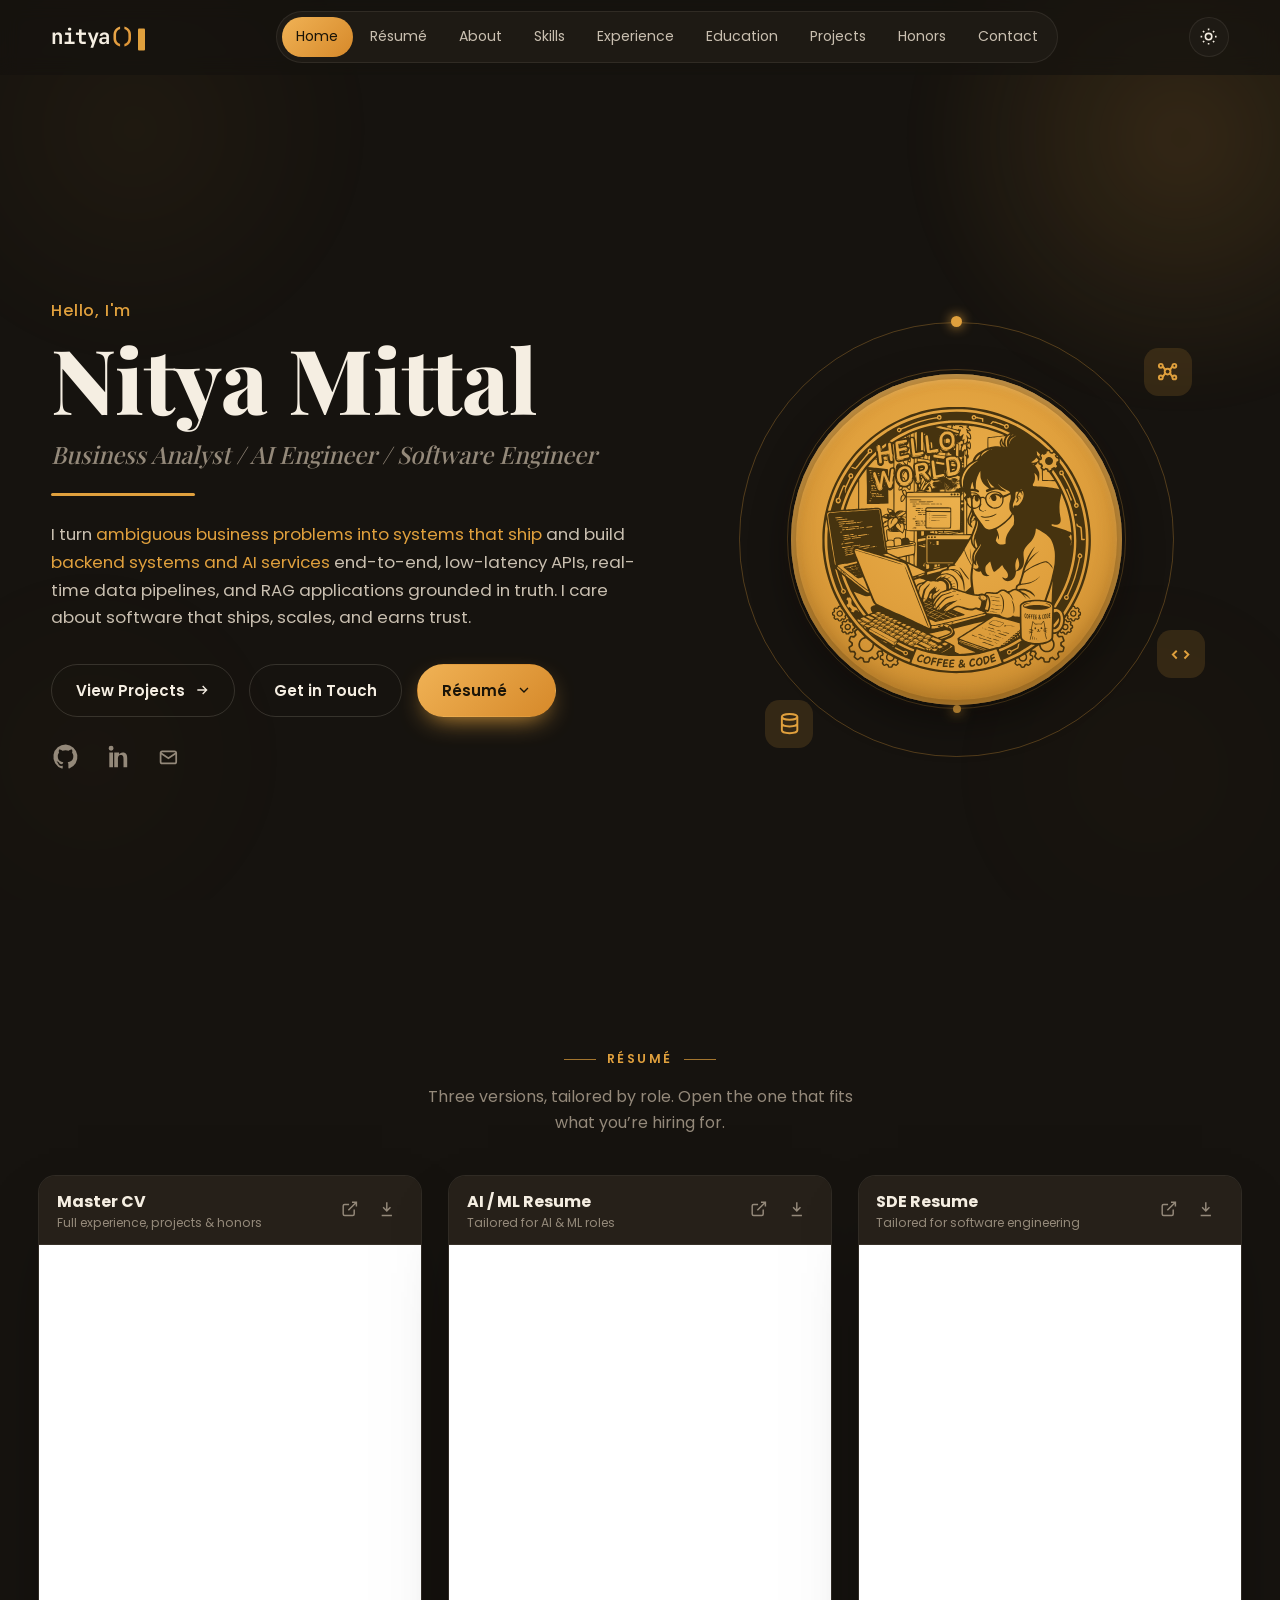
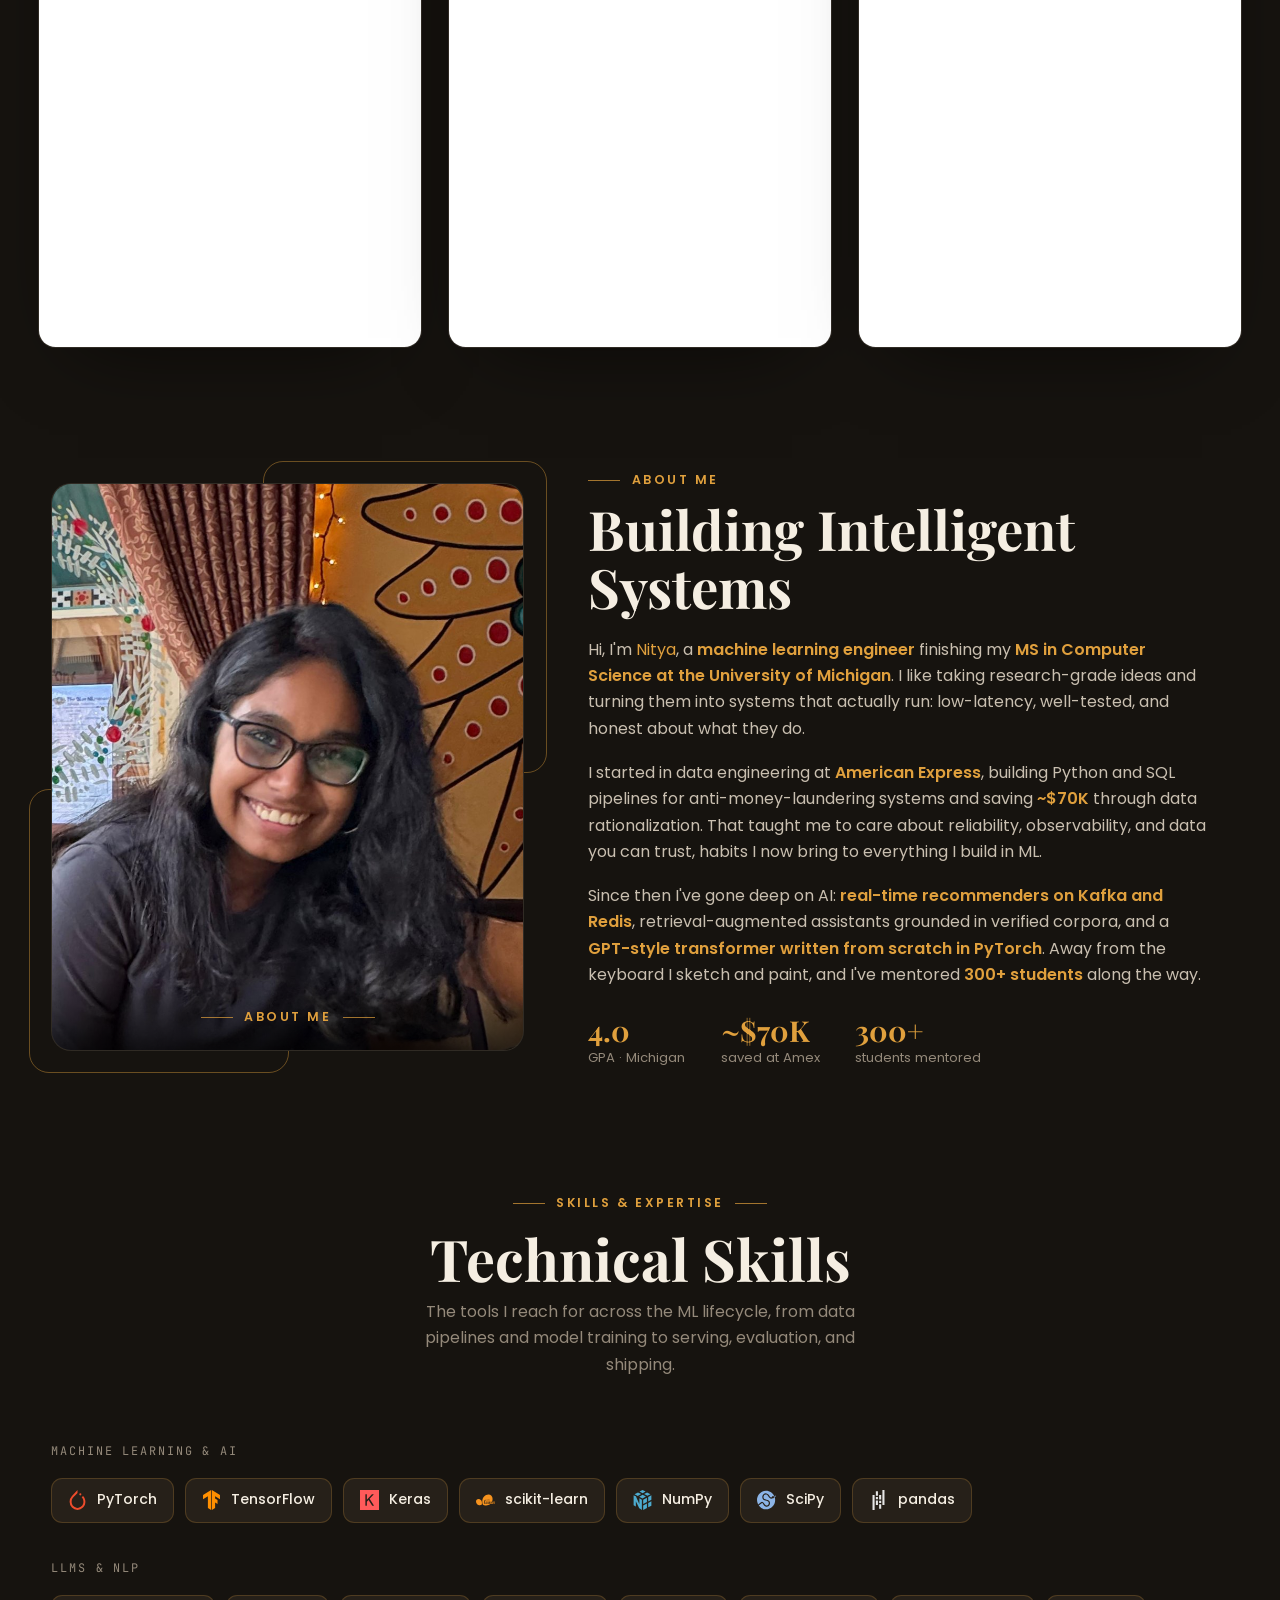
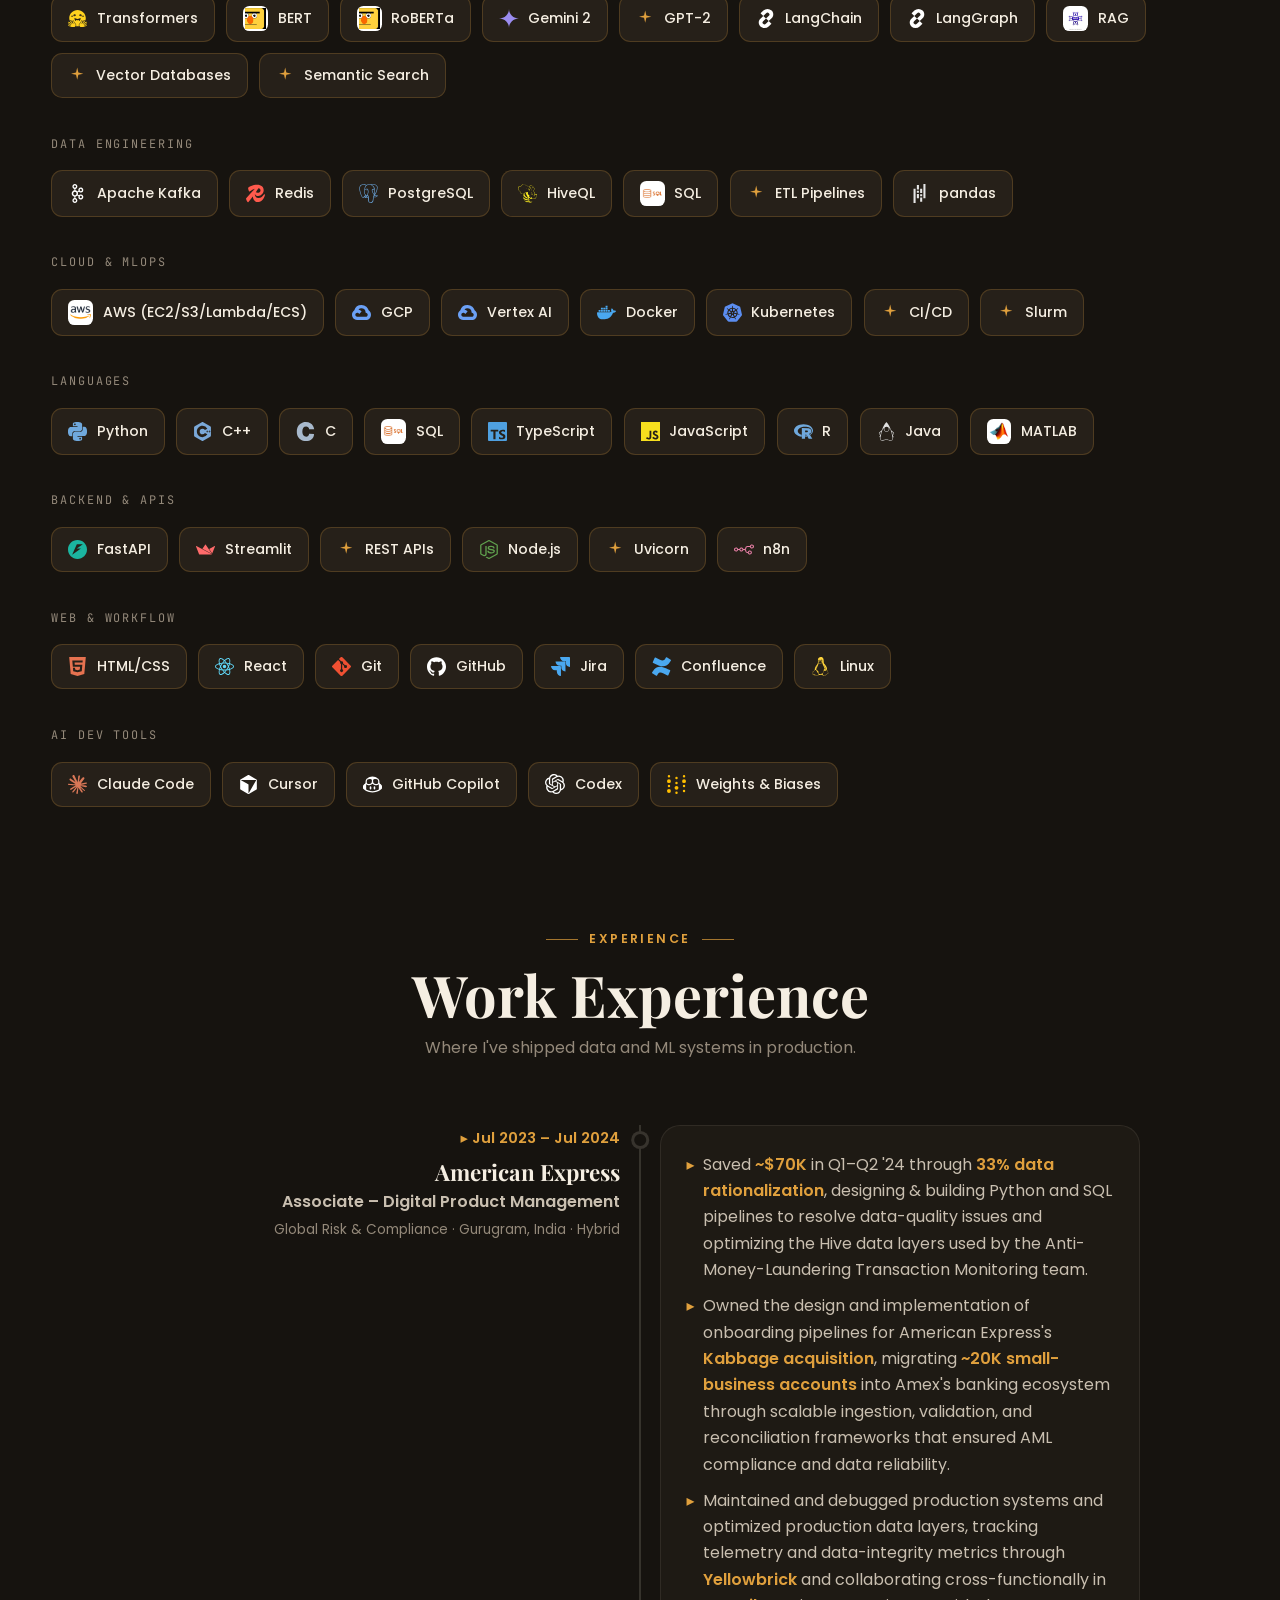
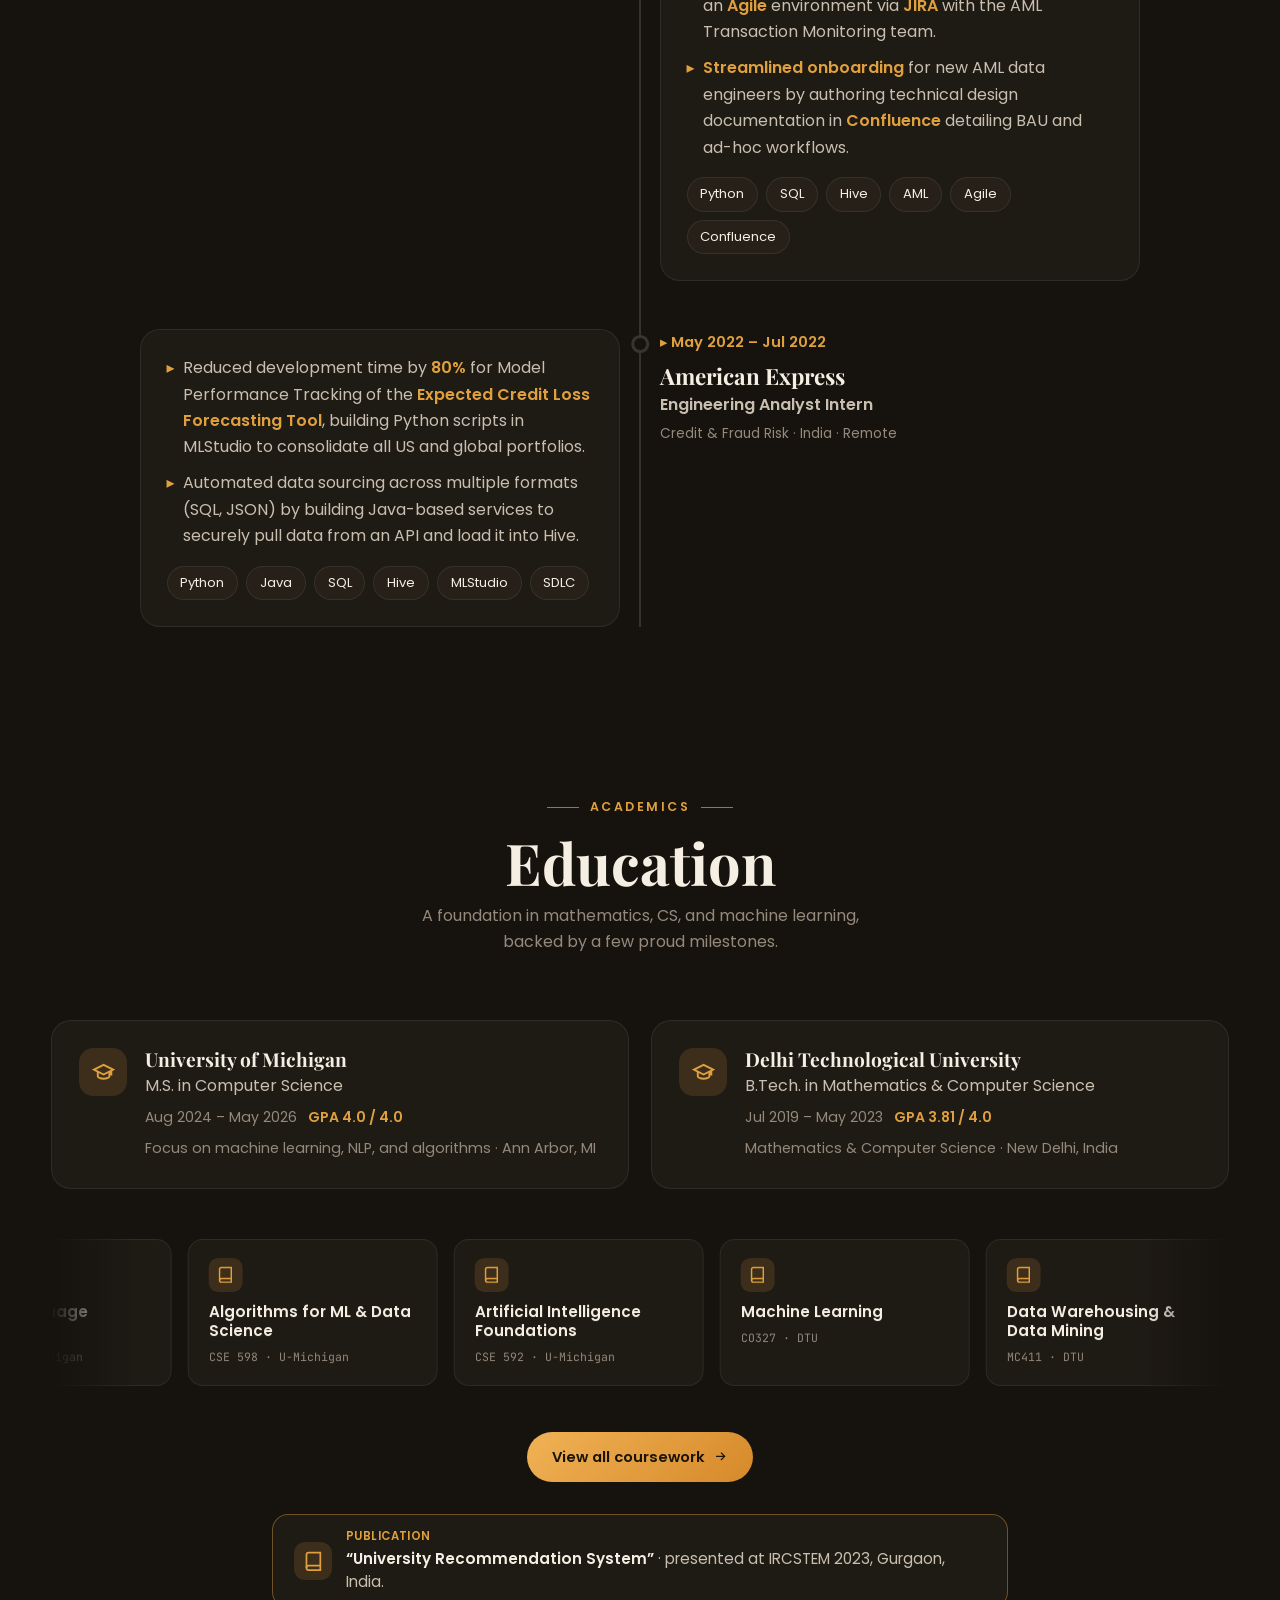
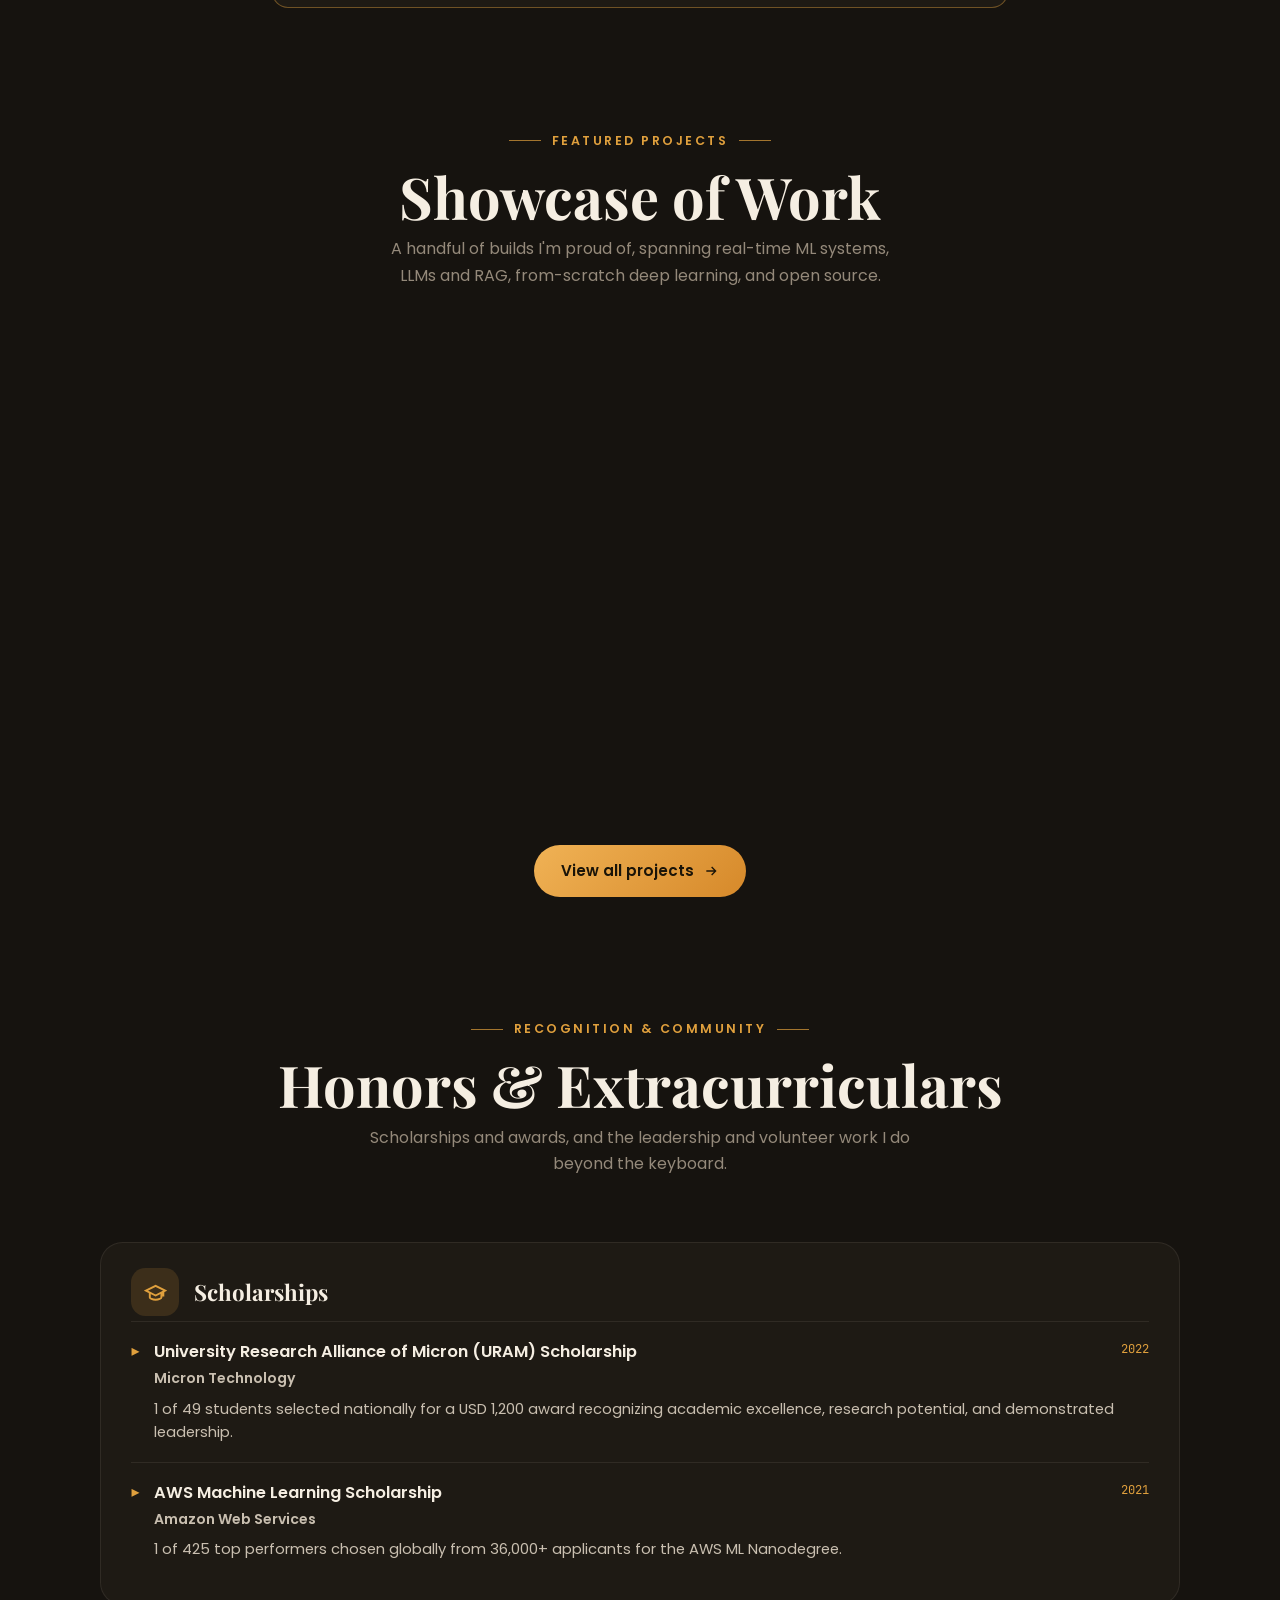
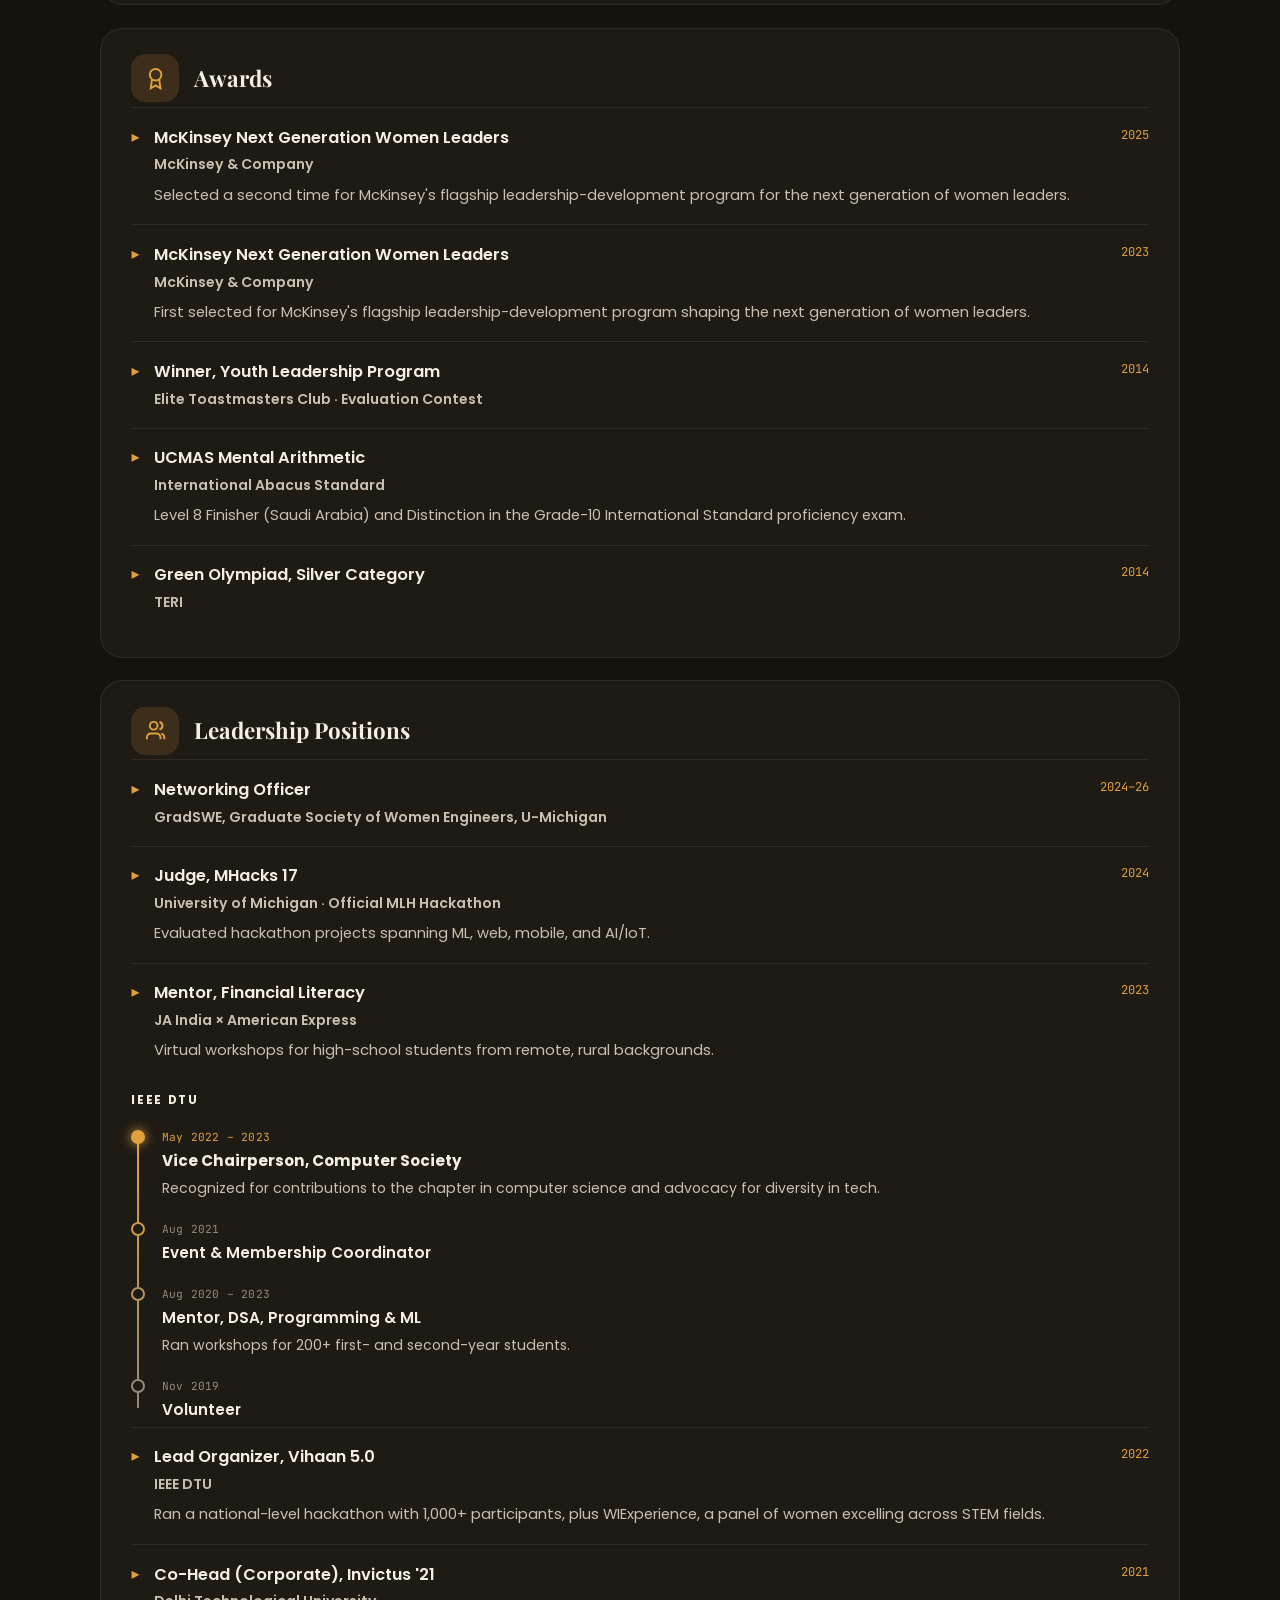
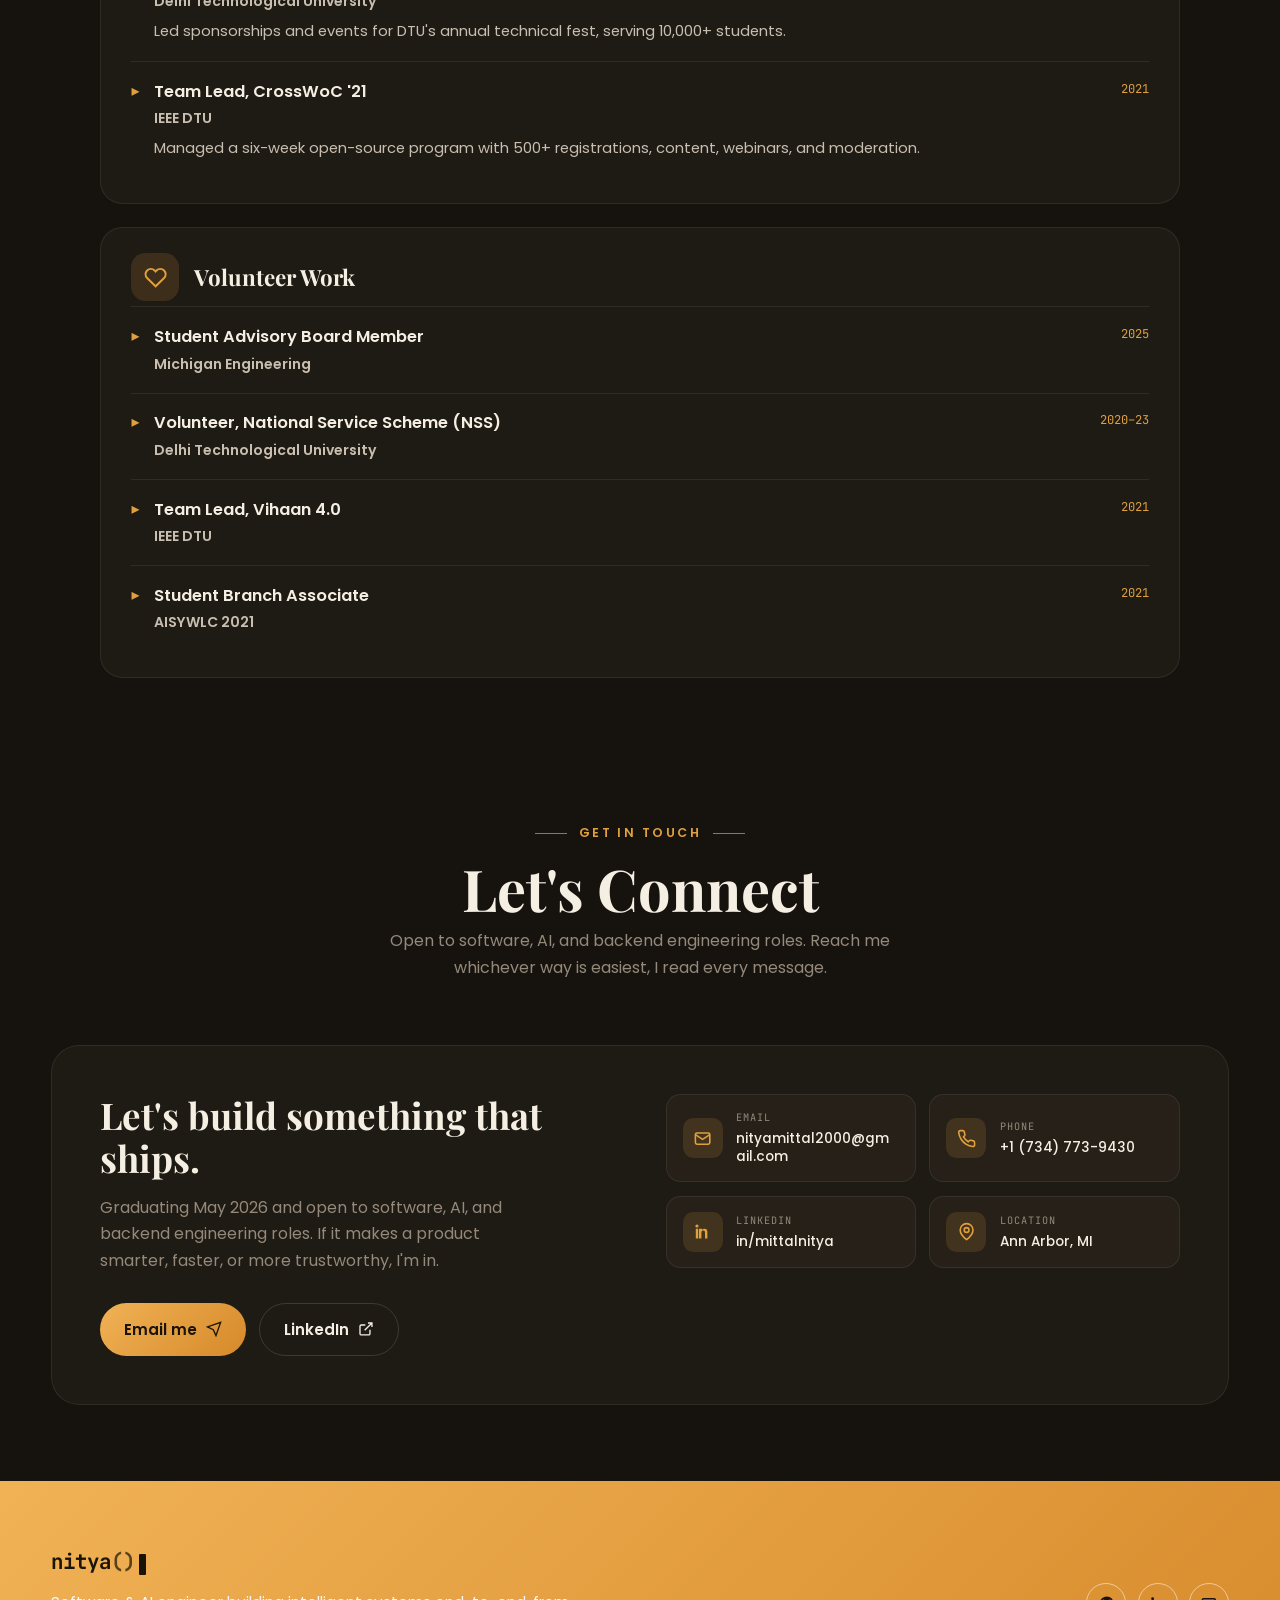
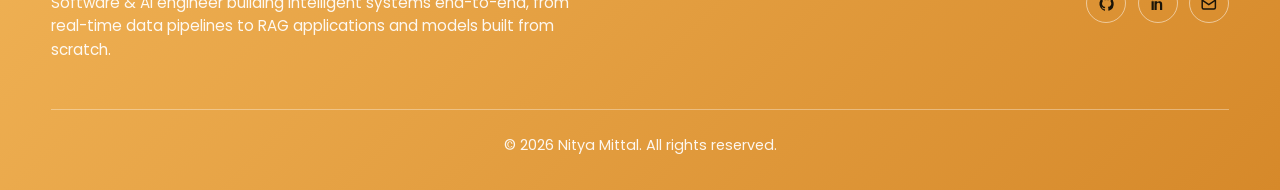
<file: index.html>
<!DOCTYPE html>
<html lang="en">
<head>
  <meta charset="utf-8">
  <meta name="viewport" content="width=device-width, initial-scale=1">
  <title>Nitya Mittal — Software & AI Engineer</title>
  <meta name="description" content="Software and AI engineer building backend systems and ML services end-to-end: low-latency APIs, real-time data pipelines, and RAG applications. MS CS at the University of Michigan, previously American Express.">
  <meta property="og:type" content="website">
  <meta property="og:title" content="Nitya Mittal — Software & AI Engineer">
  <meta property="og:description" content="Backend systems and AI services end-to-end: low-latency APIs, real-time data pipelines, and RAG applications grounded in truth.">
  <meta property="og:url" content="https://nityamittal.github.io/portfolio/">
  <meta property="og:image" content="https://nityamittal.github.io/portfolio/assets/img/nitya.jpg">
  <meta name="twitter:card" content="summary">
  <link rel="icon" type="image/svg+xml" href="assets/img/favicon.svg">
  <meta name="theme-color" content="#16130F">
  <link rel="stylesheet" href="css/fonts.css">
  <style>
  *{box-sizing:border-box;margin:0;padding:0}
    html{scroll-behavior:smooth;scroll-padding-top:74px;background:#16130F}
    body{margin:0;-webkit-font-smoothing:antialiased;background:#16130F}
    @keyframes nmPageIn{from{opacity:0}to{opacity:1}}
    #nm-root{animation:nmPageIn .5s ease both}
    #nm-root ::selection{background:var(--orange);color:var(--on-orange)}
    #nm-root>*:not(#nm-glows){position:relative;z-index:1}
    #nm-root a{text-decoration:none;color:inherit}
    #nm-root img{display:block;max-width:100%}
    #nm-proj-track::-webkit-scrollbar{display:none}
    #nm-root[data-theme="light"] #nm-skills img[data-inv="1"]{filter:invert(1)}
    #nm-root[data-theme="light"] #nm-skills img:not([data-inv="1"]){filter:drop-shadow(0 1px 1px rgba(0,0,0,.22))}
    @keyframes nm-spin{to{transform:rotate(360deg)}}
    @keyframes nm-bob{0%,100%{transform:translateY(0)}50%{transform:translateY(-10px)}}
    @keyframes nm-pulse{0%,100%{transform:translate(-50%,-50%) scale(.82);opacity:.4}50%{transform:translate(-50%,-50%) scale(1.12);opacity:.8}}
    @keyframes nm-sheen{0%{background-position:0% 50%}100%{background-position:200% 50%}}
    @media(max-width:880px){
      #nm-navmenu{position:fixed;inset:74px 0 auto 0;flex-direction:column;border-radius:0;padding:1rem;gap:.3rem;background:var(--bg);border:none;border-top:1px solid var(--border);transform:translateY(-130%);transition:transform .32s cubic-bezier(.16,1,.3,1)}
      #nm-navmenu[data-open="1"]{transform:none}
      #nm-navtoggle{display:grid !important}
      #nm-hero{grid-template-columns:1fr !important;text-align:center;gap:3rem;padding-top:3rem}
      #nm-hero .nm-c{justify-content:center;margin-inline:auto}
      #nm-orbit{order:-1}
      #nm-about{grid-template-columns:1fr !important}
      [data-grid]{grid-template-columns:1fr !important}
      #nm-contact-panel{grid-template-columns:1fr !important}
      #nm-footer-grid{grid-template-columns:1fr !important}
      #nm-tl-line{left:14px !important}
      #nm-tl-fill{left:14px !important}
      .nm-tl-item{grid-template-columns:1fr !important;gap:1rem !important;padding-left:40px}
      .nm-tl-item .nm-tl-meta{text-align:left !important;order:0 !important}
      .nm-tl-item .nm-tl-card{order:0 !important}
      .nm-tl-node{left:14px !important}
    }
    @media(prefers-reduced-motion:reduce){*{animation-duration:.001ms !important;animation-iteration-count:1 !important}}
  
  .nm-rdrop:hover .nm-rmenu,.nm-rdrop:focus-within .nm-rmenu{opacity:1 !important;visibility:visible !important;transform:translateY(0) !important}
  .nm-rdrop:hover .nm-rtrigger,.nm-rdrop:focus-within .nm-rtrigger{transform:translateY(-2px) !important;filter:brightness(1.06) !important;box-shadow:0 14px 30px -10px var(--orange) !important}
  .nm-rdrop:hover .nm-rcaret,.nm-rdrop:focus-within .nm-rcaret{transform:rotate(180deg) !important}
  
  @media(max-width:1024px){.nm-resume-grid{grid-template-columns:1fr !important}.nm-resume-grid iframe{height:min(85vh,1000px) !important}}
  
  a[data-copy-email],[data-copy-email]{cursor:pointer}
  #nm-copy-toast{position:fixed;left:50%;bottom:2.4rem;transform:translate(-50%,1.4rem) scale(.96);font-family:'Poppins',system-ui,sans-serif;background:linear-gradient(135deg,#F0B255,#D6892A);color:#1A1408;border:1px solid transparent;border-radius:.9rem;padding:.95rem 1.5rem;font-size:1rem;font-weight:700;letter-spacing:.01em;display:flex;align-items:center;gap:.7rem;box-shadow:0 22px 50px -12px rgba(224,160,61,.65),0 0 0 4px rgba(224,160,61,.22);opacity:0;visibility:hidden;transition:opacity .28s ease,transform .3s cubic-bezier(.16,1,.3,1),visibility .28s ease;z-index:9999;pointer-events:none}
  #nm-copy-toast.show{opacity:1;visibility:visible;transform:translate(-50%,0) scale(1)}
  
  @keyframes nmCaret{0%,49%{opacity:1}50%,100%{opacity:0}}
  </style>
  <noscript>
    <style>[data-reveal]{opacity:1 !important;transform:none !important}</style>
  </noscript>
</head>
<body>
<div id="nm-root" style="--accent-grad:linear-gradient(135deg,#F0B255,#D6892A);--glow:rgba(224,160,61,.5);--orange:#E0A03D;--orange-hover:#F0B255;--orange-deep:#C8862A;--on-orange:#1A1408;--bg:#16130F;--surface:#1E1A14;--surface-2:#262019;--fg:#F5EEE2;--fg-body:#C9BFB0;--fg-muted:#94897A;--border:rgba(255,243,224,.08);--border-strong:rgba(255,243,224,.14);--chip-bg:rgba(224,160,61,.13);--chip-bd:rgba(224,160,61,.42);--badge-bg:rgba(224,160,61,.15);--ring:rgba(224,160,61,.30);background:var(--bg);color:var(--fg-body);font-family:'Poppins',system-ui,sans-serif;line-height:1.65;min-height:100vh;overflow-x:clip;position:relative">

  <div id="nm-glows" aria-hidden="true" style="position:fixed;inset:0;z-index:0;pointer-events:none;overflow:hidden">
    <div id="nm-g-tl" style="position:absolute;top:-18%;left:-12%;width:46vw;height:46vw;border-radius:50%;background:radial-gradient(circle,var(--glow),transparent 66%);filter:blur(26px);opacity:.18;transition:opacity .7s ease,transform 1.5s cubic-bezier(.4,0,.2,1);will-change:opacity,transform"></div>
    <div id="nm-g-tr" style="position:absolute;top:-14%;right:-14%;width:42vw;height:42vw;border-radius:50%;background:radial-gradient(circle,var(--glow),transparent 66%);filter:blur(26px);opacity:.12;transition:opacity .7s ease,transform 1.5s cubic-bezier(.4,0,.2,1);will-change:opacity,transform"></div>
    <div id="nm-g-bl" style="position:absolute;bottom:-16%;left:-14%;width:44vw;height:44vw;border-radius:50%;background:radial-gradient(circle,var(--glow),transparent 66%);filter:blur(26px);opacity:.12;transition:opacity .7s ease,transform 1.5s cubic-bezier(.4,0,.2,1);will-change:opacity,transform"></div>
    <div id="nm-g-br" style="position:absolute;bottom:-18%;right:-12%;width:46vw;height:46vw;border-radius:50%;background:radial-gradient(circle,var(--glow),transparent 66%);filter:blur(26px);opacity:.16;transition:opacity .7s ease,transform 1.5s cubic-bezier(.4,0,.2,1);will-change:opacity,transform"></div>
  </div>

  <header id="nm-header" style="position:sticky;top:0;z-index:50;backdrop-filter:blur(10px);background:color-mix(in srgb,var(--bg) 72%,transparent);border-bottom:1px solid transparent;transition:border-color .32s">
    <div style="width:min(1180px,92vw);margin-inline:auto;display:flex;align-items:center;justify-content:space-between;height:74px">
      <a href="#nm-home" style="display:inline-flex;align-items:center;font-family:'JetBrains Mono',ui-monospace,monospace;font-weight:600;color:var(--fg);font-size:1.3rem;letter-spacing:-.01em">nitya<b style="background:var(--accent-grad);-webkit-background-clip:text;background-clip:text;-webkit-text-fill-color:transparent;color:transparent;font-weight:600">()</b><span style="display:inline-block;width:.6ch;height:1.05em;background:var(--orange);margin-left:4px;transform:translateY(.12em);border-radius:1px;animation:nmCaret 1.1s steps(1) infinite"></span></a>
      <nav id="nm-navmenu" data-open="0" style="display:flex;gap:.2rem;align-items:center;padding:.32rem;border-radius:9999px;background:var(--surface);border:1px solid var(--border);position:relative">
        <span id="nm-navpill" aria-hidden="true" style="position:absolute;top:.32rem;bottom:.32rem;left:0;width:0;border-radius:9999px;background:var(--accent-grad);transform:translateX(0);transition:transform .5s cubic-bezier(.22,1,.36,1),width .5s cubic-bezier(.22,1,.36,1);z-index:0;opacity:0;pointer-events:none"></span>
        <a data-nav="nm-home" href="#nm-home" data-action="closeMenu" style="padding:.5rem .9rem;border-radius:9999px;font-size:.88rem;color:var(--on-orange);background:transparent;position:relative;z-index:1;transition:color .35s ease">Home</a>
        <a data-nav="nm-resume" href="#nm-resume" data-action="closeMenu" style="padding:.5rem .9rem;border-radius:9999px;font-size:.88rem;color:var(--fg-body);background:transparent;position:relative;z-index:1;transition:color .35s ease">Résumé</a>
        <a data-nav="nm-about-sec" href="#nm-about-sec" data-action="closeMenu" style="padding:.5rem .9rem;border-radius:9999px;font-size:.88rem;color:var(--fg-body);background:transparent;position:relative;z-index:1;transition:color .35s ease">About</a>
        <a data-nav="nm-skills" href="#nm-skills" data-action="closeMenu" style="padding:.5rem .9rem;border-radius:9999px;font-size:.88rem;color:var(--fg-body);background:transparent;position:relative;z-index:1;transition:color .35s ease">Skills</a>
        <a data-nav="nm-experience" href="#nm-experience" data-action="closeMenu" style="padding:.5rem .9rem;border-radius:9999px;font-size:.88rem;color:var(--fg-body);background:transparent;position:relative;z-index:1;transition:color .35s ease">Experience</a>
        <a data-nav="nm-education" href="#nm-education" data-action="closeMenu" style="padding:.5rem .9rem;border-radius:9999px;font-size:.88rem;color:var(--fg-body);background:transparent;position:relative;z-index:1;transition:color .35s ease">Education</a>
        <a data-nav="nm-projects" href="#nm-projects" data-action="closeMenu" style="padding:.5rem .9rem;border-radius:9999px;font-size:.88rem;color:var(--fg-body);background:transparent;position:relative;z-index:1;transition:color .35s ease">Projects</a>
        <a data-nav="nm-honors" href="#nm-honors" data-action="closeMenu" style="padding:.5rem .9rem;border-radius:9999px;font-size:.88rem;color:var(--fg-body);background:transparent;position:relative;z-index:1;transition:color .35s ease">Honors</a>
        
        <a data-nav="nm-contact" href="#nm-contact" data-action="closeMenu" style="padding:.5rem .9rem;border-radius:9999px;font-size:.88rem;color:var(--fg-body);background:transparent;position:relative;z-index:1;transition:color .35s ease">Contact</a>
      </nav>
      <div style="display:flex;align-items:center;gap:.6rem">
        <button data-action="themeToggle" aria-label="Toggle theme" style="width:2.5rem;height:2.5rem;border-radius:9999px;display:grid;place-items:center;background:var(--surface);border:1px solid var(--border);color:var(--fg);cursor:pointer;transition:transform .32s cubic-bezier(.16,1,.3,1),border-color .18s,color .18s" data-hover="border-color:var(--orange);color:var(--orange);transform:rotate(-25deg)">
          <svg id="nm-themeicon" viewBox="0 0 24 24" fill="none" stroke="currentColor" stroke-width="2" style="width:1.2rem;height:1.2rem"><circle cx="12" cy="12" r="4"></circle><path d="M12 2v2M12 20v2M5 5l1.5 1.5M17.5 17.5 19 19M2 12h2M20 12h2M5 19l1.5-1.5M17.5 6.5 19 5"></path></svg>
        </button>
        <button id="nm-navtoggle" data-action="menuToggle" aria-label="Menu" style="width:2.5rem;height:2.5rem;border-radius:9999px;display:none;place-items:center;background:var(--surface);border:1px solid var(--border);color:var(--fg);cursor:pointer">
          <svg viewBox="0 0 24 24" fill="none" stroke="currentColor" stroke-width="2" style="width:1.2rem;height:1.2rem"><path d="M3 6h18M3 12h18M3 18h18"></path></svg>
        </button>
      </div>
    </div>
  </header>

  <main>
    <!-- HERO -->
    <section id="nm-home" style="padding:clamp(2rem,4vw,4rem) 0;position:relative">
      <div id="nm-hero" style="width:min(1180px,92vw);margin-inline:auto;display:grid;grid-template-columns:1.05fr .95fr;align-items:center;gap:2rem;min-height:calc(100vh - 74px)">
        <div data-reveal="" data-reveal-up="" style="opacity:0;transform:translateY(28px);transition:opacity .6s cubic-bezier(.16,1,.3,1),transform .6s cubic-bezier(.16,1,.3,1)">
          <p style="color:var(--orange);font-weight:500;letter-spacing:.05em;margin:0">Hello, I'm</p>
          <h1 style="font-family:'Playfair Display',Georgia,serif;color:var(--fg);line-height:1.06;font-weight:800;font-size:clamp(3rem,8vw,5.6rem);margin:.4rem 0 .6rem">Nitya Mittal</h1>
          <p style="font-family:'Playfair Display',Georgia,serif;font-style:italic;color:var(--fg-muted);font-size:clamp(1.1rem,2.4vw,1.5rem);margin:0 0 1.1rem">Business Analyst / AI Engineer / Software Engineer</p>
          <div style="width:9rem;height:3px;border-radius:2px;background:var(--orange);margin-bottom:1.6rem"></div>
          <p style="max-width:54ch;font-size:1.05rem;margin:0">I turn <span style="color:var(--orange)">ambiguous business problems into systems that ship</span>  and build <span style="color:var(--orange)">backend systems and AI services</span> end-to-end, low-latency APIs, real-time data pipelines, and RAG applications grounded in truth. I care about software that ships, scales, and earns trust.</p>
          <div class="nm-c" style="display:flex;gap:.9rem;margin:2rem 0 1.6rem;flex-wrap:wrap">
            <a href="#nm-projects" style="display:inline-flex;align-items:center;gap:.55rem;border-radius:9999px;padding:.8rem 1.5rem;font-weight:600;font-size:.95rem;cursor:pointer;background:transparent;color:var(--fg);border:1px solid var(--border-strong);transition:transform .32s cubic-bezier(.16,1,.3,1),border-color .18s,color .18s" data-hover="border-color:var(--orange);color:var(--orange);transform:translateY(-2px)">View Projects<svg viewBox="0 0 24 24" fill="none" stroke="currentColor" stroke-width="2" style="width:1.05em;height:1.05em"><path d="M5 12h14M13 6l6 6-6 6"></path></svg></a>
            <a href="#nm-contact" style="display:inline-flex;align-items:center;gap:.55rem;border-radius:9999px;padding:.8rem 1.5rem;font-weight:600;font-size:.95rem;cursor:pointer;background:transparent;color:var(--fg);border:1px solid var(--border-strong);transition:transform .32s cubic-bezier(.16,1,.3,1),border-color .18s,color .18s" data-hover="border-color:var(--orange);color:var(--orange);transform:translateY(-2px)">Get in Touch</a>
            <div class="nm-rdrop" style="position:relative;display:inline-flex"><button type="button" class="nm-rtrigger" aria-haspopup="true" style="display:inline-flex;align-items:center;gap:.55rem;border-radius:9999px;padding:.8rem 1.5rem;font-weight:600;font-size:.95rem;cursor:pointer;background:var(--accent-grad);color:var(--on-orange);border:1px solid transparent;box-shadow:0 10px 26px -10px var(--orange);transition:transform .32s cubic-bezier(.16,1,.3,1),box-shadow .18s,filter .18s;font-family:inherit;text-decoration:none">Résumé <svg viewBox="0 0 24 24" fill="none" stroke="currentColor" stroke-width="2" class="nm-rcaret" style="width:1.05em;height:1.05em;transition:transform .3s ease"><path d="M6 9l6 6 6-6"></path></svg></button><div class="nm-rmenu" style="position:absolute;top:100%;left:0;padding-top:.6rem;opacity:0;visibility:hidden;transform:translateY(8px);transition:opacity .26s ease,transform .26s cubic-bezier(.16,1,.3,1),visibility .26s ease;z-index:60"><div style="min-width:248px;padding:.4rem;border-radius:1rem;background:var(--surface);border:1px solid var(--border);box-shadow:0 20px 44px -14px rgba(0,0,0,.55);display:flex;flex-direction:column;gap:.12rem"><span style="padding:.5rem .72rem .3rem;font-family:'JetBrains Mono',ui-monospace,monospace;font-size:.64rem;letter-spacing:.14em;text-transform:uppercase;color:var(--fg-body);opacity:.7">Choose by role</span><a href="Nitya-Mittal-Master-CV.pdf" target="_blank" rel="noopener" class="nm-ritem" style="display:flex;flex-direction:column;gap:.12rem;padding:.6rem .72rem;border-radius:.7rem;text-decoration:none;color:var(--fg);background:transparent;transition:background .2s ease,color .2s ease" data-hover="background:var(--accent-grad);color:var(--on-orange)"><span style="font-weight:600;font-size:.92rem;line-height:1.2">Master CV</span><span style="font-size:.74rem;opacity:.72;line-height:1.25">Full experience, projects &amp; honors</span></a><a href="Nitya-Mittal-AI-Resume.pdf" target="_blank" rel="noopener" class="nm-ritem" style="display:flex;flex-direction:column;gap:.12rem;padding:.6rem .72rem;border-radius:.7rem;text-decoration:none;color:var(--fg);background:transparent;transition:background .2s ease,color .2s ease" data-hover="background:var(--accent-grad);color:var(--on-orange)"><span style="font-weight:600;font-size:.92rem;line-height:1.2">AI / ML Resume</span><span style="font-size:.74rem;opacity:.72;line-height:1.25">Tailored for AI &amp; ML roles</span></a><a href="Nitya-Mittal-SDE-Resume.pdf" target="_blank" rel="noopener" class="nm-ritem" style="display:flex;flex-direction:column;gap:.12rem;padding:.6rem .72rem;border-radius:.7rem;text-decoration:none;color:var(--fg);background:transparent;transition:background .2s ease,color .2s ease" data-hover="background:var(--accent-grad);color:var(--on-orange)"><span style="font-weight:600;font-size:.92rem;line-height:1.2">SDE Resume</span><span style="font-size:.74rem;opacity:.72;line-height:1.25">Tailored for software engineering</span></a></div></div></div>
          </div>
          <div class="nm-c" style="display:flex;gap:1.5rem;color:var(--fg-muted);align-items:center">
            <a href="https://github.com/nityamittal" target="_blank" rel="noopener" aria-label="GitHub" style="transition:color .18s,transform .18s" data-hover="color:var(--orange);transform:translateY(-2px)"><svg viewBox="0 0 24 24" fill="currentColor" style="width:1.85rem;height:1.85rem"><path d="M12 2A10 10 0 0 0 8.8 21.5c.5.1.7-.2.7-.5v-1.7c-2.8.6-3.4-1.3-3.4-1.3-.5-1.2-1.1-1.5-1.1-1.5-.9-.6.1-.6.1-.6 1 .1 1.5 1 1.5 1 .9 1.5 2.3 1.1 2.9.8.1-.6.3-1.1.6-1.3-2.2-.3-4.6-1.1-4.6-5 0-1.1.4-2 1-2.7-.1-.3-.4-1.3.1-2.6 0 0 .8-.3 2.7 1a9.4 9.4 0 0 1 5 0c1.9-1.3 2.7-1 2.7-1 .5 1.3.2 2.3.1 2.6.6.7 1 1.6 1 2.7 0 3.9-2.4 4.7-4.6 5 .3.3.6.9.6 1.8v2.7c0 .3.2.6.7.5A10 10 0 0 0 12 2Z"></path></svg></a>
            <a href="https://www.linkedin.com/in/mittalnitya/" target="_blank" rel="noopener" aria-label="LinkedIn" style="transition:color .18s,transform .18s" data-hover="color:var(--orange);transform:translateY(-2px)"><svg viewBox="0 0 24 24" fill="currentColor" style="width:1.85rem;height:1.85rem"><path d="M6.94 5a2 2 0 1 1-4 0 2 2 0 0 1 4 0ZM3.5 8.5h3v12h-3v-12Zm5 0h2.9v1.6h.04c.4-.76 1.4-1.6 2.9-1.6 3.1 0 3.66 2 3.66 4.7v7.3h-3v-6.5c0-1.55-.03-3.5-2.1-3.5s-2.4 1.65-2.4 3.4v6.6h-3v-12Z"></path></svg></a>
            <a href="mailto:nityamittal2000@gmail.com" data-copy-email="nityamittal2000@gmail.com" aria-label="Email" style="transition:color .18s,transform .18s" data-hover="color:var(--orange);transform:translateY(-2px)"><svg viewBox="0 0 24 24" fill="none" stroke="currentColor" stroke-width="2" style="width:1.3rem;height:1.3rem"><rect x="3" y="5" width="18" height="14" rx="2"></rect><path d="m3 7 9 6 9-6"></path></svg></a>
          </div>
        </div>
        <div id="nm-orbit" data-reveal="" style="opacity:0;transition:opacity .6s cubic-bezier(.16,1,.3,1);position:relative;aspect-ratio:1;width:min(34vw,440px);margin-inline:auto;display:grid;place-items:center" aria-hidden="true">
          <div style="position:absolute;inset:0;border-radius:50%;border:1px solid var(--ring)"></div>
          <div style="position:absolute;inset:11%;border-radius:50%;border:1px solid var(--ring)"></div>
          <div style="position:absolute;inset:23%;border-radius:50%;border:1px solid var(--ring)"></div>
          <div style="position:absolute;inset:0;animation:nm-spin 38s linear infinite"><span style="position:absolute;width:.7rem;height:.7rem;border-radius:50%;background:var(--orange);box-shadow:0 0 12px var(--orange);top:-.35rem;left:calc(50% - .35rem)"></span></div>
          <div style="position:absolute;inset:11%;animation:nm-spin 52s linear infinite reverse"><span style="position:absolute;width:.5rem;height:.5rem;border-radius:50%;background:var(--orange);box-shadow:0 0 12px var(--orange);bottom:-.25rem;left:calc(50% - .25rem)"></span></div>
          <div style="position:absolute;inset:23%;animation:nm-spin 44s linear infinite"><span style="position:absolute;width:.45rem;height:.45rem;border-radius:50%;background:var(--orange);box-shadow:0 0 10px var(--orange);top:-.22rem;left:calc(50% - .22rem)"></span></div>
          <div aria-hidden="true" style="position:absolute;left:50%;top:50%;width:82%;height:82%;transform:translate(-50%,-50%);border-radius:50%;background:radial-gradient(circle,color-mix(in srgb,var(--orange) 55%,transparent),transparent 68%);filter:blur(20px);opacity:.6;z-index:1"></div>
          <div style="position:relative;z-index:2;width:76%;height:76%;border-radius:50%;display:grid;place-items:center;background:radial-gradient(circle at 50% 38%,#EBB04C 0%,#E0A03D 45%,#C5862C 100%);box-shadow:inset 0 0 0 5px rgba(120,80,20,.38),inset 0 3px 10px rgba(255,232,190,.5),inset 0 -8px 22px rgba(110,70,16,.45),0 14px 40px rgba(0,0,0,.4);animation:nm-bob 6s cubic-bezier(.16,1,.3,1) infinite">
            <img src="assets/img/hero-badge.svg" alt="Nitya Mittal, coffee &amp; code" style="width:88%;height:88%;object-fit:contain">
          </div>
          <span style="position:absolute;z-index:3;top:6%;right:-4%;animation:nm-bob 5s cubic-bezier(.16,1,.3,1) .6s infinite;width:3rem;height:3rem;display:grid;place-items:center;border-radius:.9rem;background:var(--badge-bg);color:var(--orange)"><svg viewBox="0 0 24 24" fill="none" stroke="currentColor" stroke-width="2" style="width:1.45rem;height:1.45rem"><circle cx="12" cy="12" r="3"></circle><circle cx="5" cy="6" r="2"></circle><circle cx="19" cy="6" r="2"></circle><circle cx="5" cy="18" r="2"></circle><circle cx="19" cy="18" r="2"></circle><path d="M7 6.5 10 11M17 6.5 14 11M7 17.5 10 13M17 17.5 14 13"></path></svg></span>
          <span style="position:absolute;z-index:3;bottom:18%;right:-7%;animation:nm-bob 5s cubic-bezier(.16,1,.3,1) 1.6s infinite;width:3rem;height:3rem;display:grid;place-items:center;border-radius:.9rem;background:var(--badge-bg);color:var(--orange)"><svg viewBox="0 0 24 24" fill="none" stroke="currentColor" stroke-width="2" style="width:1.45rem;height:1.45rem"><path d="m8 8-4 4 4 4M16 8l4 4-4 4"></path></svg></span>
          <span style="position:absolute;z-index:3;bottom:2%;left:6%;animation:nm-bob 5s cubic-bezier(.16,1,.3,1) 1.1s infinite;width:3rem;height:3rem;display:grid;place-items:center;border-radius:.9rem;background:var(--badge-bg);color:var(--orange)"><svg viewBox="0 0 24 24" fill="none" stroke="currentColor" stroke-width="2" style="width:1.45rem;height:1.45rem"><ellipse cx="12" cy="5" rx="8" ry="3"></ellipse><path d="M4 5v14c0 1.7 3.6 3 8 3s8-1.3 8-3V5M4 12c0 1.7 3.6 3 8 3s8-1.3 8-3"></path></svg></span>
        </div>
      </div>
    </section>

    <section id="nm-resume" style="padding:clamp(1.5rem,3vw,2.4rem) 0 clamp(3.2rem,6vw,5.5rem);position:relative"><div style="width:min(1500px,94vw);margin-inline:auto"><div data-reveal="" data-reveal-up="" style="opacity:0;transform:translateY(28px);transition:opacity .6s cubic-bezier(.16,1,.3,1),transform .6s cubic-bezier(.16,1,.3,1);text-align:center;margin-bottom:clamp(1.6rem,3vw,2.4rem)"><span style="display:inline-flex;align-items:center;gap:.7rem;justify-content:center;font-weight:600;font-size:.78rem;letter-spacing:.2em;text-transform:uppercase;color:var(--orange)"><span style="width:2rem;height:1px;background:var(--orange);opacity:.7"></span>Résumé<span style="width:2rem;height:1px;background:var(--orange);opacity:.7"></span></span><p style="margin:.9rem auto 0;max-width:46ch;color:var(--fg-muted);font-size:1rem">Three versions, tailored by role. Open the one that fits what you’re hiring for.</p></div><div class="nm-resume-grid" style="display:grid;grid-template-columns:repeat(3,1fr);gap:clamp(1rem,2vw,1.6rem);align-items:start"><div data-reveal="" data-reveal-up="" style="opacity:0;transform:translateY(28px);transition:opacity .6s cubic-bezier(.16,1,.3,1),transform .6s cubic-bezier(.16,1,.3,1);display:flex;flex-direction:column;background:var(--surface);border:1px solid var(--border);border-radius:1.1rem;overflow:hidden;box-shadow:0 30px 80px -40px rgba(0,0,0,.7)"><div style="padding:1rem 1.1rem .85rem;border-bottom:1px solid var(--border);background:var(--surface-2)"><div style="display:flex;align-items:flex-start;justify-content:space-between;gap:.6rem"><div style="min-width:0"><div style="font-weight:700;font-size:1rem;color:var(--fg);line-height:1.2">Master CV</div><div style="font-size:.76rem;color:var(--fg-muted);margin-top:.2rem;line-height:1.3">Full experience, projects &amp; honors</div></div><div style="display:flex;align-items:center;gap:.25rem;flex:none"><a href="Nitya-Mittal-Master-CV.pdf" target="_blank" rel="noopener" title="Open in new tab" aria-label="Open in new tab" style="width:2.1rem;height:2.1rem;border-radius:.55rem;display:grid;place-items:center;color:var(--fg-muted);transition:background-color .18s,color .18s" data-hover="background:var(--badge-bg);color:var(--orange)"><svg viewBox="0 0 24 24" fill="none" stroke="currentColor" stroke-width="2" style="width:1.1rem;height:1.1rem"><path d="M15 3h6v6M10 14 21 3M18 13v6a2 2 0 0 1-2 2H5a2 2 0 0 1-2-2V8a2 2 0 0 1 2-2h6"></path></svg></a><a href="Nitya-Mittal-Master-CV.pdf" download="" title="Download" aria-label="Download" style="width:2.1rem;height:2.1rem;border-radius:.55rem;display:grid;place-items:center;color:var(--fg-muted);transition:background-color .18s,color .18s" data-hover="background:var(--badge-bg);color:var(--orange)"><svg viewBox="0 0 24 24" fill="none" stroke="currentColor" stroke-width="2" style="width:1.1rem;height:1.1rem"><path d="M12 3v12M7 10l5 5 5-5M5 21h14"></path></svg></a></div></div></div><iframe src="Nitya-Mittal-Master-CV.pdf#view=FitH&amp;toolbar=0&amp;navpanes=0" title="Master CV" loading="lazy" style="width:100%;height:min(78vh,920px);border:0;display:block;background:#fff"></iframe></div><div data-reveal="" data-reveal-up="" style="opacity:0;transform:translateY(28px);transition:opacity .6s cubic-bezier(.16,1,.3,1),transform .6s cubic-bezier(.16,1,.3,1);display:flex;flex-direction:column;background:var(--surface);border:1px solid var(--border);border-radius:1.1rem;overflow:hidden;box-shadow:0 30px 80px -40px rgba(0,0,0,.7)"><div style="padding:1rem 1.1rem .85rem;border-bottom:1px solid var(--border);background:var(--surface-2)"><div style="display:flex;align-items:flex-start;justify-content:space-between;gap:.6rem"><div style="min-width:0"><div style="font-weight:700;font-size:1rem;color:var(--fg);line-height:1.2">AI / ML Resume</div><div style="font-size:.76rem;color:var(--fg-muted);margin-top:.2rem;line-height:1.3">Tailored for AI &amp; ML roles</div></div><div style="display:flex;align-items:center;gap:.25rem;flex:none"><a href="Nitya-Mittal-AI-Resume.pdf" target="_blank" rel="noopener" title="Open in new tab" aria-label="Open in new tab" style="width:2.1rem;height:2.1rem;border-radius:.55rem;display:grid;place-items:center;color:var(--fg-muted);transition:background-color .18s,color .18s" data-hover="background:var(--badge-bg);color:var(--orange)"><svg viewBox="0 0 24 24" fill="none" stroke="currentColor" stroke-width="2" style="width:1.1rem;height:1.1rem"><path d="M15 3h6v6M10 14 21 3M18 13v6a2 2 0 0 1-2 2H5a2 2 0 0 1-2-2V8a2 2 0 0 1 2-2h6"></path></svg></a><a href="Nitya-Mittal-AI-Resume.pdf" download="" title="Download" aria-label="Download" style="width:2.1rem;height:2.1rem;border-radius:.55rem;display:grid;place-items:center;color:var(--fg-muted);transition:background-color .18s,color .18s" data-hover="background:var(--badge-bg);color:var(--orange)"><svg viewBox="0 0 24 24" fill="none" stroke="currentColor" stroke-width="2" style="width:1.1rem;height:1.1rem"><path d="M12 3v12M7 10l5 5 5-5M5 21h14"></path></svg></a></div></div></div><iframe src="Nitya-Mittal-AI-Resume.pdf#view=FitH&amp;toolbar=0&amp;navpanes=0" title="AI / ML Resume" loading="lazy" style="width:100%;height:min(78vh,920px);border:0;display:block;background:#fff"></iframe></div><div data-reveal="" data-reveal-up="" style="opacity:0;transform:translateY(28px);transition:opacity .6s cubic-bezier(.16,1,.3,1),transform .6s cubic-bezier(.16,1,.3,1);display:flex;flex-direction:column;background:var(--surface);border:1px solid var(--border);border-radius:1.1rem;overflow:hidden;box-shadow:0 30px 80px -40px rgba(0,0,0,.7)"><div style="padding:1rem 1.1rem .85rem;border-bottom:1px solid var(--border);background:var(--surface-2)"><div style="display:flex;align-items:flex-start;justify-content:space-between;gap:.6rem"><div style="min-width:0"><div style="font-weight:700;font-size:1rem;color:var(--fg);line-height:1.2">SDE Resume</div><div style="font-size:.76rem;color:var(--fg-muted);margin-top:.2rem;line-height:1.3">Tailored for software engineering</div></div><div style="display:flex;align-items:center;gap:.25rem;flex:none"><a href="Nitya-Mittal-SDE-Resume.pdf" target="_blank" rel="noopener" title="Open in new tab" aria-label="Open in new tab" style="width:2.1rem;height:2.1rem;border-radius:.55rem;display:grid;place-items:center;color:var(--fg-muted);transition:background-color .18s,color .18s" data-hover="background:var(--badge-bg);color:var(--orange)"><svg viewBox="0 0 24 24" fill="none" stroke="currentColor" stroke-width="2" style="width:1.1rem;height:1.1rem"><path d="M15 3h6v6M10 14 21 3M18 13v6a2 2 0 0 1-2 2H5a2 2 0 0 1-2-2V8a2 2 0 0 1 2-2h6"></path></svg></a><a href="Nitya-Mittal-SDE-Resume.pdf" download="" title="Download" aria-label="Download" style="width:2.1rem;height:2.1rem;border-radius:.55rem;display:grid;place-items:center;color:var(--fg-muted);transition:background-color .18s,color .18s" data-hover="background:var(--badge-bg);color:var(--orange)"><svg viewBox="0 0 24 24" fill="none" stroke="currentColor" stroke-width="2" style="width:1.1rem;height:1.1rem"><path d="M12 3v12M7 10l5 5 5-5M5 21h14"></path></svg></a></div></div></div><iframe src="Nitya-Mittal-SDE-Resume.pdf#view=FitH&amp;toolbar=0&amp;navpanes=0" title="SDE Resume" loading="lazy" style="width:100%;height:min(78vh,920px);border:0;display:block;background:#fff"></iframe></div></div></div></section>

    <!-- ABOUT -->
    <section id="nm-about-sec" style="padding:clamp(1.5rem,3vw,2.4rem) 0 clamp(3.2rem,6vw,5.5rem);position:relative">
      <div id="nm-about" style="width:min(1180px,92vw);margin-inline:auto;display:grid;grid-template-columns:.85fr 1.15fr;gap:clamp(2rem,5vw,4.5rem);align-items:center">
        <div data-reveal="" data-reveal-up="" style="opacity:0;transform:translateY(28px);transition:opacity .6s cubic-bezier(.16,1,.3,1),transform .6s cubic-bezier(.16,1,.3,1);position:relative">
          <span style="position:absolute;inset:-1.4rem -1.4rem auto auto;width:60%;height:55%;border:1px solid var(--chip-bd);border-radius:1.25rem"></span>
          <span style="position:absolute;inset:auto auto -1.4rem -1.4rem;width:55%;height:50%;border:1px solid var(--chip-bd);border-radius:1.25rem"></span>
          <div style="position:relative;border-radius:1.25rem;overflow:hidden;border:1px solid var(--border);background:var(--surface);aspect-ratio:3/3.6">
            <img src="assets/img/nitya.jpg" alt="Nitya Mittal" style="width:100%;height:100%;object-fit:cover;object-position:center">
            <div style="position:absolute;inset:auto 0 0 0;padding:1.4rem;text-align:center;background:linear-gradient(transparent,rgba(0,0,0,.65))">
              <span style="display:inline-flex;align-items:center;gap:.7rem;justify-content:center;font-weight:600;font-size:.78rem;letter-spacing:.2em;text-transform:uppercase;color:var(--orange)"><span style="width:2rem;height:1px;background:var(--orange);opacity:.7"></span>About Me<span style="width:2rem;height:1px;background:var(--orange);opacity:.7"></span></span>
            </div>
          </div>
        </div>
        <div data-reveal="" data-reveal-up="" style="opacity:0;transform:translateY(28px);transition:opacity .6s cubic-bezier(.16,1,.3,1),transform .6s cubic-bezier(.16,1,.3,1)">
          <span style="display:inline-flex;align-items:center;gap:.7rem;font-weight:600;font-size:.78rem;letter-spacing:.2em;text-transform:uppercase;color:var(--orange)"><span style="width:2rem;height:1px;background:var(--orange);opacity:.7"></span>About Me</span>
          <h2 style="font-family:'Playfair Display',Georgia,serif;color:var(--fg);line-height:1.06;font-weight:700;font-size:clamp(2rem,5vw,3.4rem);margin:.6rem 0 1.3rem">Building Intelligent Systems</h2>
          <p style="margin-bottom:1.1rem;max-width:62ch">Hi, I'm <span style="color:var(--orange)">Nitya</span>, a <strong style="color:var(--orange);font-weight:600">machine learning engineer</strong> finishing my <strong style="color:var(--orange);font-weight:600">MS in Computer Science at the University of Michigan</strong>. I like taking research-grade ideas and turning them into systems that actually run: low-latency, well-tested, and honest about what they do.</p>
          <p style="margin-bottom:1.1rem;max-width:62ch">I started in data engineering at <strong style="color:var(--orange);font-weight:600">American Express</strong>, building Python and SQL pipelines for anti-money-laundering systems and saving <strong style="color:var(--orange);font-weight:600">~$70K</strong> through data rationalization. That taught me to care about reliability, observability, and data you can trust, habits I now bring to everything I build in ML.</p>
          <p style="margin-bottom:1.1rem;max-width:62ch">Since then I've gone deep on AI: <strong style="color:var(--orange);font-weight:600">real-time recommenders on Kafka and Redis</strong>, retrieval-augmented assistants grounded in verified corpora, and a <strong style="color:var(--orange);font-weight:600">GPT-style transformer written from scratch in PyTorch</strong>. Away from the keyboard I sketch and paint, and I've mentored <strong style="color:var(--orange);font-weight:600">300+ students</strong> along the way.</p>
          <div style="display:flex;gap:2.2rem;flex-wrap:wrap;margin-top:1.7rem">
            <div><b style="font-family:'Playfair Display',Georgia,serif;color:var(--orange);font-size:1.8rem;display:block;line-height:1">4.0</b><span style="font-size:.82rem;color:var(--fg-muted)">GPA · Michigan</span></div>
            <div><b style="font-family:'Playfair Display',Georgia,serif;color:var(--orange);font-size:1.8rem;display:block;line-height:1">~$70K</b><span style="font-size:.82rem;color:var(--fg-muted)">saved at Amex</span></div>
            <div><b style="font-family:'Playfair Display',Georgia,serif;color:var(--orange);font-size:1.8rem;display:block;line-height:1">300+</b><span style="font-size:.82rem;color:var(--fg-muted)">students mentored</span></div>
          </div>
        </div>
      </div>
    </section>

    <!-- SKILLS -->
    <section id="nm-skills" style="padding:clamp(1.5rem,3vw,2.4rem) 0 clamp(3.2rem,6vw,5.5rem);position:relative">
      <div style="width:min(1180px,92vw);margin-inline:auto">
        <div data-reveal="" data-reveal-up="" style="opacity:0;transform:translateY(28px);transition:opacity .6s cubic-bezier(.16,1,.3,1),transform .6s cubic-bezier(.16,1,.3,1);text-align:center;margin-bottom:clamp(2.5rem,5vw,4rem)">
          <span style="display:inline-flex;align-items:center;gap:.7rem;justify-content:center;font-weight:600;font-size:.78rem;letter-spacing:.2em;text-transform:uppercase;color:var(--orange)"><span style="width:2rem;height:1px;background:var(--orange);opacity:.7"></span>Skills &amp; Expertise<span style="width:2rem;height:1px;background:var(--orange);opacity:.7"></span></span>
          <h2 style="font-family:'Playfair Display',Georgia,serif;color:var(--fg);line-height:1.06;font-weight:700;font-size:clamp(2.2rem,5.5vw,3.6rem);margin:.9rem 0 .6rem">Technical Skills</h2>
          <p style="color:var(--fg-muted);max-width:50ch;margin-inline:auto">The tools I reach for across the ML lifecycle, from data pipelines and model training to serving, evaluation, and shipping.</p>
        </div>
                <div style="display:flex;flex-direction:column;gap:2.3rem">
          <div data-reveal="" style="opacity:0;transform:translateY(20px);transition:opacity .6s cubic-bezier(.16,1,.3,1),transform .6s cubic-bezier(.16,1,.3,1)">
            <div style="color:var(--fg-muted);font-family:'JetBrains Mono',monospace;font-size:.74rem;text-transform:uppercase;letter-spacing:.16em;margin-bottom:1rem">Machine Learning &amp; AI</div>
            <div style="display:flex;flex-wrap:wrap;gap:.7rem"><span style="display:inline-flex;align-items:center;gap:.6rem;background:var(--surface-2);border:1px solid rgba(224,160,61,.22);border-radius:.7rem;padding:.62rem 1rem;transition:transform .2s ease,border-color .2s ease,box-shadow .2s ease" data-hover="border-color:var(--orange);background:color-mix(in srgb,var(--orange) 10%,var(--surface-2));transform:translateY(-3px);box-shadow:0 12px 26px -14px var(--orange)"><img src="assets/icons/pytorch.svg" alt="" style="width:1.2rem;height:1.2rem;flex:none"><span style="color:var(--fg);font-size:.88rem;font-weight:500;white-space:nowrap">PyTorch</span></span><span style="display:inline-flex;align-items:center;gap:.6rem;background:var(--surface-2);border:1px solid rgba(224,160,61,.22);border-radius:.7rem;padding:.62rem 1rem;transition:transform .2s ease,border-color .2s ease,box-shadow .2s ease" data-hover="border-color:var(--orange);background:color-mix(in srgb,var(--orange) 10%,var(--surface-2));transform:translateY(-3px);box-shadow:0 12px 26px -14px var(--orange)"><img src="assets/icons/tensorflow.svg" alt="" style="width:1.2rem;height:1.2rem;flex:none"><span style="color:var(--fg);font-size:.88rem;font-weight:500;white-space:nowrap">TensorFlow</span></span><span style="display:inline-flex;align-items:center;gap:.6rem;background:var(--surface-2);border:1px solid rgba(224,160,61,.22);border-radius:.7rem;padding:.62rem 1rem;transition:transform .2s ease,border-color .2s ease,box-shadow .2s ease" data-hover="border-color:var(--orange);background:color-mix(in srgb,var(--orange) 10%,var(--surface-2));transform:translateY(-3px);box-shadow:0 12px 26px -14px var(--orange)"><img src="assets/icons/keras.svg" alt="" style="width:1.2rem;height:1.2rem;flex:none"><span style="color:var(--fg);font-size:.88rem;font-weight:500;white-space:nowrap">Keras</span></span><span style="display:inline-flex;align-items:center;gap:.6rem;background:var(--surface-2);border:1px solid rgba(224,160,61,.22);border-radius:.7rem;padding:.62rem 1rem;transition:transform .2s ease,border-color .2s ease,box-shadow .2s ease" data-hover="border-color:var(--orange);background:color-mix(in srgb,var(--orange) 10%,var(--surface-2));transform:translateY(-3px);box-shadow:0 12px 26px -14px var(--orange)"><img src="assets/icons/scikit-learn.svg" alt="" style="width:1.2rem;height:1.2rem;flex:none"><span style="color:var(--fg);font-size:.88rem;font-weight:500;white-space:nowrap">scikit-learn</span></span><span style="display:inline-flex;align-items:center;gap:.6rem;background:var(--surface-2);border:1px solid rgba(224,160,61,.22);border-radius:.7rem;padding:.62rem 1rem;transition:transform .2s ease,border-color .2s ease,box-shadow .2s ease" data-hover="border-color:var(--orange);background:color-mix(in srgb,var(--orange) 10%,var(--surface-2));transform:translateY(-3px);box-shadow:0 12px 26px -14px var(--orange)"><img src="assets/icons/numpy.svg" alt="" style="width:1.2rem;height:1.2rem;flex:none"><span style="color:var(--fg);font-size:.88rem;font-weight:500;white-space:nowrap">NumPy</span></span><span style="display:inline-flex;align-items:center;gap:.6rem;background:var(--surface-2);border:1px solid rgba(224,160,61,.22);border-radius:.7rem;padding:.62rem 1rem;transition:transform .2s ease,border-color .2s ease,box-shadow .2s ease" data-hover="border-color:var(--orange);background:color-mix(in srgb,var(--orange) 10%,var(--surface-2));transform:translateY(-3px);box-shadow:0 12px 26px -14px var(--orange)"><img src="assets/icons/scipy.svg" alt="" style="width:1.2rem;height:1.2rem;flex:none"><span style="color:var(--fg);font-size:.88rem;font-weight:500;white-space:nowrap">SciPy</span></span><span style="display:inline-flex;align-items:center;gap:.6rem;background:var(--surface-2);border:1px solid rgba(224,160,61,.22);border-radius:.7rem;padding:.62rem 1rem;transition:transform .2s ease,border-color .2s ease,box-shadow .2s ease" data-hover="border-color:var(--orange);background:color-mix(in srgb,var(--orange) 10%,var(--surface-2));transform:translateY(-3px);box-shadow:0 12px 26px -14px var(--orange)"><img data-inv="1" src="assets/icons/pandas.svg" alt="" style="width:1.2rem;height:1.2rem;flex:none"><span style="color:var(--fg);font-size:.88rem;font-weight:500;white-space:nowrap">pandas</span></span></div>
          </div>
          <div data-reveal="" style="opacity:0;transform:translateY(20px);transition:opacity .6s cubic-bezier(.16,1,.3,1),transform .6s cubic-bezier(.16,1,.3,1)">
            <div style="color:var(--fg-muted);font-family:'JetBrains Mono',monospace;font-size:.74rem;text-transform:uppercase;letter-spacing:.16em;margin-bottom:1rem">LLMs &amp; NLP</div>
            <div style="display:flex;flex-wrap:wrap;gap:.7rem"><span style="display:inline-flex;align-items:center;gap:.6rem;background:var(--surface-2);border:1px solid rgba(224,160,61,.22);border-radius:.7rem;padding:.62rem 1rem;transition:transform .2s ease,border-color .2s ease,box-shadow .2s ease" data-hover="border-color:var(--orange);background:color-mix(in srgb,var(--orange) 10%,var(--surface-2));transform:translateY(-3px);box-shadow:0 12px 26px -14px var(--orange)"><img src="assets/icons/transformers.svg" alt="" style="width:1.2rem;height:1.2rem;flex:none"><span style="color:var(--fg);font-size:.88rem;font-weight:500;white-space:nowrap">Transformers</span></span><span style="display:inline-flex;align-items:center;gap:.6rem;background:var(--surface-2);border:1px solid rgba(224,160,61,.22);border-radius:.7rem;padding:.62rem 1rem;transition:transform .2s ease,border-color .2s ease,box-shadow .2s ease" data-hover="border-color:var(--orange);background:color-mix(in srgb,var(--orange) 10%,var(--surface-2));transform:translateY(-3px);box-shadow:0 12px 26px -14px var(--orange)"><span style="display:grid;place-items:center;width:1.55rem;height:1.55rem;border-radius:.4rem;background:#fff;flex:none;padding:2px"><img src="assets/icons/bert.png" alt="" style="width:100%;height:100%;object-fit:contain"></span><span style="color:var(--fg);font-size:.88rem;font-weight:500;white-space:nowrap">BERT</span></span><span style="display:inline-flex;align-items:center;gap:.6rem;background:var(--surface-2);border:1px solid rgba(224,160,61,.22);border-radius:.7rem;padding:.62rem 1rem;transition:transform .2s ease,border-color .2s ease,box-shadow .2s ease" data-hover="border-color:var(--orange);background:color-mix(in srgb,var(--orange) 10%,var(--surface-2));transform:translateY(-3px);box-shadow:0 12px 26px -14px var(--orange)"><span style="display:grid;place-items:center;width:1.55rem;height:1.55rem;border-radius:.4rem;background:#fff;flex:none;padding:2px"><img src="assets/icons/bert.png" alt="" style="width:100%;height:100%;object-fit:contain"></span><span style="color:var(--fg);font-size:.88rem;font-weight:500;white-space:nowrap">RoBERTa</span></span><span style="display:inline-flex;align-items:center;gap:.6rem;background:var(--surface-2);border:1px solid rgba(224,160,61,.22);border-radius:.7rem;padding:.62rem 1rem;transition:transform .2s ease,border-color .2s ease,box-shadow .2s ease" data-hover="border-color:var(--orange);background:color-mix(in srgb,var(--orange) 10%,var(--surface-2));transform:translateY(-3px);box-shadow:0 12px 26px -14px var(--orange)"><img src="assets/icons/gemini.svg" alt="" style="width:1.2rem;height:1.2rem;flex:none"><span style="color:var(--fg);font-size:.88rem;font-weight:500;white-space:nowrap">Gemini 2</span></span><span style="display:inline-flex;align-items:center;gap:.6rem;background:var(--surface-2);border:1px solid rgba(224,160,61,.22);border-radius:.7rem;padding:.62rem 1rem;transition:transform .2s ease,border-color .2s ease,box-shadow .2s ease" data-hover="border-color:var(--orange);background:color-mix(in srgb,var(--orange) 10%,var(--surface-2));transform:translateY(-3px);box-shadow:0 12px 26px -14px var(--orange)"><svg viewBox="0 0 24 24" fill="var(--orange)" style="width:1.15rem;height:1.15rem;flex:none"><path d="M12 2l1.5 6.5L20 10l-6.5 1.5L12 18l-1.5-6.5L4 10l6.5-1.5z"></path></svg><span style="color:var(--fg);font-size:.88rem;font-weight:500;white-space:nowrap">GPT-2</span></span><span style="display:inline-flex;align-items:center;gap:.6rem;background:var(--surface-2);border:1px solid rgba(224,160,61,.22);border-radius:.7rem;padding:.62rem 1rem;transition:transform .2s ease,border-color .2s ease,box-shadow .2s ease" data-hover="border-color:var(--orange);background:color-mix(in srgb,var(--orange) 10%,var(--surface-2));transform:translateY(-3px);box-shadow:0 12px 26px -14px var(--orange)"><img data-inv="1" src="assets/icons/langchain.svg" alt="" style="width:1.2rem;height:1.2rem;flex:none"><span style="color:var(--fg);font-size:.88rem;font-weight:500;white-space:nowrap">LangChain</span></span><span style="display:inline-flex;align-items:center;gap:.6rem;background:var(--surface-2);border:1px solid rgba(224,160,61,.22);border-radius:.7rem;padding:.62rem 1rem;transition:transform .2s ease,border-color .2s ease,box-shadow .2s ease" data-hover="border-color:var(--orange);background:color-mix(in srgb,var(--orange) 10%,var(--surface-2));transform:translateY(-3px);box-shadow:0 12px 26px -14px var(--orange)"><img data-inv="1" src="assets/icons/langchain.svg" alt="" style="width:1.2rem;height:1.2rem;flex:none"><span style="color:var(--fg);font-size:.88rem;font-weight:500;white-space:nowrap">LangGraph</span></span><span style="display:inline-flex;align-items:center;gap:.6rem;background:var(--surface-2);border:1px solid rgba(224,160,61,.22);border-radius:.7rem;padding:.62rem 1rem;transition:transform .2s ease,border-color .2s ease,box-shadow .2s ease" data-hover="border-color:var(--orange);background:color-mix(in srgb,var(--orange) 10%,var(--surface-2));transform:translateY(-3px);box-shadow:0 12px 26px -14px var(--orange)"><span style="display:grid;place-items:center;width:1.55rem;height:1.55rem;border-radius:.4rem;background:#fff;flex:none;padding:2px"><img src="assets/icons/rag.png" alt="" style="width:100%;height:100%;object-fit:contain"></span><span style="color:var(--fg);font-size:.88rem;font-weight:500;white-space:nowrap">RAG</span></span><span style="display:inline-flex;align-items:center;gap:.6rem;background:var(--surface-2);border:1px solid rgba(224,160,61,.22);border-radius:.7rem;padding:.62rem 1rem;transition:transform .2s ease,border-color .2s ease,box-shadow .2s ease" data-hover="border-color:var(--orange);background:color-mix(in srgb,var(--orange) 10%,var(--surface-2));transform:translateY(-3px);box-shadow:0 12px 26px -14px var(--orange)"><svg viewBox="0 0 24 24" fill="var(--orange)" style="width:1.15rem;height:1.15rem;flex:none"><path d="M12 2l1.5 6.5L20 10l-6.5 1.5L12 18l-1.5-6.5L4 10l6.5-1.5z"></path></svg><span style="color:var(--fg);font-size:.88rem;font-weight:500;white-space:nowrap">Vector Databases</span></span><span style="display:inline-flex;align-items:center;gap:.6rem;background:var(--surface-2);border:1px solid rgba(224,160,61,.22);border-radius:.7rem;padding:.62rem 1rem;transition:transform .2s ease,border-color .2s ease,box-shadow .2s ease" data-hover="border-color:var(--orange);background:color-mix(in srgb,var(--orange) 10%,var(--surface-2));transform:translateY(-3px);box-shadow:0 12px 26px -14px var(--orange)"><svg viewBox="0 0 24 24" fill="var(--orange)" style="width:1.15rem;height:1.15rem;flex:none"><path d="M12 2l1.5 6.5L20 10l-6.5 1.5L12 18l-1.5-6.5L4 10l6.5-1.5z"></path></svg><span style="color:var(--fg);font-size:.88rem;font-weight:500;white-space:nowrap">Semantic Search</span></span></div>
          </div>
          <div data-reveal="" style="opacity:0;transform:translateY(20px);transition:opacity .6s cubic-bezier(.16,1,.3,1),transform .6s cubic-bezier(.16,1,.3,1)">
            <div style="color:var(--fg-muted);font-family:'JetBrains Mono',monospace;font-size:.74rem;text-transform:uppercase;letter-spacing:.16em;margin-bottom:1rem">Data Engineering</div>
            <div style="display:flex;flex-wrap:wrap;gap:.7rem"><span style="display:inline-flex;align-items:center;gap:.6rem;background:var(--surface-2);border:1px solid rgba(224,160,61,.22);border-radius:.7rem;padding:.62rem 1rem;transition:transform .2s ease,border-color .2s ease,box-shadow .2s ease" data-hover="border-color:var(--orange);background:color-mix(in srgb,var(--orange) 10%,var(--surface-2));transform:translateY(-3px);box-shadow:0 12px 26px -14px var(--orange)"><img data-inv="1" src="assets/icons/kafka.svg" alt="" style="width:1.2rem;height:1.2rem;flex:none"><span style="color:var(--fg);font-size:.88rem;font-weight:500;white-space:nowrap">Apache Kafka</span></span><span style="display:inline-flex;align-items:center;gap:.6rem;background:var(--surface-2);border:1px solid rgba(224,160,61,.22);border-radius:.7rem;padding:.62rem 1rem;transition:transform .2s ease,border-color .2s ease,box-shadow .2s ease" data-hover="border-color:var(--orange);background:color-mix(in srgb,var(--orange) 10%,var(--surface-2));transform:translateY(-3px);box-shadow:0 12px 26px -14px var(--orange)"><img src="assets/icons/redis.svg" alt="" style="width:1.2rem;height:1.2rem;flex:none"><span style="color:var(--fg);font-size:.88rem;font-weight:500;white-space:nowrap">Redis</span></span><span style="display:inline-flex;align-items:center;gap:.6rem;background:var(--surface-2);border:1px solid rgba(224,160,61,.22);border-radius:.7rem;padding:.62rem 1rem;transition:transform .2s ease,border-color .2s ease,box-shadow .2s ease" data-hover="border-color:var(--orange);background:color-mix(in srgb,var(--orange) 10%,var(--surface-2));transform:translateY(-3px);box-shadow:0 12px 26px -14px var(--orange)"><img src="assets/icons/postgresql.svg" alt="" style="width:1.2rem;height:1.2rem;flex:none"><span style="color:var(--fg);font-size:.88rem;font-weight:500;white-space:nowrap">PostgreSQL</span></span><span style="display:inline-flex;align-items:center;gap:.6rem;background:var(--surface-2);border:1px solid rgba(224,160,61,.22);border-radius:.7rem;padding:.62rem 1rem;transition:transform .2s ease,border-color .2s ease,box-shadow .2s ease" data-hover="border-color:var(--orange);background:color-mix(in srgb,var(--orange) 10%,var(--surface-2));transform:translateY(-3px);box-shadow:0 12px 26px -14px var(--orange)"><img src="assets/icons/hive.svg" alt="" style="width:1.2rem;height:1.2rem;flex:none"><span style="color:var(--fg);font-size:.88rem;font-weight:500;white-space:nowrap">HiveQL</span></span><span style="display:inline-flex;align-items:center;gap:.6rem;background:var(--surface-2);border:1px solid rgba(224,160,61,.22);border-radius:.7rem;padding:.62rem 1rem;transition:transform .2s ease,border-color .2s ease,box-shadow .2s ease" data-hover="border-color:var(--orange);background:color-mix(in srgb,var(--orange) 10%,var(--surface-2));transform:translateY(-3px);box-shadow:0 12px 26px -14px var(--orange)"><span style="display:grid;place-items:center;width:1.55rem;height:1.55rem;border-radius:.4rem;background:#fff;flex:none;padding:2px"><img src="assets/icons/sql.png" alt="" style="width:100%;height:100%;object-fit:contain"></span><span style="color:var(--fg);font-size:.88rem;font-weight:500;white-space:nowrap">SQL</span></span><span style="display:inline-flex;align-items:center;gap:.6rem;background:var(--surface-2);border:1px solid rgba(224,160,61,.22);border-radius:.7rem;padding:.62rem 1rem;transition:transform .2s ease,border-color .2s ease,box-shadow .2s ease" data-hover="border-color:var(--orange);background:color-mix(in srgb,var(--orange) 10%,var(--surface-2));transform:translateY(-3px);box-shadow:0 12px 26px -14px var(--orange)"><svg viewBox="0 0 24 24" fill="var(--orange)" style="width:1.15rem;height:1.15rem;flex:none"><path d="M12 2l1.5 6.5L20 10l-6.5 1.5L12 18l-1.5-6.5L4 10l6.5-1.5z"></path></svg><span style="color:var(--fg);font-size:.88rem;font-weight:500;white-space:nowrap">ETL Pipelines</span></span><span style="display:inline-flex;align-items:center;gap:.6rem;background:var(--surface-2);border:1px solid rgba(224,160,61,.22);border-radius:.7rem;padding:.62rem 1rem;transition:transform .2s ease,border-color .2s ease,box-shadow .2s ease" data-hover="border-color:var(--orange);background:color-mix(in srgb,var(--orange) 10%,var(--surface-2));transform:translateY(-3px);box-shadow:0 12px 26px -14px var(--orange)"><img data-inv="1" src="assets/icons/pandas.svg" alt="" style="width:1.2rem;height:1.2rem;flex:none"><span style="color:var(--fg);font-size:.88rem;font-weight:500;white-space:nowrap">pandas</span></span></div>
          </div>
          <div data-reveal="" style="opacity:0;transform:translateY(20px);transition:opacity .6s cubic-bezier(.16,1,.3,1),transform .6s cubic-bezier(.16,1,.3,1)">
            <div style="color:var(--fg-muted);font-family:'JetBrains Mono',monospace;font-size:.74rem;text-transform:uppercase;letter-spacing:.16em;margin-bottom:1rem">Cloud &amp; MLOps</div>
            <div style="display:flex;flex-wrap:wrap;gap:.7rem"><span style="display:inline-flex;align-items:center;gap:.6rem;background:var(--surface-2);border:1px solid rgba(224,160,61,.22);border-radius:.7rem;padding:.62rem 1rem;transition:transform .2s ease,border-color .2s ease,box-shadow .2s ease" data-hover="border-color:var(--orange);background:color-mix(in srgb,var(--orange) 10%,var(--surface-2));transform:translateY(-3px);box-shadow:0 12px 26px -14px var(--orange)"><span style="display:grid;place-items:center;width:1.55rem;height:1.55rem;border-radius:.4rem;background:#fff;flex:none;padding:2px"><img src="assets/icons/aws.png" alt="" style="width:100%;height:100%;object-fit:contain"></span><span style="color:var(--fg);font-size:.88rem;font-weight:500;white-space:nowrap">AWS (EC2/S3/Lambda/ECS)</span></span><span style="display:inline-flex;align-items:center;gap:.6rem;background:var(--surface-2);border:1px solid rgba(224,160,61,.22);border-radius:.7rem;padding:.62rem 1rem;transition:transform .2s ease,border-color .2s ease,box-shadow .2s ease" data-hover="border-color:var(--orange);background:color-mix(in srgb,var(--orange) 10%,var(--surface-2));transform:translateY(-3px);box-shadow:0 12px 26px -14px var(--orange)"><img src="assets/icons/gcp.svg" alt="" style="width:1.2rem;height:1.2rem;flex:none"><span style="color:var(--fg);font-size:.88rem;font-weight:500;white-space:nowrap">GCP</span></span><span style="display:inline-flex;align-items:center;gap:.6rem;background:var(--surface-2);border:1px solid rgba(224,160,61,.22);border-radius:.7rem;padding:.62rem 1rem;transition:transform .2s ease,border-color .2s ease,box-shadow .2s ease" data-hover="border-color:var(--orange);background:color-mix(in srgb,var(--orange) 10%,var(--surface-2));transform:translateY(-3px);box-shadow:0 12px 26px -14px var(--orange)"><img src="assets/icons/gcp.svg" alt="" style="width:1.2rem;height:1.2rem;flex:none"><span style="color:var(--fg);font-size:.88rem;font-weight:500;white-space:nowrap">Vertex AI</span></span><span style="display:inline-flex;align-items:center;gap:.6rem;background:var(--surface-2);border:1px solid rgba(224,160,61,.22);border-radius:.7rem;padding:.62rem 1rem;transition:transform .2s ease,border-color .2s ease,box-shadow .2s ease" data-hover="border-color:var(--orange);background:color-mix(in srgb,var(--orange) 10%,var(--surface-2));transform:translateY(-3px);box-shadow:0 12px 26px -14px var(--orange)"><img src="assets/icons/docker.svg" alt="" style="width:1.2rem;height:1.2rem;flex:none"><span style="color:var(--fg);font-size:.88rem;font-weight:500;white-space:nowrap">Docker</span></span><span style="display:inline-flex;align-items:center;gap:.6rem;background:var(--surface-2);border:1px solid rgba(224,160,61,.22);border-radius:.7rem;padding:.62rem 1rem;transition:transform .2s ease,border-color .2s ease,box-shadow .2s ease" data-hover="border-color:var(--orange);background:color-mix(in srgb,var(--orange) 10%,var(--surface-2));transform:translateY(-3px);box-shadow:0 12px 26px -14px var(--orange)"><img src="assets/icons/kubernetes.svg" alt="" style="width:1.2rem;height:1.2rem;flex:none"><span style="color:var(--fg);font-size:.88rem;font-weight:500;white-space:nowrap">Kubernetes</span></span><span style="display:inline-flex;align-items:center;gap:.6rem;background:var(--surface-2);border:1px solid rgba(224,160,61,.22);border-radius:.7rem;padding:.62rem 1rem;transition:transform .2s ease,border-color .2s ease,box-shadow .2s ease" data-hover="border-color:var(--orange);background:color-mix(in srgb,var(--orange) 10%,var(--surface-2));transform:translateY(-3px);box-shadow:0 12px 26px -14px var(--orange)"><svg viewBox="0 0 24 24" fill="var(--orange)" style="width:1.15rem;height:1.15rem;flex:none"><path d="M12 2l1.5 6.5L20 10l-6.5 1.5L12 18l-1.5-6.5L4 10l6.5-1.5z"></path></svg><span style="color:var(--fg);font-size:.88rem;font-weight:500;white-space:nowrap">CI/CD</span></span><span style="display:inline-flex;align-items:center;gap:.6rem;background:var(--surface-2);border:1px solid rgba(224,160,61,.22);border-radius:.7rem;padding:.62rem 1rem;transition:transform .2s ease,border-color .2s ease,box-shadow .2s ease" data-hover="border-color:var(--orange);background:color-mix(in srgb,var(--orange) 10%,var(--surface-2));transform:translateY(-3px);box-shadow:0 12px 26px -14px var(--orange)"><svg viewBox="0 0 24 24" fill="var(--orange)" style="width:1.15rem;height:1.15rem;flex:none"><path d="M12 2l1.5 6.5L20 10l-6.5 1.5L12 18l-1.5-6.5L4 10l6.5-1.5z"></path></svg><span style="color:var(--fg);font-size:.88rem;font-weight:500;white-space:nowrap">Slurm</span></span></div>
          </div>
          <div data-reveal="" style="opacity:0;transform:translateY(20px);transition:opacity .6s cubic-bezier(.16,1,.3,1),transform .6s cubic-bezier(.16,1,.3,1)">
            <div style="color:var(--fg-muted);font-family:'JetBrains Mono',monospace;font-size:.74rem;text-transform:uppercase;letter-spacing:.16em;margin-bottom:1rem">Languages</div>
            <div style="display:flex;flex-wrap:wrap;gap:.7rem"><span style="display:inline-flex;align-items:center;gap:.6rem;background:var(--surface-2);border:1px solid rgba(224,160,61,.22);border-radius:.7rem;padding:.62rem 1rem;transition:transform .2s ease,border-color .2s ease,box-shadow .2s ease" data-hover="border-color:var(--orange);background:color-mix(in srgb,var(--orange) 10%,var(--surface-2));transform:translateY(-3px);box-shadow:0 12px 26px -14px var(--orange)"><img src="assets/icons/python.svg" alt="" style="width:1.2rem;height:1.2rem;flex:none"><span style="color:var(--fg);font-size:.88rem;font-weight:500;white-space:nowrap">Python</span></span><span style="display:inline-flex;align-items:center;gap:.6rem;background:var(--surface-2);border:1px solid rgba(224,160,61,.22);border-radius:.7rem;padding:.62rem 1rem;transition:transform .2s ease,border-color .2s ease,box-shadow .2s ease" data-hover="border-color:var(--orange);background:color-mix(in srgb,var(--orange) 10%,var(--surface-2));transform:translateY(-3px);box-shadow:0 12px 26px -14px var(--orange)"><img src="assets/icons/cpp.svg" alt="" style="width:1.2rem;height:1.2rem;flex:none"><span style="color:var(--fg);font-size:.88rem;font-weight:500;white-space:nowrap">C++</span></span><span style="display:inline-flex;align-items:center;gap:.6rem;background:var(--surface-2);border:1px solid rgba(224,160,61,.22);border-radius:.7rem;padding:.62rem 1rem;transition:transform .2s ease,border-color .2s ease,box-shadow .2s ease" data-hover="border-color:var(--orange);background:color-mix(in srgb,var(--orange) 10%,var(--surface-2));transform:translateY(-3px);box-shadow:0 12px 26px -14px var(--orange)"><img src="assets/icons/c.svg" alt="" style="width:1.2rem;height:1.2rem;flex:none"><span style="color:var(--fg);font-size:.88rem;font-weight:500;white-space:nowrap">C</span></span><span style="display:inline-flex;align-items:center;gap:.6rem;background:var(--surface-2);border:1px solid rgba(224,160,61,.22);border-radius:.7rem;padding:.62rem 1rem;transition:transform .2s ease,border-color .2s ease,box-shadow .2s ease" data-hover="border-color:var(--orange);background:color-mix(in srgb,var(--orange) 10%,var(--surface-2));transform:translateY(-3px);box-shadow:0 12px 26px -14px var(--orange)"><span style="display:grid;place-items:center;width:1.55rem;height:1.55rem;border-radius:.4rem;background:#fff;flex:none;padding:2px"><img src="assets/icons/sql.png" alt="" style="width:100%;height:100%;object-fit:contain"></span><span style="color:var(--fg);font-size:.88rem;font-weight:500;white-space:nowrap">SQL</span></span><span style="display:inline-flex;align-items:center;gap:.6rem;background:var(--surface-2);border:1px solid rgba(224,160,61,.22);border-radius:.7rem;padding:.62rem 1rem;transition:transform .2s ease,border-color .2s ease,box-shadow .2s ease" data-hover="border-color:var(--orange);background:color-mix(in srgb,var(--orange) 10%,var(--surface-2));transform:translateY(-3px);box-shadow:0 12px 26px -14px var(--orange)"><img src="assets/icons/typescript.svg" alt="" style="width:1.2rem;height:1.2rem;flex:none"><span style="color:var(--fg);font-size:.88rem;font-weight:500;white-space:nowrap">TypeScript</span></span><span style="display:inline-flex;align-items:center;gap:.6rem;background:var(--surface-2);border:1px solid rgba(224,160,61,.22);border-radius:.7rem;padding:.62rem 1rem;transition:transform .2s ease,border-color .2s ease,box-shadow .2s ease" data-hover="border-color:var(--orange);background:color-mix(in srgb,var(--orange) 10%,var(--surface-2));transform:translateY(-3px);box-shadow:0 12px 26px -14px var(--orange)"><img src="assets/icons/javascript.svg" alt="" style="width:1.2rem;height:1.2rem;flex:none"><span style="color:var(--fg);font-size:.88rem;font-weight:500;white-space:nowrap">JavaScript</span></span><span style="display:inline-flex;align-items:center;gap:.6rem;background:var(--surface-2);border:1px solid rgba(224,160,61,.22);border-radius:.7rem;padding:.62rem 1rem;transition:transform .2s ease,border-color .2s ease,box-shadow .2s ease" data-hover="border-color:var(--orange);background:color-mix(in srgb,var(--orange) 10%,var(--surface-2));transform:translateY(-3px);box-shadow:0 12px 26px -14px var(--orange)"><img src="assets/icons/r.svg" alt="" style="width:1.2rem;height:1.2rem;flex:none"><span style="color:var(--fg);font-size:.88rem;font-weight:500;white-space:nowrap">R</span></span><span style="display:inline-flex;align-items:center;gap:.6rem;background:var(--surface-2);border:1px solid rgba(224,160,61,.22);border-radius:.7rem;padding:.62rem 1rem;transition:transform .2s ease,border-color .2s ease,box-shadow .2s ease" data-hover="border-color:var(--orange);background:color-mix(in srgb,var(--orange) 10%,var(--surface-2));transform:translateY(-3px);box-shadow:0 12px 26px -14px var(--orange)"><img data-inv="1" src="assets/icons/java.svg" alt="" style="width:1.2rem;height:1.2rem;flex:none"><span style="color:var(--fg);font-size:.88rem;font-weight:500;white-space:nowrap">Java</span></span><span style="display:inline-flex;align-items:center;gap:.6rem;background:var(--surface-2);border:1px solid rgba(224,160,61,.22);border-radius:.7rem;padding:.62rem 1rem;transition:transform .2s ease,border-color .2s ease,box-shadow .2s ease" data-hover="border-color:var(--orange);background:color-mix(in srgb,var(--orange) 10%,var(--surface-2));transform:translateY(-3px);box-shadow:0 12px 26px -14px var(--orange)"><span style="display:grid;place-items:center;width:1.55rem;height:1.55rem;border-radius:.4rem;background:#fff;flex:none;padding:2px"><img src="assets/icons/matlab.png" alt="" style="width:100%;height:100%;object-fit:contain"></span><span style="color:var(--fg);font-size:.88rem;font-weight:500;white-space:nowrap">MATLAB</span></span></div>
          </div>
          <div data-reveal="" style="opacity:0;transform:translateY(20px);transition:opacity .6s cubic-bezier(.16,1,.3,1),transform .6s cubic-bezier(.16,1,.3,1)">
            <div style="color:var(--fg-muted);font-family:'JetBrains Mono',monospace;font-size:.74rem;text-transform:uppercase;letter-spacing:.16em;margin-bottom:1rem">Backend &amp; APIs</div>
            <div style="display:flex;flex-wrap:wrap;gap:.7rem"><span style="display:inline-flex;align-items:center;gap:.6rem;background:var(--surface-2);border:1px solid rgba(224,160,61,.22);border-radius:.7rem;padding:.62rem 1rem;transition:transform .2s ease,border-color .2s ease,box-shadow .2s ease" data-hover="border-color:var(--orange);background:color-mix(in srgb,var(--orange) 10%,var(--surface-2));transform:translateY(-3px);box-shadow:0 12px 26px -14px var(--orange)"><img src="assets/icons/fastapi.svg" alt="" style="width:1.2rem;height:1.2rem;flex:none"><span style="color:var(--fg);font-size:.88rem;font-weight:500;white-space:nowrap">FastAPI</span></span><span style="display:inline-flex;align-items:center;gap:.6rem;background:var(--surface-2);border:1px solid rgba(224,160,61,.22);border-radius:.7rem;padding:.62rem 1rem;transition:transform .2s ease,border-color .2s ease,box-shadow .2s ease" data-hover="border-color:var(--orange);background:color-mix(in srgb,var(--orange) 10%,var(--surface-2));transform:translateY(-3px);box-shadow:0 12px 26px -14px var(--orange)"><img src="assets/icons/streamlit.svg" alt="" style="width:1.2rem;height:1.2rem;flex:none"><span style="color:var(--fg);font-size:.88rem;font-weight:500;white-space:nowrap">Streamlit</span></span><span style="display:inline-flex;align-items:center;gap:.6rem;background:var(--surface-2);border:1px solid rgba(224,160,61,.22);border-radius:.7rem;padding:.62rem 1rem;transition:transform .2s ease,border-color .2s ease,box-shadow .2s ease" data-hover="border-color:var(--orange);background:color-mix(in srgb,var(--orange) 10%,var(--surface-2));transform:translateY(-3px);box-shadow:0 12px 26px -14px var(--orange)"><svg viewBox="0 0 24 24" fill="var(--orange)" style="width:1.15rem;height:1.15rem;flex:none"><path d="M12 2l1.5 6.5L20 10l-6.5 1.5L12 18l-1.5-6.5L4 10l6.5-1.5z"></path></svg><span style="color:var(--fg);font-size:.88rem;font-weight:500;white-space:nowrap">REST APIs</span></span><span style="display:inline-flex;align-items:center;gap:.6rem;background:var(--surface-2);border:1px solid rgba(224,160,61,.22);border-radius:.7rem;padding:.62rem 1rem;transition:transform .2s ease,border-color .2s ease,box-shadow .2s ease" data-hover="border-color:var(--orange);background:color-mix(in srgb,var(--orange) 10%,var(--surface-2));transform:translateY(-3px);box-shadow:0 12px 26px -14px var(--orange)"><img src="assets/icons/nodejs.svg" alt="" style="width:1.2rem;height:1.2rem;flex:none"><span style="color:var(--fg);font-size:.88rem;font-weight:500;white-space:nowrap">Node.js</span></span><span style="display:inline-flex;align-items:center;gap:.6rem;background:var(--surface-2);border:1px solid rgba(224,160,61,.22);border-radius:.7rem;padding:.62rem 1rem;transition:transform .2s ease,border-color .2s ease,box-shadow .2s ease" data-hover="border-color:var(--orange);background:color-mix(in srgb,var(--orange) 10%,var(--surface-2));transform:translateY(-3px);box-shadow:0 12px 26px -14px var(--orange)"><svg viewBox="0 0 24 24" fill="var(--orange)" style="width:1.15rem;height:1.15rem;flex:none"><path d="M12 2l1.5 6.5L20 10l-6.5 1.5L12 18l-1.5-6.5L4 10l6.5-1.5z"></path></svg><span style="color:var(--fg);font-size:.88rem;font-weight:500;white-space:nowrap">Uvicorn</span></span><span style="display:inline-flex;align-items:center;gap:.6rem;background:var(--surface-2);border:1px solid rgba(224,160,61,.22);border-radius:.7rem;padding:.62rem 1rem;transition:transform .2s ease,border-color .2s ease,box-shadow .2s ease" data-hover="border-color:var(--orange);background:color-mix(in srgb,var(--orange) 10%,var(--surface-2));transform:translateY(-3px);box-shadow:0 12px 26px -14px var(--orange)"><img src="assets/icons/n8n.svg" alt="" style="width:1.2rem;height:1.2rem;flex:none"><span style="color:var(--fg);font-size:.88rem;font-weight:500;white-space:nowrap">n8n</span></span></div>
          </div>
          <div data-reveal="" style="opacity:0;transform:translateY(20px);transition:opacity .6s cubic-bezier(.16,1,.3,1),transform .6s cubic-bezier(.16,1,.3,1)">
            <div style="color:var(--fg-muted);font-family:'JetBrains Mono',monospace;font-size:.74rem;text-transform:uppercase;letter-spacing:.16em;margin-bottom:1rem">Web &amp; Workflow</div>
            <div style="display:flex;flex-wrap:wrap;gap:.7rem"><span style="display:inline-flex;align-items:center;gap:.6rem;background:var(--surface-2);border:1px solid rgba(224,160,61,.22);border-radius:.7rem;padding:.62rem 1rem;transition:transform .2s ease,border-color .2s ease,box-shadow .2s ease" data-hover="border-color:var(--orange);background:color-mix(in srgb,var(--orange) 10%,var(--surface-2));transform:translateY(-3px);box-shadow:0 12px 26px -14px var(--orange)"><img src="assets/icons/html-css.svg" alt="" style="width:1.2rem;height:1.2rem;flex:none"><span style="color:var(--fg);font-size:.88rem;font-weight:500;white-space:nowrap">HTML/CSS</span></span><span style="display:inline-flex;align-items:center;gap:.6rem;background:var(--surface-2);border:1px solid rgba(224,160,61,.22);border-radius:.7rem;padding:.62rem 1rem;transition:transform .2s ease,border-color .2s ease,box-shadow .2s ease" data-hover="border-color:var(--orange);background:color-mix(in srgb,var(--orange) 10%,var(--surface-2));transform:translateY(-3px);box-shadow:0 12px 26px -14px var(--orange)"><img src="assets/icons/react.svg" alt="" style="width:1.2rem;height:1.2rem;flex:none"><span style="color:var(--fg);font-size:.88rem;font-weight:500;white-space:nowrap">React</span></span><span style="display:inline-flex;align-items:center;gap:.6rem;background:var(--surface-2);border:1px solid rgba(224,160,61,.22);border-radius:.7rem;padding:.62rem 1rem;transition:transform .2s ease,border-color .2s ease,box-shadow .2s ease" data-hover="border-color:var(--orange);background:color-mix(in srgb,var(--orange) 10%,var(--surface-2));transform:translateY(-3px);box-shadow:0 12px 26px -14px var(--orange)"><img src="assets/icons/git.svg" alt="" style="width:1.2rem;height:1.2rem;flex:none"><span style="color:var(--fg);font-size:.88rem;font-weight:500;white-space:nowrap">Git</span></span><span style="display:inline-flex;align-items:center;gap:.6rem;background:var(--surface-2);border:1px solid rgba(224,160,61,.22);border-radius:.7rem;padding:.62rem 1rem;transition:transform .2s ease,border-color .2s ease,box-shadow .2s ease" data-hover="border-color:var(--orange);background:color-mix(in srgb,var(--orange) 10%,var(--surface-2));transform:translateY(-3px);box-shadow:0 12px 26px -14px var(--orange)"><img data-inv="1" src="assets/icons/github.svg" alt="" style="width:1.2rem;height:1.2rem;flex:none"><span style="color:var(--fg);font-size:.88rem;font-weight:500;white-space:nowrap">GitHub</span></span><span style="display:inline-flex;align-items:center;gap:.6rem;background:var(--surface-2);border:1px solid rgba(224,160,61,.22);border-radius:.7rem;padding:.62rem 1rem;transition:transform .2s ease,border-color .2s ease,box-shadow .2s ease" data-hover="border-color:var(--orange);background:color-mix(in srgb,var(--orange) 10%,var(--surface-2));transform:translateY(-3px);box-shadow:0 12px 26px -14px var(--orange)"><img src="assets/icons/jira.svg" alt="" style="width:1.2rem;height:1.2rem;flex:none"><span style="color:var(--fg);font-size:.88rem;font-weight:500;white-space:nowrap">Jira</span></span><span style="display:inline-flex;align-items:center;gap:.6rem;background:var(--surface-2);border:1px solid rgba(224,160,61,.22);border-radius:.7rem;padding:.62rem 1rem;transition:transform .2s ease,border-color .2s ease,box-shadow .2s ease" data-hover="border-color:var(--orange);background:color-mix(in srgb,var(--orange) 10%,var(--surface-2));transform:translateY(-3px);box-shadow:0 12px 26px -14px var(--orange)"><img src="assets/icons/confluence.svg" alt="" style="width:1.2rem;height:1.2rem;flex:none"><span style="color:var(--fg);font-size:.88rem;font-weight:500;white-space:nowrap">Confluence</span></span><span style="display:inline-flex;align-items:center;gap:.6rem;background:var(--surface-2);border:1px solid rgba(224,160,61,.22);border-radius:.7rem;padding:.62rem 1rem;transition:transform .2s ease,border-color .2s ease,box-shadow .2s ease" data-hover="border-color:var(--orange);background:color-mix(in srgb,var(--orange) 10%,var(--surface-2));transform:translateY(-3px);box-shadow:0 12px 26px -14px var(--orange)"><img src="assets/icons/linux.svg" alt="" style="width:1.2rem;height:1.2rem;flex:none"><span style="color:var(--fg);font-size:.88rem;font-weight:500;white-space:nowrap">Linux</span></span></div>
          </div>
          <div data-reveal="" style="opacity:0;transform:translateY(20px);transition:opacity .6s cubic-bezier(.16,1,.3,1),transform .6s cubic-bezier(.16,1,.3,1)">
            <div style="color:var(--fg-muted);font-family:'JetBrains Mono',monospace;font-size:.74rem;text-transform:uppercase;letter-spacing:.16em;margin-bottom:1rem">AI Dev Tools</div>
            <div style="display:flex;flex-wrap:wrap;gap:.7rem"><span style="display:inline-flex;align-items:center;gap:.6rem;background:var(--surface-2);border:1px solid rgba(224,160,61,.22);border-radius:.7rem;padding:.62rem 1rem;transition:transform .2s ease,border-color .2s ease,box-shadow .2s ease" data-hover="border-color:var(--orange);background:color-mix(in srgb,var(--orange) 10%,var(--surface-2));transform:translateY(-3px);box-shadow:0 12px 26px -14px var(--orange)"><img src="assets/icons/claude-code.svg" alt="" style="width:1.2rem;height:1.2rem;flex:none"><span style="color:var(--fg);font-size:.88rem;font-weight:500;white-space:nowrap">Claude Code</span></span><span style="display:inline-flex;align-items:center;gap:.6rem;background:var(--surface-2);border:1px solid rgba(224,160,61,.22);border-radius:.7rem;padding:.62rem 1rem;transition:transform .2s ease,border-color .2s ease,box-shadow .2s ease" data-hover="border-color:var(--orange);background:color-mix(in srgb,var(--orange) 10%,var(--surface-2));transform:translateY(-3px);box-shadow:0 12px 26px -14px var(--orange)"><img data-inv="1" src="assets/icons/cursor.svg" alt="" style="width:1.2rem;height:1.2rem;flex:none"><span style="color:var(--fg);font-size:.88rem;font-weight:500;white-space:nowrap">Cursor</span></span><span style="display:inline-flex;align-items:center;gap:.6rem;background:var(--surface-2);border:1px solid rgba(224,160,61,.22);border-radius:.7rem;padding:.62rem 1rem;transition:transform .2s ease,border-color .2s ease,box-shadow .2s ease" data-hover="border-color:var(--orange);background:color-mix(in srgb,var(--orange) 10%,var(--surface-2));transform:translateY(-3px);box-shadow:0 12px 26px -14px var(--orange)"><img data-inv="1" src="assets/icons/github-copilot.svg" alt="" style="width:1.2rem;height:1.2rem;flex:none"><span style="color:var(--fg);font-size:.88rem;font-weight:500;white-space:nowrap">GitHub Copilot</span></span><span style="display:inline-flex;align-items:center;gap:.6rem;background:var(--surface-2);border:1px solid rgba(224,160,61,.22);border-radius:.7rem;padding:.62rem 1rem;transition:transform .2s ease,border-color .2s ease,box-shadow .2s ease" data-hover="border-color:var(--orange);background:color-mix(in srgb,var(--orange) 10%,var(--surface-2));transform:translateY(-3px);box-shadow:0 12px 26px -14px var(--orange)"><img data-inv="1" src="assets/icons/codex.svg" alt="" style="width:1.25rem;height:1.25rem;flex:none"><span style="color:var(--fg);font-size:.88rem;font-weight:500;white-space:nowrap">Codex</span></span><span style="display:inline-flex;align-items:center;gap:.6rem;background:var(--surface-2);border:1px solid rgba(224,160,61,.22);border-radius:.7rem;padding:.62rem 1rem;transition:transform .2s ease,border-color .2s ease,box-shadow .2s ease" data-hover="border-color:var(--orange);background:color-mix(in srgb,var(--orange) 10%,var(--surface-2));transform:translateY(-3px);box-shadow:0 12px 26px -14px var(--orange)"><img src="assets/icons/weights-and-biases.svg" alt="" style="width:1.2rem;height:1.2rem;flex:none"><span style="color:var(--fg);font-size:.88rem;font-weight:500;white-space:nowrap">Weights &amp; Biases</span></span></div>
          </div>
        </div>
      </div>
    </section>

    <!-- EXPERIENCE -->
    <section id="nm-experience" style="padding:clamp(1.5rem,3vw,2.4rem) 0 clamp(3.2rem,6vw,5.5rem);position:relative">
      <div style="width:min(1180px,92vw);margin-inline:auto">
        <div data-reveal="" data-reveal-up="" style="opacity:0;transform:translateY(28px);transition:opacity .6s cubic-bezier(.16,1,.3,1),transform .6s cubic-bezier(.16,1,.3,1);text-align:center;margin-bottom:clamp(2.5rem,5vw,4rem)">
          <span style="display:inline-flex;align-items:center;gap:.7rem;justify-content:center;font-weight:600;font-size:.78rem;letter-spacing:.2em;text-transform:uppercase;color:var(--orange)"><span style="width:2rem;height:1px;background:var(--orange);opacity:.7"></span>Experience<span style="width:2rem;height:1px;background:var(--orange);opacity:.7"></span></span>
          <h2 style="font-family:'Playfair Display',Georgia,serif;color:var(--fg);line-height:1.06;font-weight:700;font-size:clamp(2.2rem,5.5vw,3.6rem);margin:.9rem 0 .6rem">Work Experience</h2>
          <p style="color:var(--fg-muted);max-width:50ch;margin-inline:auto">Where I've shipped data and ML systems in production.</p>
        </div>
        <div id="nm-timeline-wrap" style="position:relative;max-width:1000px;margin-inline:auto">
          <div id="nm-tl-line" style="position:absolute;left:50%;top:0;bottom:0;width:2px;background:var(--border-strong);transform:translateX(-50%)"></div>
          <div id="nm-tl-fill" style="position:absolute;left:50%;top:0;width:2px;height:0;background:var(--accent-grad);transform:translateX(-50%);z-index:1;transition:height .15s linear"></div>

          <div class="nm-tl-item" data-reveal="" data-reveal-up="" style="opacity:0;transform:translateY(28px);transition:opacity .6s cubic-bezier(.16,1,.3,1),transform .6s cubic-bezier(.16,1,.3,1);position:relative;display:grid;grid-template-columns:1fr 1fr;gap:2.5rem;margin-bottom:3rem">
            <span class="nm-tl-node" style="position:absolute;left:50%;top:.4rem;width:1.1rem;height:1.1rem;border-radius:50%;background:var(--bg);border:3px solid var(--border-strong);transform:translateX(-50%);z-index:2;box-shadow:none;transition:border-color .45s ease,box-shadow .45s ease"></span>
            <div class="nm-tl-meta" style="text-align:right">
              <span style="display:inline-flex;align-items:center;gap:.45rem;color:var(--orange);font-weight:600;font-size:.92rem">▸ Jul 2023 – Jul 2024</span>
              <h3 style="font-family:'Playfair Display',Georgia,serif;color:var(--fg);line-height:1.2;font-size:1.4rem;margin:.5rem 0 .15rem">American Express</h3>
              <div style="color:var(--fg-body);font-weight:600">Associate – Digital Product Management</div>
              <div style="color:var(--fg-muted);font-size:.85rem;margin-top:.25rem">Global Risk &amp; Compliance · Gurugram, India · Hybrid</div>
            </div>
            <div class="nm-tl-card" style="background:var(--surface);border:1px solid var(--border);border-radius:1.25rem;padding:1.6rem">
              <ul style="margin:0 0 1rem;padding:0;list-style:none;display:flex;flex-direction:column;gap:.6rem"><li style="display:flex;gap:.55rem;align-items:flex-start"><span style="color:var(--orange);flex:none">▸</span><span>Saved <strong style="color:var(--orange);font-weight:600">~$70K</strong> in Q1–Q2 '24 through <strong style="color:var(--orange);font-weight:600">33% data rationalization</strong>, designing &amp; building Python and SQL pipelines to resolve data-quality issues and optimizing the Hive data layers used by the Anti-Money-Laundering Transaction Monitoring team.</span></li><li style="display:flex;gap:.55rem;align-items:flex-start"><span style="color:var(--orange);flex:none">▸</span><span>Owned the design and implementation of onboarding pipelines for American Express's <strong style="color:var(--orange);font-weight:600">Kabbage acquisition</strong>, migrating <strong style="color:var(--orange);font-weight:600">~20K small-business accounts</strong> into Amex's banking ecosystem through scalable ingestion, validation, and reconciliation frameworks that ensured AML compliance and data reliability.</span></li><li style="display:flex;gap:.55rem;align-items:flex-start"><span style="color:var(--orange);flex:none">▸</span><span>Maintained and debugged production systems and optimized production data layers, tracking telemetry and data-integrity metrics through <strong style="color:var(--orange);font-weight:600">Yellowbrick</strong> and collaborating cross-functionally in an <strong style="color:var(--orange);font-weight:600">Agile</strong> environment via <strong style="color:var(--orange);font-weight:600">JIRA</strong> with the AML Transaction Monitoring team.</span></li><li style="display:flex;gap:.55rem;align-items:flex-start"><span style="color:var(--orange);flex:none">▸</span><span><strong style="color:var(--orange);font-weight:600">Streamlined onboarding</strong> for new AML data engineers by authoring technical design documentation in <strong style="color:var(--orange);font-weight:600">Confluence</strong> detailing BAU and ad-hoc workflows.</span></li></ul>
              <div style="display:flex;flex-wrap:wrap;gap:.5rem"><span style="border-radius:9999px;padding:.34rem .8rem;font-size:.82rem;background:var(--surface-2);border:1px solid var(--border);color:var(--fg);transition:background-color .25s,border-color .25s,color .25s,box-shadow .25s,transform .25s" data-hover="background:color-mix(in srgb,var(--orange) 30%,var(--surface-2));border-color:var(--orange);color:var(--on-orange);box-shadow:0 0 16px -2px var(--orange);transform:translateY(-2px)">Python</span><span style="border-radius:9999px;padding:.34rem .8rem;font-size:.82rem;background:var(--surface-2);border:1px solid var(--border);color:var(--fg);transition:background-color .25s,border-color .25s,color .25s,box-shadow .25s,transform .25s" data-hover="background:color-mix(in srgb,var(--orange) 30%,var(--surface-2));border-color:var(--orange);color:var(--on-orange);box-shadow:0 0 16px -2px var(--orange);transform:translateY(-2px)">SQL</span><span style="border-radius:9999px;padding:.34rem .8rem;font-size:.82rem;background:var(--surface-2);border:1px solid var(--border);color:var(--fg);transition:background-color .25s,border-color .25s,color .25s,box-shadow .25s,transform .25s" data-hover="background:color-mix(in srgb,var(--orange) 30%,var(--surface-2));border-color:var(--orange);color:var(--on-orange);box-shadow:0 0 16px -2px var(--orange);transform:translateY(-2px)">Hive</span><span style="border-radius:9999px;padding:.34rem .8rem;font-size:.82rem;background:var(--surface-2);border:1px solid var(--border);color:var(--fg);transition:background-color .25s,border-color .25s,color .25s,box-shadow .25s,transform .25s" data-hover="background:color-mix(in srgb,var(--orange) 30%,var(--surface-2));border-color:var(--orange);color:var(--on-orange);box-shadow:0 0 16px -2px var(--orange);transform:translateY(-2px)">AML</span><span style="border-radius:9999px;padding:.34rem .8rem;font-size:.82rem;background:var(--surface-2);border:1px solid var(--border);color:var(--fg);transition:background-color .25s,border-color .25s,color .25s,box-shadow .25s,transform .25s" data-hover="background:color-mix(in srgb,var(--orange) 30%,var(--surface-2));border-color:var(--orange);color:var(--on-orange);box-shadow:0 0 16px -2px var(--orange);transform:translateY(-2px)">Agile</span><span style="border-radius:9999px;padding:.34rem .8rem;font-size:.82rem;background:var(--surface-2);border:1px solid var(--border);color:var(--fg);transition:background-color .25s,border-color .25s,color .25s,box-shadow .25s,transform .25s" data-hover="background:color-mix(in srgb,var(--orange) 30%,var(--surface-2));border-color:var(--orange);color:var(--on-orange);box-shadow:0 0 16px -2px var(--orange);transform:translateY(-2px)">Confluence</span></div>
            </div>
          </div>

          <div class="nm-tl-item" data-reveal="" data-reveal-up="" style="opacity:0;transform:translateY(28px);transition:opacity .6s cubic-bezier(.16,1,.3,1),transform .6s cubic-bezier(.16,1,.3,1);position:relative;display:grid;grid-template-columns:1fr 1fr;gap:2.5rem;margin-bottom:3rem">
            <span class="nm-tl-node" style="position:absolute;left:50%;top:.4rem;width:1.1rem;height:1.1rem;border-radius:50%;background:var(--bg);border:3px solid var(--border-strong);transform:translateX(-50%);z-index:2;box-shadow:none;transition:border-color .45s ease,box-shadow .45s ease"></span>
            <div class="nm-tl-card" style="order:1;background:var(--surface);border:1px solid var(--border);border-radius:1.25rem;padding:1.6rem">
              <ul style="margin:0 0 1rem;padding:0;list-style:none;display:flex;flex-direction:column;gap:.6rem"><li style="display:flex;gap:.55rem;align-items:flex-start"><span style="color:var(--orange);flex:none">▸</span><span>Reduced development time by <strong style="color:var(--orange);font-weight:600">80%</strong> for Model Performance Tracking of the <strong style="color:var(--orange);font-weight:600">Expected Credit Loss Forecasting Tool</strong>, building Python scripts in MLStudio to consolidate all US and global portfolios.</span></li><li style="display:flex;gap:.55rem;align-items:flex-start"><span style="color:var(--orange);flex:none">▸</span><span>Automated data sourcing across multiple formats (SQL, JSON) by building Java-based services to securely pull data from an API and load it into Hive.</span></li></ul>
              <div style="display:flex;flex-wrap:wrap;gap:.5rem"><span style="border-radius:9999px;padding:.34rem .8rem;font-size:.82rem;background:var(--surface-2);border:1px solid var(--border);color:var(--fg);transition:background-color .25s,border-color .25s,color .25s,box-shadow .25s,transform .25s" data-hover="background:color-mix(in srgb,var(--orange) 30%,var(--surface-2));border-color:var(--orange);color:var(--on-orange);box-shadow:0 0 16px -2px var(--orange);transform:translateY(-2px)">Python</span><span style="border-radius:9999px;padding:.34rem .8rem;font-size:.82rem;background:var(--surface-2);border:1px solid var(--border);color:var(--fg);transition:background-color .25s,border-color .25s,color .25s,box-shadow .25s,transform .25s" data-hover="background:color-mix(in srgb,var(--orange) 30%,var(--surface-2));border-color:var(--orange);color:var(--on-orange);box-shadow:0 0 16px -2px var(--orange);transform:translateY(-2px)">Java</span><span style="border-radius:9999px;padding:.34rem .8rem;font-size:.82rem;background:var(--surface-2);border:1px solid var(--border);color:var(--fg);transition:background-color .25s,border-color .25s,color .25s,box-shadow .25s,transform .25s" data-hover="background:color-mix(in srgb,var(--orange) 30%,var(--surface-2));border-color:var(--orange);color:var(--on-orange);box-shadow:0 0 16px -2px var(--orange);transform:translateY(-2px)">SQL</span><span style="border-radius:9999px;padding:.34rem .8rem;font-size:.82rem;background:var(--surface-2);border:1px solid var(--border);color:var(--fg);transition:background-color .25s,border-color .25s,color .25s,box-shadow .25s,transform .25s" data-hover="background:color-mix(in srgb,var(--orange) 30%,var(--surface-2));border-color:var(--orange);color:var(--on-orange);box-shadow:0 0 16px -2px var(--orange);transform:translateY(-2px)">Hive</span><span style="border-radius:9999px;padding:.34rem .8rem;font-size:.82rem;background:var(--surface-2);border:1px solid var(--border);color:var(--fg);transition:background-color .25s,border-color .25s,color .25s,box-shadow .25s,transform .25s" data-hover="background:color-mix(in srgb,var(--orange) 30%,var(--surface-2));border-color:var(--orange);color:var(--on-orange);box-shadow:0 0 16px -2px var(--orange);transform:translateY(-2px)">MLStudio</span><span style="border-radius:9999px;padding:.34rem .8rem;font-size:.82rem;background:var(--surface-2);border:1px solid var(--border);color:var(--fg);transition:background-color .25s,border-color .25s,color .25s,box-shadow .25s,transform .25s" data-hover="background:color-mix(in srgb,var(--orange) 30%,var(--surface-2));border-color:var(--orange);color:var(--on-orange);box-shadow:0 0 16px -2px var(--orange);transform:translateY(-2px)">SDLC</span></div>
            </div>
            <div class="nm-tl-meta" style="order:2;text-align:left">
              <span style="display:inline-flex;align-items:center;gap:.45rem;color:var(--orange);font-weight:600;font-size:.92rem">▸ May 2022 – Jul 2022</span>
              <h3 style="font-family:'Playfair Display',Georgia,serif;color:var(--fg);line-height:1.2;font-size:1.4rem;margin:.5rem 0 .15rem">American Express</h3>
              <div style="color:var(--fg-body);font-weight:600">Engineering Analyst Intern</div>
              <div style="color:var(--fg-muted);font-size:.85rem;margin-top:.25rem">Credit &amp; Fraud Risk · India · Remote</div>
            </div>
          </div>

        </div>
      </div>
    </section>

    <!-- EDUCATION -->
    <section id="nm-education" style="padding:clamp(1.5rem,3vw,2.4rem) 0 clamp(3.2rem,6vw,5.5rem);position:relative">
      <div style="width:min(1180px,92vw);margin-inline:auto">
        <div data-reveal="" data-reveal-up="" style="opacity:0;transform:translateY(28px);transition:opacity .6s cubic-bezier(.16,1,.3,1),transform .6s cubic-bezier(.16,1,.3,1);text-align:center;margin-bottom:clamp(2.5rem,5vw,4rem)">
          <span style="display:inline-flex;align-items:center;gap:.7rem;justify-content:center;font-weight:600;font-size:.78rem;letter-spacing:.2em;text-transform:uppercase;color:var(--orange)"><span style="width:2rem;height:1px;background:var(--orange);opacity:.7"></span>Academics<span style="width:2rem;height:1px;background:var(--orange);opacity:.7"></span></span>
          <h2 style="font-family:'Playfair Display',Georgia,serif;color:var(--fg);line-height:1.06;font-weight:700;font-size:clamp(2.2rem,5.5vw,3.6rem);margin:.9rem 0 .6rem">Education</h2>
          <p style="color:var(--fg-muted);max-width:50ch;margin-inline:auto">A foundation in mathematics, CS, and machine learning, backed by a few proud milestones.</p>
        </div>
        <div data-grid="2" style="display:grid;grid-template-columns:1fr 1fr;gap:1.4rem">
          <div data-reveal="" data-reveal-up="" style="opacity:0;transform:translateY(28px);transition:opacity .6s cubic-bezier(.16,1,.3,1),transform .6s cubic-bezier(.16,1,.3,1);background:var(--surface);border:1px solid var(--border);border-radius:1.25rem;padding:1.7rem;display:flex;gap:1.1rem">
            <span style="flex:none;display:grid;place-items:center;width:3rem;height:3rem;border-radius:.9rem;background:var(--badge-bg);color:var(--orange)"><svg viewBox="0 0 24 24" fill="none" stroke="currentColor" stroke-width="2" style="width:1.45rem;height:1.45rem"><path d="M22 10 12 5 2 10l10 5 10-5Z"></path><path d="M6 12v5c0 1 2.7 2.5 6 2.5s6-1.5 6-2.5v-5M20 11v5"></path></svg></span>
            <div><h3 style="font-family:'Playfair Display',Georgia,serif;color:var(--fg);line-height:1.2;font-size:1.2rem;margin-bottom:.15rem">University of Michigan</h3><div style="color:var(--fg-body)">M.S. in Computer Science</div><div style="color:var(--fg-muted);font-size:.88rem;margin-top:.4rem;display:flex;gap:.7rem;flex-wrap:wrap;align-items:center"><span>Aug 2024 – May 2026</span><span style="color:var(--orange);font-weight:600">GPA 4.0 / 4.0</span></div><p style="margin-top:.5rem;color:var(--fg-muted);font-size:.9rem">Focus on machine learning, NLP, and algorithms · Ann Arbor, MI</p></div>
          </div>
          <div data-reveal="" data-reveal-up="" style="opacity:0;transform:translateY(28px);transition:opacity .6s cubic-bezier(.16,1,.3,1),transform .6s cubic-bezier(.16,1,.3,1);background:var(--surface);border:1px solid var(--border);border-radius:1.25rem;padding:1.7rem;display:flex;gap:1.1rem">
            <span style="flex:none;display:grid;place-items:center;width:3rem;height:3rem;border-radius:.9rem;background:var(--badge-bg);color:var(--orange)"><svg viewBox="0 0 24 24" fill="none" stroke="currentColor" stroke-width="2" style="width:1.45rem;height:1.45rem"><path d="M22 10 12 5 2 10l10 5 10-5Z"></path><path d="M6 12v5c0 1 2.7 2.5 6 2.5s6-1.5 6-2.5v-5M20 11v5"></path></svg></span>
            <div><h3 style="font-family:'Playfair Display',Georgia,serif;color:var(--fg);line-height:1.2;font-size:1.2rem;margin-bottom:.15rem">Delhi Technological University</h3><div style="color:var(--fg-body)">B.Tech. in Mathematics &amp; Computer Science</div><div style="color:var(--fg-muted);font-size:.88rem;margin-top:.4rem;display:flex;gap:.7rem;flex-wrap:wrap;align-items:center"><span>Jul 2019 – May 2023</span><span style="color:var(--orange);font-weight:600">GPA 3.81 / 4.0</span></div><p style="margin-top:.5rem;color:var(--fg-muted);font-size:.9rem">Mathematics &amp; Computer Science · New Delhi, India</p></div>
          </div>
        </div>
                <div data-reveal="" data-reveal-up="" style="opacity:0;transform:translateY(24px);transition:opacity .6s cubic-bezier(.16,1,.3,1),transform .6s cubic-bezier(.16,1,.3,1);margin-top:2rem">
          <div class="nm-viewport" id="nm-course-viewport" style="overflow:hidden;padding:1.1rem 0;cursor:grab;touch-action:pan-y;-webkit-mask-image:linear-gradient(to right,transparent,#000 7%,#000 93%,transparent);mask-image:linear-gradient(to right,transparent,#000 7%,#000 93%,transparent)">
            <div class="nm-track" id="nm-course-track" style="display:flex;gap:1rem;width:max-content;will-change:transform;user-select:none">
              <div class="nm-ccard" style="flex:0 0 250px;max-width:78vw;background:var(--surface);border:1px solid var(--border);border-radius:.95rem;padding:1.15rem 1.25rem;transition:background .25s ease,border-color .25s ease,transform .25s ease,box-shadow .25s ease" data-hover="background:var(--surface-2);border-color:var(--chip-bd);transform:translateY(-5px);box-shadow:0 18px 40px -22px var(--orange)"><div style="display:flex;align-items:center;gap:.6rem;margin-bottom:.6rem"><span style="flex:none;display:grid;place-items:center;width:2.1rem;height:2.1rem;border-radius:.6rem;background:var(--badge-bg);color:var(--orange)"><svg viewBox="0 0 24 24" fill="none" stroke="currentColor" stroke-width="2" style="width:1.1rem;height:1.1rem"><path d="M4 19.5A2.5 2.5 0 0 1 6.5 17H20"></path><path d="M6.5 2H20v20H6.5A2.5 2.5 0 0 1 4 19.5v-15A2.5 2.5 0 0 1 6.5 2Z"></path></svg></span></div><div style="color:var(--fg);font-weight:600;font-size:.95rem;line-height:1.3">Natural Language Processing</div><div style="color:var(--fg-muted);font-family:'JetBrains Mono',monospace;font-size:.72rem;margin-top:.4rem">CSE 595 · U-Michigan</div></div>
              <div class="nm-ccard" style="flex:0 0 250px;max-width:78vw;background:var(--surface);border:1px solid var(--border);border-radius:.95rem;padding:1.15rem 1.25rem;transition:background .25s ease,border-color .25s ease,transform .25s ease,box-shadow .25s ease" data-hover="background:var(--surface-2);border-color:var(--chip-bd);transform:translateY(-5px);box-shadow:0 18px 40px -22px var(--orange)"><div style="display:flex;align-items:center;gap:.6rem;margin-bottom:.6rem"><span style="flex:none;display:grid;place-items:center;width:2.1rem;height:2.1rem;border-radius:.6rem;background:var(--badge-bg);color:var(--orange)"><svg viewBox="0 0 24 24" fill="none" stroke="currentColor" stroke-width="2" style="width:1.1rem;height:1.1rem"><path d="M4 19.5A2.5 2.5 0 0 1 6.5 17H20"></path><path d="M6.5 2H20v20H6.5A2.5 2.5 0 0 1 4 19.5v-15A2.5 2.5 0 0 1 6.5 2Z"></path></svg></span></div><div style="color:var(--fg);font-weight:600;font-size:.95rem;line-height:1.3">Algorithms for ML &amp; Data Science</div><div style="color:var(--fg-muted);font-family:'JetBrains Mono',monospace;font-size:.72rem;margin-top:.4rem">CSE 598 · U-Michigan</div></div>
              <div class="nm-ccard" style="flex:0 0 250px;max-width:78vw;background:var(--surface);border:1px solid var(--border);border-radius:.95rem;padding:1.15rem 1.25rem;transition:background .25s ease,border-color .25s ease,transform .25s ease,box-shadow .25s ease" data-hover="background:var(--surface-2);border-color:var(--chip-bd);transform:translateY(-5px);box-shadow:0 18px 40px -22px var(--orange)"><div style="display:flex;align-items:center;gap:.6rem;margin-bottom:.6rem"><span style="flex:none;display:grid;place-items:center;width:2.1rem;height:2.1rem;border-radius:.6rem;background:var(--badge-bg);color:var(--orange)"><svg viewBox="0 0 24 24" fill="none" stroke="currentColor" stroke-width="2" style="width:1.1rem;height:1.1rem"><path d="M4 19.5A2.5 2.5 0 0 1 6.5 17H20"></path><path d="M6.5 2H20v20H6.5A2.5 2.5 0 0 1 4 19.5v-15A2.5 2.5 0 0 1 6.5 2Z"></path></svg></span></div><div style="color:var(--fg);font-weight:600;font-size:.95rem;line-height:1.3">Artificial Intelligence Foundations</div><div style="color:var(--fg-muted);font-family:'JetBrains Mono',monospace;font-size:.72rem;margin-top:.4rem">CSE 592 · U-Michigan</div></div>
              <div class="nm-ccard" style="flex:0 0 250px;max-width:78vw;background:var(--surface);border:1px solid var(--border);border-radius:.95rem;padding:1.15rem 1.25rem;transition:background .25s ease,border-color .25s ease,transform .25s ease,box-shadow .25s ease" data-hover="background:var(--surface-2);border-color:var(--chip-bd);transform:translateY(-5px);box-shadow:0 18px 40px -22px var(--orange)"><div style="display:flex;align-items:center;gap:.6rem;margin-bottom:.6rem"><span style="flex:none;display:grid;place-items:center;width:2.1rem;height:2.1rem;border-radius:.6rem;background:var(--badge-bg);color:var(--orange)"><svg viewBox="0 0 24 24" fill="none" stroke="currentColor" stroke-width="2" style="width:1.1rem;height:1.1rem"><path d="M4 19.5A2.5 2.5 0 0 1 6.5 17H20"></path><path d="M6.5 2H20v20H6.5A2.5 2.5 0 0 1 4 19.5v-15A2.5 2.5 0 0 1 6.5 2Z"></path></svg></span></div><div style="color:var(--fg);font-weight:600;font-size:.95rem;line-height:1.3">Machine Learning</div><div style="color:var(--fg-muted);font-family:'JetBrains Mono',monospace;font-size:.72rem;margin-top:.4rem">CO327 · DTU</div></div>
              <div class="nm-ccard" style="flex:0 0 250px;max-width:78vw;background:var(--surface);border:1px solid var(--border);border-radius:.95rem;padding:1.15rem 1.25rem;transition:background .25s ease,border-color .25s ease,transform .25s ease,box-shadow .25s ease" data-hover="background:var(--surface-2);border-color:var(--chip-bd);transform:translateY(-5px);box-shadow:0 18px 40px -22px var(--orange)"><div style="display:flex;align-items:center;gap:.6rem;margin-bottom:.6rem"><span style="flex:none;display:grid;place-items:center;width:2.1rem;height:2.1rem;border-radius:.6rem;background:var(--badge-bg);color:var(--orange)"><svg viewBox="0 0 24 24" fill="none" stroke="currentColor" stroke-width="2" style="width:1.1rem;height:1.1rem"><path d="M4 19.5A2.5 2.5 0 0 1 6.5 17H20"></path><path d="M6.5 2H20v20H6.5A2.5 2.5 0 0 1 4 19.5v-15A2.5 2.5 0 0 1 6.5 2Z"></path></svg></span></div><div style="color:var(--fg);font-weight:600;font-size:.95rem;line-height:1.3">Data Warehousing &amp; Data Mining</div><div style="color:var(--fg-muted);font-family:'JetBrains Mono',monospace;font-size:.72rem;margin-top:.4rem">MC411 · DTU</div></div>
              <div class="nm-ccard" style="flex:0 0 250px;max-width:78vw;background:var(--surface);border:1px solid var(--border);border-radius:.95rem;padding:1.15rem 1.25rem;transition:background .25s ease,border-color .25s ease,transform .25s ease,box-shadow .25s ease" data-hover="background:var(--surface-2);border-color:var(--chip-bd);transform:translateY(-5px);box-shadow:0 18px 40px -22px var(--orange)"><div style="display:flex;align-items:center;gap:.6rem;margin-bottom:.6rem"><span style="flex:none;display:grid;place-items:center;width:2.1rem;height:2.1rem;border-radius:.6rem;background:var(--badge-bg);color:var(--orange)"><svg viewBox="0 0 24 24" fill="none" stroke="currentColor" stroke-width="2" style="width:1.1rem;height:1.1rem"><path d="M4 19.5A2.5 2.5 0 0 1 6.5 17H20"></path><path d="M6.5 2H20v20H6.5A2.5 2.5 0 0 1 4 19.5v-15A2.5 2.5 0 0 1 6.5 2Z"></path></svg></span></div><div style="color:var(--fg);font-weight:600;font-size:.95rem;line-height:1.3">Algorithm Design &amp; Analysis</div><div style="color:var(--fg-muted);font-family:'JetBrains Mono',monospace;font-size:.72rem;margin-top:.4rem">CS262 · DTU</div></div>
              <div class="nm-ccard" style="flex:0 0 250px;max-width:78vw;background:var(--surface);border:1px solid var(--border);border-radius:.95rem;padding:1.15rem 1.25rem;transition:background .25s ease,border-color .25s ease,transform .25s ease,box-shadow .25s ease" data-hover="background:var(--surface-2);border-color:var(--chip-bd);transform:translateY(-5px);box-shadow:0 18px 40px -22px var(--orange)"><div style="display:flex;align-items:center;gap:.6rem;margin-bottom:.6rem"><span style="flex:none;display:grid;place-items:center;width:2.1rem;height:2.1rem;border-radius:.6rem;background:var(--badge-bg);color:var(--orange)"><svg viewBox="0 0 24 24" fill="none" stroke="currentColor" stroke-width="2" style="width:1.1rem;height:1.1rem"><path d="M4 19.5A2.5 2.5 0 0 1 6.5 17H20"></path><path d="M6.5 2H20v20H6.5A2.5 2.5 0 0 1 4 19.5v-15A2.5 2.5 0 0 1 6.5 2Z"></path></svg></span></div><div style="color:var(--fg);font-weight:600;font-size:.95rem;line-height:1.3">Deep Learning</div><div style="color:var(--fg-muted);font-family:'JetBrains Mono',monospace;font-size:.72rem;margin-top:.4rem">EECS 498 · U-Michigan</div></div>
              <div class="nm-ccard" style="flex:0 0 250px;max-width:78vw;background:var(--surface);border:1px solid var(--border);border-radius:.95rem;padding:1.15rem 1.25rem;transition:background .25s ease,border-color .25s ease,transform .25s ease,box-shadow .25s ease" data-hover="background:var(--surface-2);border-color:var(--chip-bd);transform:translateY(-5px);box-shadow:0 18px 40px -22px var(--orange)"><div style="display:flex;align-items:center;gap:.6rem;margin-bottom:.6rem"><span style="flex:none;display:grid;place-items:center;width:2.1rem;height:2.1rem;border-radius:.6rem;background:var(--badge-bg);color:var(--orange)"><svg viewBox="0 0 24 24" fill="none" stroke="currentColor" stroke-width="2" style="width:1.1rem;height:1.1rem"><path d="M4 19.5A2.5 2.5 0 0 1 6.5 17H20"></path><path d="M6.5 2H20v20H6.5A2.5 2.5 0 0 1 4 19.5v-15A2.5 2.5 0 0 1 6.5 2Z"></path></svg></span></div><div style="color:var(--fg);font-weight:600;font-size:.95rem;line-height:1.3">Operating Systems</div><div style="color:var(--fg-muted);font-family:'JetBrains Mono',monospace;font-size:.72rem;margin-top:.4rem">CO303 · DTU</div></div>
              <div class="nm-ccard" style="flex:0 0 250px;max-width:78vw;background:var(--surface);border:1px solid var(--border);border-radius:.95rem;padding:1.15rem 1.25rem;transition:background .25s ease,border-color .25s ease,transform .25s ease,box-shadow .25s ease" data-hover="background:var(--surface-2);border-color:var(--chip-bd);transform:translateY(-5px);box-shadow:0 18px 40px -22px var(--orange)"><div style="display:flex;align-items:center;gap:.6rem;margin-bottom:.6rem"><span style="flex:none;display:grid;place-items:center;width:2.1rem;height:2.1rem;border-radius:.6rem;background:var(--badge-bg);color:var(--orange)"><svg viewBox="0 0 24 24" fill="none" stroke="currentColor" stroke-width="2" style="width:1.1rem;height:1.1rem"><path d="M4 19.5A2.5 2.5 0 0 1 6.5 17H20"></path><path d="M6.5 2H20v20H6.5A2.5 2.5 0 0 1 4 19.5v-15A2.5 2.5 0 0 1 6.5 2Z"></path></svg></span></div><div style="color:var(--fg);font-weight:600;font-size:.95rem;line-height:1.3">Database Management Systems</div><div style="color:var(--fg-muted);font-family:'JetBrains Mono',monospace;font-size:.72rem;margin-top:.4rem">CO306 · DTU</div></div>
            </div>
          </div>
          <div style="margin-top:1.8rem;display:flex;justify-content:center">
            <a href="coursework.html" style="display:inline-flex;align-items:center;gap:.5rem;border-radius:9999px;padding:.8rem 1.6rem;font-weight:600;font-size:.92rem;cursor:pointer;background:var(--accent-grad);color:var(--on-orange);transition:transform .3s cubic-bezier(.16,1,.3,1),filter .3s" data-hover="filter:brightness(1.08);transform:translateY(-2px)">View all coursework <svg viewBox="0 0 24 24" fill="none" stroke="currentColor" stroke-width="2" style="width:1em;height:1em"><path d="M5 12h14M13 6l6 6-6 6"></path></svg></a>
          </div>
        </div>
        <div style="margin-top:2rem;display:flex;justify-content:center">
          <div style="display:inline-flex;align-items:center;gap:.85rem;background:var(--surface);border:1px solid var(--chip-bd);border-radius:1rem;padding:.85rem 1.3rem;max-width:46rem">
            <span style="flex:none;display:grid;place-items:center;width:2.4rem;height:2.4rem;border-radius:.7rem;background:var(--badge-bg);color:var(--orange)"><svg viewBox="0 0 24 24" fill="none" stroke="currentColor" stroke-width="2" style="width:1.3rem;height:1.3rem"><path d="M4 19.5A2.5 2.5 0 0 1 6.5 17H20"></path><path d="M6.5 2H20v20H6.5A2.5 2.5 0 0 1 4 19.5v-15A2.5 2.5 0 0 1 6.5 2Z"></path></svg></span>
            <span style="color:var(--fg-body);font-size:.95rem;line-height:1.5"><strong style="color:var(--orange);font-weight:600;letter-spacing:.04em;text-transform:uppercase;font-size:.72rem;display:block;margin-bottom:.15rem">Publication</strong><span style="color:var(--fg);font-weight:600">“University Recommendation System”</span> · presented at IRCSTEM 2023, Gurgaon, India.</span>
          </div>
        </div>
      </div>
    </section>

    <!-- PROJECTS -->
    <section id="nm-projects" style="padding:clamp(1.5rem,3vw,2.4rem) 0 clamp(3.2rem,6vw,5.5rem);position:relative">
      <div style="width:min(1180px,92vw);margin-inline:auto">
        <div data-reveal="" data-reveal-up="" style="opacity:0;transform:translateY(28px);transition:opacity .6s cubic-bezier(.16,1,.3,1),transform .6s cubic-bezier(.16,1,.3,1);text-align:center;margin-bottom:clamp(2.5rem,5vw,4rem)">
          <span style="display:inline-flex;align-items:center;gap:.7rem;justify-content:center;font-weight:600;font-size:.78rem;letter-spacing:.2em;text-transform:uppercase;color:var(--orange)"><span style="width:2rem;height:1px;background:var(--orange);opacity:.7"></span>Featured Projects<span style="width:2rem;height:1px;background:var(--orange);opacity:.7"></span></span>
          <h2 style="font-family:'Playfair Display',Georgia,serif;color:var(--fg);line-height:1.06;font-weight:700;font-size:clamp(2.2rem,5.5vw,3.6rem);margin:.9rem 0 .6rem">Showcase of Work</h2>
          <p style="color:var(--fg-muted);max-width:50ch;margin-inline:auto">A handful of builds I'm proud of, spanning real-time ML systems, LLMs and RAG, from-scratch deep learning, and open source.</p>
        </div>
        <div class="nm-viewport" id="nm-proj-viewport" style="overflow:hidden;padding:1.4rem 0;cursor:grab;touch-action:pan-y;-webkit-mask-image:linear-gradient(to right,transparent,#000 8%,#000 92%,transparent);mask-image:linear-gradient(to right,transparent,#000 8%,#000 92%,transparent)">
          <div class="nm-track" id="nm-proj-track" style="display:flex;gap:1.4rem;width:max-content;will-change:transform;user-select:none">
            <div class="nm-pcard" data-title="CineRank" style="flex:0 0 340px;max-width:84vw;background:var(--surface);border:1px solid var(--border);border-radius:1.15rem;padding:1.7rem;display:flex;flex-direction:column;gap:.85rem;transition:background .25s ease,border-color .25s ease,transform .25s ease,box-shadow .25s ease" data-hover="background:var(--surface-2);border-color:var(--chip-bd);transform:translateY(-6px);box-shadow:0 22px 55px -24px color-mix(in srgb,var(--orange) 65%,transparent)">
              <div style="display:flex;align-items:center;justify-content:space-between">
                <span style="flex:none;display:grid;place-items:center;width:3.1rem;height:3.1rem;border-radius:.9rem;background:var(--accent-grad);color:var(--on-orange);box-shadow:0 8px 22px -10px var(--orange)"><svg viewBox="0 0 24 24" fill="none" stroke="currentColor" stroke-width="2" style="width:1.5rem;height:1.5rem"><rect x="3" y="4" width="18" height="16" rx="2"></rect><path d="M7 4v16M17 4v16M3 9h4M3 15h4M17 9h4M17 15h4"></path></svg></span>
                <a href="https://github.com/nityamittal/CineRank" target="_blank" rel="noopener" aria-label="View CineRank on GitHub" style="color:var(--fg-muted);transition:color .18s,transform .18s" data-hover="color:var(--orange);transform:translateY(-2px)"><svg viewBox="0 0 24 24" fill="currentColor" style="width:2.5rem;height:2.5rem"><path d="M12 2A10 10 0 0 0 8.8 21.5c.5.1.7-.2.7-.5v-1.7c-2.8.6-3.4-1.3-3.4-1.3-.5-1.2-1.1-1.5-1.1-1.5-.9-.6.1-.6.1-.6 1 .1 1.5 1 1.5 1 .9 1.5 2.3 1.1 2.9.8.1-.6.3-1.1.6-1.3-2.2-.3-4.6-1.1-4.6-5 0-1.1.4-2 1-2.7-.1-.3-.4-1.3.1-2.6 0 0 .8-.3 2.7 1a9.4 9.4 0 0 1 5 0c1.9-1.3 2.7-1 2.7-1 .5 1.3.2 2.3.1 2.6.6.7 1 1.6 1 2.7 0 3.9-2.4 4.7-4.6 5 .3.3.6.9.6 1.8v2.7c0 .3.2.6.7.5A10 10 0 0 0 12 2Z"></path></svg></a>
              </div>
              <div>
                <h3 style="font-family:'Playfair Display',Georgia,serif;color:var(--fg);font-size:1.3rem;line-height:1.2">CineRank</h3>
                <div style="color:var(--orange);font-family:'JetBrains Mono',monospace;font-size:.7rem;letter-spacing:.06em;text-transform:uppercase;margin-top:.4rem">Real-time ML</div>
              </div>
              <p style="color:var(--fg-body);font-size:.9rem;line-height:1.6;flex:1">Real-time movie recommendation engine serving personalized picks in &lt;100ms on the MovieLens 32M dataset, via a streaming Kafka → Redis → FastAPI pipeline with SVD collaborative filtering and cold-start fallback.</p>
              <div style="display:flex;flex-wrap:wrap;gap:.45rem"><span style="border-radius:9999px;padding:.3rem .72rem;font-size:.76rem;background:var(--chip-bg);border:1px solid var(--chip-bd);color:var(--orange)">Kafka</span><span style="border-radius:9999px;padding:.3rem .72rem;font-size:.76rem;background:var(--chip-bg);border:1px solid var(--chip-bd);color:var(--orange)">Redis</span><span style="border-radius:9999px;padding:.3rem .72rem;font-size:.76rem;background:var(--chip-bg);border:1px solid var(--chip-bd);color:var(--orange)">FastAPI</span><span style="border-radius:9999px;padding:.3rem .72rem;font-size:.76rem;background:var(--chip-bg);border:1px solid var(--chip-bd);color:var(--orange)">PostgreSQL</span></div>
            </div>
            <div class="nm-pcard" data-title="Needle, AI Research Assistant" style="flex:0 0 340px;max-width:84vw;background:var(--surface);border:1px solid var(--border);border-radius:1.15rem;padding:1.7rem;display:flex;flex-direction:column;gap:.85rem;transition:background .25s ease,border-color .25s ease,transform .25s ease,box-shadow .25s ease" data-hover="background:var(--surface-2);border-color:var(--chip-bd);transform:translateY(-6px);box-shadow:0 22px 55px -24px color-mix(in srgb,var(--orange) 65%,transparent)">
              <div style="display:flex;align-items:center;justify-content:space-between">
                <span style="flex:none;display:grid;place-items:center;width:3.1rem;height:3.1rem;border-radius:.9rem;background:var(--accent-grad);color:var(--on-orange);box-shadow:0 8px 22px -10px var(--orange)"><svg viewBox="0 0 24 24" fill="none" stroke="currentColor" stroke-width="2" style="width:1.5rem;height:1.5rem"><circle cx="11" cy="11" r="7"></circle><path d="m21 21-4.3-4.3"></path></svg></span>
                <a href="https://github.com/nityamittal/Needle-Research-Assistant" target="_blank" rel="noopener" aria-label="View Needle, AI Research Assistant on GitHub" style="color:var(--fg-muted);transition:color .18s,transform .18s" data-hover="color:var(--orange);transform:translateY(-2px)"><svg viewBox="0 0 24 24" fill="currentColor" style="width:2.5rem;height:2.5rem"><path d="M12 2A10 10 0 0 0 8.8 21.5c.5.1.7-.2.7-.5v-1.7c-2.8.6-3.4-1.3-3.4-1.3-.5-1.2-1.1-1.5-1.1-1.5-.9-.6.1-.6.1-.6 1 .1 1.5 1 1.5 1 .9 1.5 2.3 1.1 2.9.8.1-.6.3-1.1.6-1.3-2.2-.3-4.6-1.1-4.6-5 0-1.1.4-2 1-2.7-.1-.3-.4-1.3.1-2.6 0 0 .8-.3 2.7 1a9.4 9.4 0 0 1 5 0c1.9-1.3 2.7-1 2.7-1 .5 1.3.2 2.3.1 2.6.6.7 1 1.6 1 2.7 0 3.9-2.4 4.7-4.6 5 .3.3.6.9.6 1.8v2.7c0 .3.2.6.7.5A10 10 0 0 0 12 2Z"></path></svg></a>
              </div>
              <div>
                <h3 style="font-family:'Playfair Display',Georgia,serif;color:var(--fg);font-size:1.3rem;line-height:1.2">Needle, AI Research Assistant</h3>
                <div style="color:var(--orange);font-family:'JetBrains Mono',monospace;font-size:.7rem;letter-spacing:.06em;text-transform:uppercase;margin-top:.4rem">LLM · RAG</div>
              </div>
              <p style="color:var(--fg-body);font-size:.9rem;line-height:1.6;flex:1">RAG assistant for literature discovery and source-grounded Q&amp;A over 1.7M+ arXiv papers, eliminating hallucinated citations with retrieval-backed generation and inline source links.</p>
              <div style="display:flex;flex-wrap:wrap;gap:.45rem"><span style="border-radius:9999px;padding:.3rem .72rem;font-size:.76rem;background:var(--chip-bg);border:1px solid var(--chip-bd);color:var(--orange)">LangChain</span><span style="border-radius:9999px;padding:.3rem .72rem;font-size:.76rem;background:var(--chip-bg);border:1px solid var(--chip-bd);color:var(--orange)">Vertex AI</span><span style="border-radius:9999px;padding:.3rem .72rem;font-size:.76rem;background:var(--chip-bg);border:1px solid var(--chip-bd);color:var(--orange)">Gemini 2</span><span style="border-radius:9999px;padding:.3rem .72rem;font-size:.76rem;background:var(--chip-bg);border:1px solid var(--chip-bd);color:var(--orange)">Streamlit</span></div>
            </div>
            <div class="nm-pcard" data-title="MiniGPT" style="flex:0 0 340px;max-width:84vw;background:var(--surface);border:1px solid var(--border);border-radius:1.15rem;padding:1.7rem;display:flex;flex-direction:column;gap:.85rem;transition:background .25s ease,border-color .25s ease,transform .25s ease,box-shadow .25s ease" data-hover="background:var(--surface-2);border-color:var(--chip-bd);transform:translateY(-6px);box-shadow:0 22px 55px -24px color-mix(in srgb,var(--orange) 65%,transparent)">
              <div style="display:flex;align-items:center;justify-content:space-between">
                <span style="flex:none;display:grid;place-items:center;width:3.1rem;height:3.1rem;border-radius:.9rem;background:var(--accent-grad);color:var(--on-orange);box-shadow:0 8px 22px -10px var(--orange)"><svg viewBox="0 0 24 24" fill="none" stroke="currentColor" stroke-width="2" style="width:1.5rem;height:1.5rem"><rect x="6" y="6" width="12" height="12" rx="2"></rect><path d="M9 2v2M15 2v2M9 20v2M15 20v2M2 9h2M2 15h2M20 9h2M20 15h2"></path></svg></span>
                <a href="https://github.com/nityamittal/MiniGPT-From-Scratch-Transformer-Language-Model-" target="_blank" rel="noopener" aria-label="View MiniGPT on GitHub" style="color:var(--fg-muted);transition:color .18s,transform .18s" data-hover="color:var(--orange);transform:translateY(-2px)"><svg viewBox="0 0 24 24" fill="currentColor" style="width:2.5rem;height:2.5rem"><path d="M12 2A10 10 0 0 0 8.8 21.5c.5.1.7-.2.7-.5v-1.7c-2.8.6-3.4-1.3-3.4-1.3-.5-1.2-1.1-1.5-1.1-1.5-.9-.6.1-.6.1-.6 1 .1 1.5 1 1.5 1 .9 1.5 2.3 1.1 2.9.8.1-.6.3-1.1.6-1.3-2.2-.3-4.6-1.1-4.6-5 0-1.1.4-2 1-2.7-.1-.3-.4-1.3.1-2.6 0 0 .8-.3 2.7 1a9.4 9.4 0 0 1 5 0c1.9-1.3 2.7-1 2.7-1 .5 1.3.2 2.3.1 2.6.6.7 1 1.6 1 2.7 0 3.9-2.4 4.7-4.6 5 .3.3.6.9.6 1.8v2.7c0 .3.2.6.7.5A10 10 0 0 0 12 2Z"></path></svg></a>
              </div>
              <div>
                <h3 style="font-family:'Playfair Display',Georgia,serif;color:var(--fg);font-size:1.3rem;line-height:1.2">MiniGPT</h3>
                <div style="color:var(--orange);font-family:'JetBrains Mono',monospace;font-size:.7rem;letter-spacing:.06em;text-transform:uppercase;margin-top:.4rem">Deep Learning</div>
              </div>
              <p style="color:var(--fg-body);font-size:.9rem;line-height:1.6;flex:1">A decoder-only GPT-style transformer built from scratch in PyTorch, multi-head self-attention, pretraining on ~1B tokens of web text, then SFT into a chatbot evaluated on multiple-choice QA.</p>
              <div style="display:flex;flex-wrap:wrap;gap:.45rem"><span style="border-radius:9999px;padding:.3rem .72rem;font-size:.76rem;background:var(--chip-bg);border:1px solid var(--chip-bd);color:var(--orange)">PyTorch</span><span style="border-radius:9999px;padding:.3rem .72rem;font-size:.76rem;background:var(--chip-bg);border:1px solid var(--chip-bd);color:var(--orange)">Transformers</span><span style="border-radius:9999px;padding:.3rem .72rem;font-size:.76rem;background:var(--chip-bg);border:1px solid var(--chip-bd);color:var(--orange)">NumPy</span></div>
            </div>
            <div class="nm-pcard" data-title="PrivNLGBench" style="flex:0 0 340px;max-width:84vw;background:var(--surface);border:1px solid var(--border);border-radius:1.15rem;padding:1.7rem;display:flex;flex-direction:column;gap:.85rem;transition:background .25s ease,border-color .25s ease,transform .25s ease,box-shadow .25s ease" data-hover="background:var(--surface-2);border-color:var(--chip-bd);transform:translateY(-6px);box-shadow:0 22px 55px -24px color-mix(in srgb,var(--orange) 65%,transparent)">
              <div style="display:flex;align-items:center;justify-content:space-between">
                <span style="flex:none;display:grid;place-items:center;width:3.1rem;height:3.1rem;border-radius:.9rem;background:var(--accent-grad);color:var(--on-orange);box-shadow:0 8px 22px -10px var(--orange)"><svg viewBox="0 0 24 24" fill="none" stroke="currentColor" stroke-width="2" style="width:1.5rem;height:1.5rem"><path d="M12 3l7 3v6c0 4.5-3 7.5-7 9-4-1.5-7-4.5-7-9V6l7-3Z"></path><path d="m9 12 2 2 4-4"></path></svg></span>
                <a href="https://github.com/nityamittal" target="_blank" rel="noopener" aria-label="View PrivNLGBench on GitHub" style="color:var(--fg-muted);transition:color .18s,transform .18s" data-hover="color:var(--orange);transform:translateY(-2px)"><svg viewBox="0 0 24 24" fill="currentColor" style="width:2.5rem;height:2.5rem"><path d="M12 2A10 10 0 0 0 8.8 21.5c.5.1.7-.2.7-.5v-1.7c-2.8.6-3.4-1.3-3.4-1.3-.5-1.2-1.1-1.5-1.1-1.5-.9-.6.1-.6.1-.6 1 .1 1.5 1 1.5 1 .9 1.5 2.3 1.1 2.9.8.1-.6.3-1.1.6-1.3-2.2-.3-4.6-1.1-4.6-5 0-1.1.4-2 1-2.7-.1-.3-.4-1.3.1-2.6 0 0 .8-.3 2.7 1a9.4 9.4 0 0 1 5 0c1.9-1.3 2.7-1 2.7-1 .5 1.3.2 2.3.1 2.6.6.7 1 1.6 1 2.7 0 3.9-2.4 4.7-4.6 5 .3.3.6.9.6 1.8v2.7c0 .3.2.6.7.5A10 10 0 0 0 12 2Z"></path></svg></a>
              </div>
              <div>
                <h3 style="font-family:'Playfair Display',Georgia,serif;color:var(--fg);font-size:1.3rem;line-height:1.2">PrivNLGBench</h3>
                <div style="color:var(--orange);font-family:'JetBrains Mono',monospace;font-size:.7rem;letter-spacing:.06em;text-transform:uppercase;margin-top:.4rem">Research · Privacy</div>
              </div>
              <p style="color:var(--fg-body);font-size:.9rem;line-height:1.6;flex:1">A differential-privacy benchmark for privacy-preserving NLP, with a PII-detection pipeline reaching 0.85 accuracy / 0.71 macro-F1 and improving calibration from 0.272 to 0.083 ECE.</p>
              <div style="display:flex;flex-wrap:wrap;gap:.45rem"><span style="border-radius:9999px;padding:.3rem .72rem;font-size:.76rem;background:var(--chip-bg);border:1px solid var(--chip-bd);color:var(--orange)">PyTorch</span><span style="border-radius:9999px;padding:.3rem .72rem;font-size:.76rem;background:var(--chip-bg);border:1px solid var(--chip-bd);color:var(--orange)">Opacus</span><span style="border-radius:9999px;padding:.3rem .72rem;font-size:.76rem;background:var(--chip-bg);border:1px solid var(--chip-bd);color:var(--orange)">DistilRoBERTa</span><span style="border-radius:9999px;padding:.3rem .72rem;font-size:.76rem;background:var(--chip-bg);border:1px solid var(--chip-bd);color:var(--orange)">NetworkX</span></div>
            </div>
            <div class="nm-pcard" data-title="Wikispeech" style="flex:0 0 340px;max-width:84vw;background:var(--surface);border:1px solid var(--border);border-radius:1.15rem;padding:1.7rem;display:flex;flex-direction:column;gap:.85rem;transition:background .25s ease,border-color .25s ease,transform .25s ease,box-shadow .25s ease" data-hover="background:var(--surface-2);border-color:var(--chip-bd);transform:translateY(-6px);box-shadow:0 22px 55px -24px color-mix(in srgb,var(--orange) 65%,transparent)">
              <div style="display:flex;align-items:center;justify-content:space-between">
                <span style="flex:none;display:grid;place-items:center;width:3.1rem;height:3.1rem;border-radius:.9rem;background:var(--accent-grad);color:var(--on-orange);box-shadow:0 8px 22px -10px var(--orange)"><svg viewBox="0 0 24 24" fill="none" stroke="currentColor" stroke-width="2" style="width:1.5rem;height:1.5rem"><path d="M11 5 6 9H2v6h4l5 4V5Z"></path><path d="M15.5 8.5a5 5 0 0 1 0 7M19 5a9 9 0 0 1 0 14"></path></svg></span>
                <a href="https://github.com/nityamittal" target="_blank" rel="noopener" aria-label="View Wikispeech on GitHub" style="color:var(--fg-muted);transition:color .18s,transform .18s" data-hover="color:var(--orange);transform:translateY(-2px)"><svg viewBox="0 0 24 24" fill="currentColor" style="width:2.5rem;height:2.5rem"><path d="M12 2A10 10 0 0 0 8.8 21.5c.5.1.7-.2.7-.5v-1.7c-2.8.6-3.4-1.3-3.4-1.3-.5-1.2-1.1-1.5-1.1-1.5-.9-.6.1-.6.1-.6 1 .1 1.5 1 1.5 1 .9 1.5 2.3 1.1 2.9.8.1-.6.3-1.1.6-1.3-2.2-.3-4.6-1.1-4.6-5 0-1.1.4-2 1-2.7-.1-.3-.4-1.3.1-2.6 0 0 .8-.3 2.7 1a9.4 9.4 0 0 1 5 0c1.9-1.3 2.7-1 2.7-1 .5 1.3.2 2.3.1 2.6.6.7 1 1.6 1 2.7 0 3.9-2.4 4.7-4.6 5 .3.3.6.9.6 1.8v2.7c0 .3.2.6.7.5A10 10 0 0 0 12 2Z"></path></svg></a>
              </div>
              <div>
                <h3 style="font-family:'Playfair Display',Georgia,serif;color:var(--fg);font-size:1.3rem;line-height:1.2">Wikispeech</h3>
                <div style="color:var(--orange);font-family:'JetBrains Mono',monospace;font-size:.7rem;letter-spacing:.06em;text-transform:uppercase;margin-top:.4rem">Open Source</div>
              </div>
              <p style="color:var(--fg-body);font-size:.9rem;line-height:1.6;flex:1">Open-source contribution to Wikimedia's MediaWiki: built the article-to-audio download feature across schema design, REST APIs, and JobQueue processing, 4 PHP patches with 40+ PHPUnit tests.</p>
              <div style="display:flex;flex-wrap:wrap;gap:.45rem"><span style="border-radius:9999px;padding:.3rem .72rem;font-size:.76rem;background:var(--chip-bg);border:1px solid var(--chip-bd);color:var(--orange)">PHP</span><span style="border-radius:9999px;padding:.3rem .72rem;font-size:.76rem;background:var(--chip-bg);border:1px solid var(--chip-bd);color:var(--orange)">REST APIs</span><span style="border-radius:9999px;padding:.3rem .72rem;font-size:.76rem;background:var(--chip-bg);border:1px solid var(--chip-bd);color:var(--orange)">Open Source</span></div>
            </div>
            <div class="nm-pcard" data-title="AI-Generated Text Detector" style="flex:0 0 340px;max-width:84vw;background:var(--surface);border:1px solid var(--border);border-radius:1.15rem;padding:1.7rem;display:flex;flex-direction:column;gap:.85rem;transition:background .25s ease,border-color .25s ease,transform .25s ease,box-shadow .25s ease" data-hover="background:var(--surface-2);border-color:var(--chip-bd);transform:translateY(-6px);box-shadow:0 22px 55px -24px color-mix(in srgb,var(--orange) 65%,transparent)">
              <div style="display:flex;align-items:center;justify-content:space-between">
                <span style="flex:none;display:grid;place-items:center;width:3.1rem;height:3.1rem;border-radius:.9rem;background:var(--accent-grad);color:var(--on-orange);box-shadow:0 8px 22px -10px var(--orange)"><svg viewBox="0 0 24 24" fill="none" stroke="currentColor" stroke-width="2" style="width:1.5rem;height:1.5rem"><path d="M3 7V5a2 2 0 0 1 2-2h2M17 3h2a2 2 0 0 1 2 2v2M21 17v2a2 2 0 0 1-2 2h-2M7 21H5a2 2 0 0 1-2-2v-2"></path><path d="M7 12h10"></path></svg></span>
                <a href="https://github.com/nityamittal/AI-Generated-Text-Detector" target="_blank" rel="noopener" aria-label="View AI-Generated Text Detector on GitHub" style="color:var(--fg-muted);transition:color .18s,transform .18s" data-hover="color:var(--orange);transform:translateY(-2px)"><svg viewBox="0 0 24 24" fill="currentColor" style="width:2.5rem;height:2.5rem"><path d="M12 2A10 10 0 0 0 8.8 21.5c.5.1.7-.2.7-.5v-1.7c-2.8.6-3.4-1.3-3.4-1.3-.5-1.2-1.1-1.5-1.1-1.5-.9-.6.1-.6.1-.6 1 .1 1.5 1 1.5 1 .9 1.5 2.3 1.1 2.9.8.1-.6.3-1.1.6-1.3-2.2-.3-4.6-1.1-4.6-5 0-1.1.4-2 1-2.7-.1-.3-.4-1.3.1-2.6 0 0 .8-.3 2.7 1a9.4 9.4 0 0 1 5 0c1.9-1.3 2.7-1 2.7-1 .5 1.3.2 2.3.1 2.6.6.7 1 1.6 1 2.7 0 3.9-2.4 4.7-4.6 5 .3.3.6.9.6 1.8v2.7c0 .3.2.6.7.5A10 10 0 0 0 12 2Z"></path></svg></a>
              </div>
              <div>
                <h3 style="font-family:'Playfair Display',Georgia,serif;color:var(--fg);font-size:1.3rem;line-height:1.2">AI-Generated Text Detector</h3>
                <div style="color:var(--orange);font-family:'JetBrains Mono',monospace;font-size:.7rem;letter-spacing:.06em;text-transform:uppercase;margin-top:.4rem">ML · Classification</div>
              </div>
              <p style="color:var(--fg-body);font-size:.9rem;line-height:1.6;flex:1">A sparse-first logistic-regression classifier (~80% accuracy) detecting AI-written text, benchmarking SGD, RMSprop, and AdamW optimizers across NumPy and PyTorch with β-weight interpretability.</p>
              <div style="display:flex;flex-wrap:wrap;gap:.45rem"><span style="border-radius:9999px;padding:.3rem .72rem;font-size:.76rem;background:var(--chip-bg);border:1px solid var(--chip-bd);color:var(--orange)">scikit-learn</span><span style="border-radius:9999px;padding:.3rem .72rem;font-size:.76rem;background:var(--chip-bg);border:1px solid var(--chip-bd);color:var(--orange)">PyTorch</span><span style="border-radius:9999px;padding:.3rem .72rem;font-size:.76rem;background:var(--chip-bg);border:1px solid var(--chip-bd);color:var(--orange)">SciPy</span></div>
            </div>
          </div>
        </div>
        <div style="display:flex;justify-content:center;margin-top:2.6rem">
          <a href="projects.html" style="display:inline-flex;align-items:center;gap:.55rem;border-radius:9999px;padding:.85rem 1.7rem;font-weight:600;font-size:.95rem;cursor:pointer;background:var(--accent-grad);color:var(--on-orange);transition:transform .32s cubic-bezier(.16,1,.3,1),filter .32s" data-hover="filter:brightness(1.08);transform:translateY(-2px)">View all projects <svg viewBox="0 0 24 24" fill="none" stroke="currentColor" stroke-width="2" style="width:1.05em;height:1.05em"><path d="M5 12h14M13 6l6 6-6 6"></path></svg></a>
        </div>
      </div>
    </section>

    <!-- HONORS & EXTRACURRICULARS -->
    <section id="nm-honors" style="padding:clamp(1.5rem,3vw,2.4rem) 0 clamp(3.2rem,6vw,5.5rem);position:relative">
      <div style="width:min(1080px,92vw);margin-inline:auto">
        <div data-reveal="" data-reveal-up="" style="opacity:0;transform:translateY(28px);transition:opacity .6s cubic-bezier(.16,1,.3,1),transform .6s cubic-bezier(.16,1,.3,1);text-align:center;margin-bottom:clamp(2.5rem,5vw,4rem)">
          <span style="display:inline-flex;align-items:center;gap:.7rem;justify-content:center;font-weight:600;font-size:.78rem;letter-spacing:.2em;text-transform:uppercase;color:var(--orange)"><span style="width:2rem;height:1px;background:var(--orange);opacity:.7"></span>Recognition &amp; Community<span style="width:2rem;height:1px;background:var(--orange);opacity:.7"></span></span>
          <h2 style="font-family:'Playfair Display',Georgia,serif;color:var(--fg);line-height:1.06;font-weight:700;font-size:clamp(2.2rem,5.5vw,3.6rem);margin:.9rem 0 .6rem">Honors &amp; Extracurriculars</h2>
          <p style="color:var(--fg-muted);max-width:54ch;margin-inline:auto">Scholarships and awards, and the leadership and volunteer work I do beyond the keyboard.</p>
        </div>

          <div data-reveal="" data-reveal-up="" style="opacity:0;transform:translateY(28px);transition:opacity .6s cubic-bezier(.16,1,.3,1),transform .6s cubic-bezier(.16,1,.3,1);background:var(--surface);border:1px solid var(--border);border-radius:1.4rem;padding:1.6rem 1.9rem;margin-bottom:1.4rem">
            <div style="display:flex;align-items:center;gap:.9rem;margin-bottom:.3rem">
              <span style="flex:none;display:grid;place-items:center;width:3rem;height:3rem;border-radius:.9rem;background:var(--badge-bg);color:var(--orange)"><svg viewBox="0 0 24 24" fill="none" stroke="currentColor" stroke-width="2" style="width:1.45rem;height:1.45rem"><path d="M22 10 12 5 2 10l10 5 10-5Z"></path><path d="M6 12v5c0 1 2.7 2.5 6 2.5s6-1.5 6-2.5v-5M20 11v5"></path></svg></span>
              <h3 style="font-family:'Playfair Display',Georgia,serif;color:var(--fg);font-size:1.4rem;line-height:1.1">Scholarships</h3>
            </div>
            <div style="display:flex;gap:.9rem;align-items:flex-start;padding:1.05rem 0;border-top:1px solid var(--border)">
              <span style="color:var(--orange);flex:none;line-height:1.5">▸</span>
              <div style="flex:1">
                <div style="display:flex;justify-content:space-between;gap:1rem;align-items:flex-start">
                  <span style="color:var(--fg);font-weight:600;font-size:1.02rem;flex:1;min-width:0">University Research Alliance of Micron (URAM) Scholarship</span>
                  <span style="color:var(--orange);font-family:'JetBrains Mono',monospace;font-size:.76rem;white-space:nowrap">2022</span>
                </div>
                <div style="color:var(--fg-body);font-weight:600;font-size:.88rem;margin-top:.1rem">Micron Technology</div>
                <p style="color:var(--fg-body);font-size:.92rem;margin-top:.45rem;line-height:1.6">1 of 49 students selected nationally for a USD 1,200 award recognizing academic excellence, research potential, and demonstrated leadership.</p>
              </div>
            </div>
            <div style="display:flex;gap:.9rem;align-items:flex-start;padding:1.05rem 0;border-top:1px solid var(--border)">
              <span style="color:var(--orange);flex:none;line-height:1.5">▸</span>
              <div style="flex:1">
                <div style="display:flex;justify-content:space-between;gap:1rem;align-items:flex-start">
                  <span style="color:var(--fg);font-weight:600;font-size:1.02rem;flex:1;min-width:0">AWS Machine Learning Scholarship</span>
                  <span style="color:var(--orange);font-family:'JetBrains Mono',monospace;font-size:.76rem;white-space:nowrap">2021</span>
                </div>
                <div style="color:var(--fg-body);font-weight:600;font-size:.88rem;margin-top:.1rem">Amazon Web Services</div>
                <p style="color:var(--fg-body);font-size:.92rem;margin-top:.45rem;line-height:1.6">1 of 425 top performers chosen globally from 36,000+ applicants for the AWS ML Nanodegree.</p>
              </div>
            </div>
          </div>

          <div data-reveal="" data-reveal-up="" style="opacity:0;transform:translateY(28px);transition:opacity .6s cubic-bezier(.16,1,.3,1),transform .6s cubic-bezier(.16,1,.3,1);background:var(--surface);border:1px solid var(--border);border-radius:1.4rem;padding:1.6rem 1.9rem;margin-bottom:1.4rem">
            <div style="display:flex;align-items:center;gap:.9rem;margin-bottom:.3rem">
              <span style="flex:none;display:grid;place-items:center;width:3rem;height:3rem;border-radius:.9rem;background:var(--badge-bg);color:var(--orange)"><svg viewBox="0 0 24 24" fill="none" stroke="currentColor" stroke-width="2" style="width:1.45rem;height:1.45rem"><circle cx="12" cy="8" r="6"></circle><path d="M8.2 13.4 7 22l5-3 5 3-1.2-8.6"></path></svg></span>
              <h3 style="font-family:'Playfair Display',Georgia,serif;color:var(--fg);font-size:1.4rem;line-height:1.1">Awards</h3>
            </div>
            <div style="display:flex;gap:.9rem;align-items:flex-start;padding:1.05rem 0;border-top:1px solid var(--border)">
              <span style="color:var(--orange);flex:none;line-height:1.5">▸</span>
              <div style="flex:1">
                <div style="display:flex;justify-content:space-between;gap:1rem;align-items:flex-start">
                  <span style="color:var(--fg);font-weight:600;font-size:1.02rem;flex:1;min-width:0">McKinsey Next Generation Women Leaders</span>
                  <span style="color:var(--orange);font-family:'JetBrains Mono',monospace;font-size:.76rem;white-space:nowrap">2025</span>
                </div>
                <div style="color:var(--fg-body);font-weight:600;font-size:.88rem;margin-top:.1rem">McKinsey &amp; Company</div>
                <p style="color:var(--fg-body);font-size:.92rem;margin-top:.45rem;line-height:1.6">Selected a second time for McKinsey's flagship leadership-development program for the next generation of women leaders.</p>
              </div>
            </div>
            <div style="display:flex;gap:.9rem;align-items:flex-start;padding:1.05rem 0;border-top:1px solid var(--border)">
              <span style="color:var(--orange);flex:none;line-height:1.5">▸</span>
              <div style="flex:1">
                <div style="display:flex;justify-content:space-between;gap:1rem;align-items:flex-start">
                  <span style="color:var(--fg);font-weight:600;font-size:1.02rem;flex:1;min-width:0">McKinsey Next Generation Women Leaders</span>
                  <span style="color:var(--orange);font-family:'JetBrains Mono',monospace;font-size:.76rem;white-space:nowrap">2023</span>
                </div>
                <div style="color:var(--fg-body);font-weight:600;font-size:.88rem;margin-top:.1rem">McKinsey &amp; Company</div>
                <p style="color:var(--fg-body);font-size:.92rem;margin-top:.45rem;line-height:1.6">First selected for McKinsey's flagship leadership-development program shaping the next generation of women leaders.</p>
              </div>
            </div>
            <div style="display:flex;gap:.9rem;align-items:flex-start;padding:1.05rem 0;border-top:1px solid var(--border)">
              <span style="color:var(--orange);flex:none;line-height:1.5">▸</span>
              <div style="flex:1">
                <div style="display:flex;justify-content:space-between;gap:1rem;align-items:flex-start">
                  <span style="color:var(--fg);font-weight:600;font-size:1.02rem;flex:1;min-width:0">Winner, Youth Leadership Program</span>
                  <span style="color:var(--orange);font-family:'JetBrains Mono',monospace;font-size:.76rem;white-space:nowrap">2014</span>
                </div>
                <div style="color:var(--fg-body);font-weight:600;font-size:.88rem;margin-top:.1rem">Elite Toastmasters Club · Evaluation Contest</div>
                
              </div>
            </div>
            <div style="display:flex;gap:.9rem;align-items:flex-start;padding:1.05rem 0;border-top:1px solid var(--border)">
              <span style="color:var(--orange);flex:none;line-height:1.5">▸</span>
              <div style="flex:1">
                <div style="display:flex;justify-content:space-between;gap:1rem;align-items:flex-start">
                  <span style="color:var(--fg);font-weight:600;font-size:1.02rem;flex:1;min-width:0">UCMAS Mental Arithmetic</span>
                  
                </div>
                <div style="color:var(--fg-body);font-weight:600;font-size:.88rem;margin-top:.1rem">International Abacus Standard</div>
                <p style="color:var(--fg-body);font-size:.92rem;margin-top:.45rem;line-height:1.6">Level 8 Finisher (Saudi Arabia) and Distinction in the Grade-10 International Standard proficiency exam.</p>
              </div>
            </div>
            <div style="display:flex;gap:.9rem;align-items:flex-start;padding:1.05rem 0;border-top:1px solid var(--border)">
              <span style="color:var(--orange);flex:none;line-height:1.5">▸</span>
              <div style="flex:1">
                <div style="display:flex;justify-content:space-between;gap:1rem;align-items:flex-start">
                  <span style="color:var(--fg);font-weight:600;font-size:1.02rem;flex:1;min-width:0">Green Olympiad, Silver Category</span>
                  <span style="color:var(--orange);font-family:'JetBrains Mono',monospace;font-size:.76rem;white-space:nowrap">2014</span>
                </div>
                <div style="color:var(--fg-body);font-weight:600;font-size:.88rem;margin-top:.1rem">TERI</div>
                
              </div>
            </div>
          </div>

          <div data-reveal="" data-reveal-up="" style="opacity:0;transform:translateY(28px);transition:opacity .6s cubic-bezier(.16,1,.3,1),transform .6s cubic-bezier(.16,1,.3,1);background:var(--surface);border:1px solid var(--border);border-radius:1.4rem;padding:1.6rem 1.9rem;margin-bottom:1.4rem">
            <div style="display:flex;align-items:center;gap:.9rem;margin-bottom:.3rem">
              <span style="flex:none;display:grid;place-items:center;width:3rem;height:3rem;border-radius:.9rem;background:var(--badge-bg);color:var(--orange)"><svg viewBox="0 0 24 24" fill="none" stroke="currentColor" stroke-width="2" style="width:1.45rem;height:1.45rem"><path d="M17 21v-2a4 4 0 0 0-4-4H7a4 4 0 0 0-4 4v2"></path><circle cx="10" cy="7" r="4"></circle><path d="M21 21v-2a4 4 0 0 0-3-3.9M16 3.1a4 4 0 0 1 0 7.8"></path></svg></span>
              <h3 style="font-family:'Playfair Display',Georgia,serif;color:var(--fg);font-size:1.4rem;line-height:1.1">Leadership Positions</h3>
            </div>
            <div style="display:flex;gap:.9rem;align-items:flex-start;padding:1.05rem 0;border-top:1px solid var(--border)">
              <span style="color:var(--orange);flex:none;line-height:1.5">▸</span>
              <div style="flex:1">
                <div style="display:flex;justify-content:space-between;gap:1rem;align-items:flex-start">
                  <span style="color:var(--fg);font-weight:600;font-size:1.02rem;flex:1;min-width:0">Networking Officer</span>
                  <span style="color:var(--orange);font-family:'JetBrains Mono',monospace;font-size:.76rem;white-space:nowrap">2024–26</span>
                </div>
                <div style="color:var(--fg-body);font-weight:600;font-size:.88rem;margin-top:.1rem">GradSWE, Graduate Society of Women Engineers, U-Michigan</div>
              </div>
            </div>
            <div style="display:flex;gap:.9rem;align-items:flex-start;padding:1.05rem 0;border-top:1px solid var(--border)">
              <span style="color:var(--orange);flex:none;line-height:1.5">▸</span>
              <div style="flex:1">
                <div style="display:flex;justify-content:space-between;gap:1rem;align-items:flex-start">
                  <span style="color:var(--fg);font-weight:600;font-size:1.02rem;flex:1;min-width:0">Judge, MHacks 17</span>
                  <span style="color:var(--orange);font-family:'JetBrains Mono',monospace;font-size:.76rem;white-space:nowrap">2024</span>
                </div>
                <div style="color:var(--fg-body);font-weight:600;font-size:.88rem;margin-top:.1rem">University of Michigan · Official MLH Hackathon</div>
                <p style="color:var(--fg-body);font-size:.92rem;margin-top:.45rem;line-height:1.6">Evaluated hackathon projects spanning ML, web, mobile, and AI/IoT.</p>
              </div>
            </div>
            <div style="display:flex;gap:.9rem;align-items:flex-start;padding:1.05rem 0;border-top:1px solid var(--border)">
              <span style="color:var(--orange);flex:none;line-height:1.5">▸</span>
              <div style="flex:1">
                <div style="display:flex;justify-content:space-between;gap:1rem;align-items:flex-start">
                  <span style="color:var(--fg);font-weight:600;font-size:1.02rem;flex:1;min-width:0">Mentor, Financial Literacy</span>
                  <span style="color:var(--orange);font-family:'JetBrains Mono',monospace;font-size:.76rem;white-space:nowrap">2023</span>
                </div>
                <div style="color:var(--fg-body);font-weight:600;font-size:.88rem;margin-top:.1rem">JA India × American Express</div>
                <p style="color:var(--fg-body);font-size:.92rem;margin-top:.45rem;line-height:1.6">Virtual workshops for high-school students from remote, rural backgrounds.</p>
              </div>
            </div>
            <div style="margin:.7rem 0 .3rem">
              <div style="color:var(--fg);font-weight:700;font-size:.74rem;text-transform:uppercase;letter-spacing:.14em;margin-bottom:1.1rem">IEEE DTU</div>
              <div style="position:relative;padding-left:1.9rem">
                <span style="position:absolute;left:6px;top:9px;bottom:14px;width:2px;background:linear-gradient(var(--orange),var(--fg-muted))"></span>
                                <div style="position:relative;padding-bottom:1.25rem">
                  <span style="position:absolute;left:-1.9rem;top:2px;width:14px;height:14px;border-radius:50%;background:var(--orange);border:2px solid var(--orange);box-shadow:0 0 12px var(--orange)"></span>
                  <div style="color:var(--orange);font-family:'JetBrains Mono',monospace;font-size:.7rem;letter-spacing:.02em">May 2022 – 2023</div>
                  <div style="color:var(--fg);font-weight:700;font-size:.95rem;margin-top:.1rem">Vice Chairperson, Computer Society</div>
                  <p style="color:var(--fg-body);font-size:.88rem;margin-top:.3rem;line-height:1.55">Recognized for contributions to the chapter in computer science and advocacy for diversity in tech.</p>
                </div>
                <div style="position:relative;padding-bottom:1.25rem">
                  <span style="position:absolute;left:-1.9rem;top:2px;width:14px;height:14px;border-radius:50%;background:var(--surface);border:2px solid color-mix(in srgb,var(--orange) 75%,var(--fg-muted))"></span>
                  <div style="color:var(--fg-muted);font-family:'JetBrains Mono',monospace;font-size:.7rem;letter-spacing:.02em">Aug 2021</div>
                  <div style="color:var(--fg);font-weight:600;font-size:.95rem;margin-top:.1rem">Event &amp; Membership Coordinator</div>
                </div>
                <div style="position:relative;padding-bottom:1.25rem">
                  <span style="position:absolute;left:-1.9rem;top:2px;width:14px;height:14px;border-radius:50%;background:var(--surface);border:2px solid color-mix(in srgb,var(--orange) 45%,var(--fg-muted))"></span>
                  <div style="color:var(--fg-muted);font-family:'JetBrains Mono',monospace;font-size:.7rem;letter-spacing:.02em">Aug 2020 – 2023</div>
                  <div style="color:var(--fg);font-weight:600;font-size:.95rem;margin-top:.1rem">Mentor, DSA, Programming &amp; ML</div>
                  <p style="color:var(--fg-body);font-size:.88rem;margin-top:.3rem;line-height:1.55">Ran workshops for 200+ first- and second-year students.</p>
                </div>
                <div style="position:relative">
                  <span style="position:absolute;left:-1.9rem;top:2px;width:14px;height:14px;border-radius:50%;background:var(--surface);border:2px solid var(--fg-muted)"></span>
                  <div style="color:var(--fg-muted);font-family:'JetBrains Mono',monospace;font-size:.7rem;letter-spacing:.02em">Nov 2019</div>
                  <div style="color:var(--fg);font-weight:600;font-size:.95rem;margin-top:.1rem">Volunteer</div>
                </div>
              </div>
            </div>
            <div style="display:flex;gap:.9rem;align-items:flex-start;padding:1.05rem 0;border-top:1px solid var(--border)">
              <span style="color:var(--orange);flex:none;line-height:1.5">▸</span>
              <div style="flex:1">
                <div style="display:flex;justify-content:space-between;gap:1rem;align-items:flex-start">
                  <span style="color:var(--fg);font-weight:600;font-size:1.02rem;flex:1;min-width:0">Lead Organizer, Vihaan 5.0</span>
                  <span style="color:var(--orange);font-family:'JetBrains Mono',monospace;font-size:.76rem;white-space:nowrap">2022</span>
                </div>
                <div style="color:var(--fg-body);font-weight:600;font-size:.88rem;margin-top:.1rem">IEEE DTU</div>
                <p style="color:var(--fg-body);font-size:.92rem;margin-top:.45rem;line-height:1.6">Ran a national-level hackathon with 1,000+ participants, plus WIExperience, a panel of women excelling across STEM fields.</p>
              </div>
            </div>
            <div style="display:flex;gap:.9rem;align-items:flex-start;padding:1.05rem 0;border-top:1px solid var(--border)">
              <span style="color:var(--orange);flex:none;line-height:1.5">▸</span>
              <div style="flex:1">
                <div style="display:flex;justify-content:space-between;gap:1rem;align-items:flex-start">
                  <span style="color:var(--fg);font-weight:600;font-size:1.02rem;flex:1;min-width:0">Co-Head (Corporate), Invictus '21</span>
                  <span style="color:var(--orange);font-family:'JetBrains Mono',monospace;font-size:.76rem;white-space:nowrap">2021</span>
                </div>
                <div style="color:var(--fg-body);font-weight:600;font-size:.88rem;margin-top:.1rem">Delhi Technological University</div>
                <p style="color:var(--fg-body);font-size:.92rem;margin-top:.45rem;line-height:1.6">Led sponsorships and events for DTU's annual technical fest, serving 10,000+ students.</p>
              </div>
            </div>
            <div style="display:flex;gap:.9rem;align-items:flex-start;padding:1.05rem 0;border-top:1px solid var(--border)">
              <span style="color:var(--orange);flex:none;line-height:1.5">▸</span>
              <div style="flex:1">
                <div style="display:flex;justify-content:space-between;gap:1rem;align-items:flex-start">
                  <span style="color:var(--fg);font-weight:600;font-size:1.02rem;flex:1;min-width:0">Team Lead, CrossWoC '21</span>
                  <span style="color:var(--orange);font-family:'JetBrains Mono',monospace;font-size:.76rem;white-space:nowrap">2021</span>
                </div>
                <div style="color:var(--fg-body);font-weight:600;font-size:.88rem;margin-top:.1rem">IEEE DTU</div>
                <p style="color:var(--fg-body);font-size:.92rem;margin-top:.45rem;line-height:1.6">Managed a six-week open-source program with 500+ registrations, content, webinars, and moderation.</p>
              </div>
            </div>
          </div>

          <div data-reveal="" data-reveal-up="" style="opacity:0;transform:translateY(28px);transition:opacity .6s cubic-bezier(.16,1,.3,1),transform .6s cubic-bezier(.16,1,.3,1);background:var(--surface);border:1px solid var(--border);border-radius:1.4rem;padding:1.6rem 1.9rem;margin-bottom:1.4rem">
            <div style="display:flex;align-items:center;gap:.9rem;margin-bottom:.3rem">
              <span style="flex:none;display:grid;place-items:center;width:3rem;height:3rem;border-radius:.9rem;background:var(--badge-bg);color:var(--orange)"><svg viewBox="0 0 24 24" fill="none" stroke="currentColor" stroke-width="2" style="width:1.45rem;height:1.45rem"><path d="M20.8 4.6a5.5 5.5 0 0 0-7.8 0L12 5.7l-1-1.1a5.5 5.5 0 1 0-7.8 7.8L12 21l8.8-8.6a5.5 5.5 0 0 0 0-7.8Z"></path></svg></span>
              <h3 style="font-family:'Playfair Display',Georgia,serif;color:var(--fg);font-size:1.4rem;line-height:1.1">Volunteer Work</h3>
            </div>
            <div style="display:flex;gap:.9rem;align-items:flex-start;padding:1.05rem 0;border-top:1px solid var(--border)">
              <span style="color:var(--orange);flex:none;line-height:1.5">▸</span>
              <div style="flex:1">
                <div style="display:flex;justify-content:space-between;gap:1rem;align-items:flex-start">
                  <span style="color:var(--fg);font-weight:600;font-size:1.02rem;flex:1;min-width:0">Student Advisory Board Member</span>
                  <span style="color:var(--orange);font-family:'JetBrains Mono',monospace;font-size:.76rem;white-space:nowrap">2025</span>
                </div>
                <div style="color:var(--fg-body);font-weight:600;font-size:.88rem;margin-top:.1rem">Michigan Engineering</div>
                
              </div>
            </div>
            <div style="display:flex;gap:.9rem;align-items:flex-start;padding:1.05rem 0;border-top:1px solid var(--border)">
              <span style="color:var(--orange);flex:none;line-height:1.5">▸</span>
              <div style="flex:1">
                <div style="display:flex;justify-content:space-between;gap:1rem;align-items:flex-start">
                  <span style="color:var(--fg);font-weight:600;font-size:1.02rem;flex:1;min-width:0">Volunteer, National Service Scheme (NSS)</span>
                  <span style="color:var(--orange);font-family:'JetBrains Mono',monospace;font-size:.76rem;white-space:nowrap">2020–23</span>
                </div>
                <div style="color:var(--fg-body);font-weight:600;font-size:.88rem;margin-top:.1rem">Delhi Technological University</div>
                
              </div>
            </div>
            <div style="display:flex;gap:.9rem;align-items:flex-start;padding:1.05rem 0;border-top:1px solid var(--border)">
              <span style="color:var(--orange);flex:none;line-height:1.5">▸</span>
              <div style="flex:1">
                <div style="display:flex;justify-content:space-between;gap:1rem;align-items:flex-start">
                  <span style="color:var(--fg);font-weight:600;font-size:1.02rem;flex:1;min-width:0">Team Lead, Vihaan 4.0</span>
                  <span style="color:var(--orange);font-family:'JetBrains Mono',monospace;font-size:.76rem;white-space:nowrap">2021</span>
                </div>
                <div style="color:var(--fg-body);font-weight:600;font-size:.88rem;margin-top:.1rem">IEEE DTU</div>
                
              </div>
            </div>
            <div style="display:flex;gap:.9rem;align-items:flex-start;padding:1.05rem 0;border-top:1px solid var(--border)">
              <span style="color:var(--orange);flex:none;line-height:1.5">▸</span>
              <div style="flex:1">
                <div style="display:flex;justify-content:space-between;gap:1rem;align-items:flex-start">
                  <span style="color:var(--fg);font-weight:600;font-size:1.02rem;flex:1;min-width:0">Student Branch Associate</span>
                  <span style="color:var(--orange);font-family:'JetBrains Mono',monospace;font-size:.76rem;white-space:nowrap">2021</span>
                </div>
                <div style="color:var(--fg-body);font-weight:600;font-size:.88rem;margin-top:.1rem">AISYWLC 2021</div>
                
              </div>
            </div>
          </div>
      </div>
    </section>


    <!-- RESUME -->
    
    <!-- CONTACT -->
    <section id="nm-contact" style="padding:clamp(1.5rem,3vw,2.4rem) 0 clamp(3.2rem,6vw,5.5rem);position:relative">
      <div style="width:min(1180px,92vw);margin-inline:auto">
        <div data-reveal="" data-reveal-up="" style="opacity:0;transform:translateY(28px);transition:opacity .6s cubic-bezier(.16,1,.3,1),transform .6s cubic-bezier(.16,1,.3,1);text-align:center;margin-bottom:clamp(2.5rem,5vw,4rem)">
          <span style="display:inline-flex;align-items:center;gap:.7rem;justify-content:center;font-weight:600;font-size:.78rem;letter-spacing:.2em;text-transform:uppercase;color:var(--orange)"><span style="width:2rem;height:1px;background:var(--orange);opacity:.7"></span>Get In Touch<span style="width:2rem;height:1px;background:var(--orange);opacity:.7"></span></span>
          <h2 style="font-family:'Playfair Display',Georgia,serif;color:var(--fg);line-height:1.06;font-weight:700;font-size:clamp(2.2rem,5.5vw,3.6rem);margin:.9rem 0 .6rem">Let's Connect</h2>
          <p style="color:var(--fg-muted);max-width:52ch;margin-inline:auto">Open to software, AI, and backend engineering roles. Reach me whichever way is easiest, I read every message.</p>
        </div>
        <div id="nm-contact-panel" data-reveal="" data-reveal-up="" style="opacity:0;transform:translateY(28px);transition:opacity .6s cubic-bezier(.16,1,.3,1),transform .6s cubic-bezier(.16,1,.3,1);background:var(--surface);border:1px solid var(--border);border-radius:1.75rem;display:grid;grid-template-columns:1fr 1fr;gap:clamp(2rem,4vw,3.5rem);padding:clamp(1.8rem,4vw,3rem);align-items:start">
          <div>
            <h3 style="font-family:'Playfair Display',Georgia,serif;color:var(--fg);line-height:1.15;font-size:clamp(1.8rem,3vw,2.3rem);margin-bottom:1rem">Let's build something that ships.</h3>
            <p style="color:var(--fg-muted);margin-bottom:1.8rem;max-width:44ch">Graduating May 2026 and open to software, AI, and backend engineering roles. If it makes a product smarter, faster, or more trustworthy, I'm in.</p>
            <div style="display:flex;gap:.8rem;flex-wrap:wrap">
              <a href="mailto:nityamittal2000@gmail.com" data-copy-email="nityamittal2000@gmail.com" style="display:inline-flex;align-items:center;gap:.55rem;border-radius:9999px;padding:.8rem 1.5rem;font-weight:600;font-size:.95rem;cursor:pointer;background:var(--accent-grad);color:var(--on-orange);transition:transform .32s cubic-bezier(.16,1,.3,1),filter .32s" data-hover="filter:brightness(1.08);transform:translateY(-2px)">Email me <svg viewBox="0 0 24 24" fill="none" stroke="currentColor" stroke-width="2" style="width:1.05em;height:1.05em"><path d="m22 2-7 20-4-9-9-4 20-7Z"></path></svg></a>
              <a href="https://www.linkedin.com/in/mittalnitya/" target="_blank" rel="noopener" style="display:inline-flex;align-items:center;gap:.55rem;border-radius:9999px;padding:.8rem 1.5rem;font-weight:600;font-size:.95rem;cursor:pointer;background:transparent;color:var(--fg);border:1px solid var(--border-strong);transition:transform .32s cubic-bezier(.16,1,.3,1),border-color .18s,color .18s" data-hover="border-color:var(--orange);color:var(--orange);transform:translateY(-2px)">LinkedIn <svg viewBox="0 0 24 24" fill="none" stroke="currentColor" stroke-width="2" style="width:1.05em;height:1.05em"><path d="M15 3h6v6M10 14 21 3M18 13v6a2 2 0 0 1-2 2H5a2 2 0 0 1-2-2V8a2 2 0 0 1 2-2h6"></path></svg></a>
            </div>
          </div>
          <div style="display:grid;grid-template-columns:repeat(2,minmax(0,1fr));gap:.85rem">
            <a href="mailto:nityamittal2000@gmail.com" data-copy-email="nityamittal2000@gmail.com" style="display:flex;align-items:center;gap:.85rem;background:var(--surface-2);border:1px solid var(--border);border-radius:.9rem;padding:.95rem 1rem;min-width:0;transition:border-color .2s ease,transform .2s ease,box-shadow .2s ease" data-hover="border-color:var(--orange);transform:translateY(-3px);box-shadow:0 12px 28px -18px var(--orange)"><span style="flex:none;display:grid;place-items:center;width:2.5rem;height:2.5rem;border-radius:.65rem;background:var(--badge-bg);color:var(--orange)"><svg viewBox="0 0 24 24" fill="none" stroke="currentColor" stroke-width="2" style="width:1.2rem;height:1.2rem"><rect x="3" y="5" width="18" height="14" rx="2"></rect><path d="m3 7 9 6 9-6"></path></svg></span><div style="min-width:0"><div style="color:var(--fg-muted);font-family:'JetBrains Mono',monospace;font-size:.64rem;text-transform:uppercase;letter-spacing:.1em">Email</div><div style="color:var(--fg);font-size:.85rem;font-weight:500;margin-top:.2rem;overflow-wrap:anywhere;line-height:1.3">nityamittal2000@gmail.com</div></div></a>
            <a href="tel:+17347739430" style="display:flex;align-items:center;gap:.85rem;background:var(--surface-2);border:1px solid var(--border);border-radius:.9rem;padding:.95rem 1rem;min-width:0;transition:border-color .2s ease,transform .2s ease,box-shadow .2s ease" data-hover="border-color:var(--orange);transform:translateY(-3px);box-shadow:0 12px 28px -18px var(--orange)"><span style="flex:none;display:grid;place-items:center;width:2.5rem;height:2.5rem;border-radius:.65rem;background:var(--badge-bg);color:var(--orange)"><svg viewBox="0 0 24 24" fill="none" stroke="currentColor" stroke-width="2" style="width:1.2rem;height:1.2rem"><path d="M22 16.92v3a2 2 0 0 1-2.18 2 19.79 19.79 0 0 1-8.63-3.07 19.5 19.5 0 0 1-6-6 19.79 19.79 0 0 1-3.07-8.67A2 2 0 0 1 4.11 2h3a2 2 0 0 1 2 1.72c.13.96.36 1.9.7 2.81a2 2 0 0 1-.45 2.11L8.09 9.91a16 16 0 0 0 6 6l1.27-1.27a2 2 0 0 1 2.11-.45c.91.34 1.85.57 2.81.7A2 2 0 0 1 22 16.92Z"></path></svg></span><div style="min-width:0"><div style="color:var(--fg-muted);font-family:'JetBrains Mono',monospace;font-size:.64rem;text-transform:uppercase;letter-spacing:.1em">Phone</div><div style="color:var(--fg);font-size:.85rem;font-weight:500;margin-top:.2rem;overflow-wrap:anywhere;line-height:1.3">+1 (734) 773-9430</div></div></a>
            <a href="https://www.linkedin.com/in/mittalnitya/" target="_blank" rel="noopener" style="display:flex;align-items:center;gap:.85rem;background:var(--surface-2);border:1px solid var(--border);border-radius:.9rem;padding:.95rem 1rem;min-width:0;transition:border-color .2s ease,transform .2s ease,box-shadow .2s ease" data-hover="border-color:var(--orange);transform:translateY(-3px);box-shadow:0 12px 28px -18px var(--orange)"><span style="flex:none;display:grid;place-items:center;width:2.5rem;height:2.5rem;border-radius:.65rem;background:var(--badge-bg);color:var(--orange)"><svg viewBox="0 0 24 24" fill="currentColor" style="width:1.2rem;height:1.2rem"><path d="M6.94 5a2 2 0 1 1-4 0 2 2 0 0 1 4 0ZM3.5 8.5h3v12h-3v-12Zm5 0h2.9v1.6h.04c.4-.76 1.4-1.6 2.9-1.6 3.1 0 3.66 2 3.66 4.7v7.3h-3v-6.5c0-1.55-.03-3.5-2.1-3.5s-2.4 1.65-2.4 3.4v6.6h-3v-12Z"></path></svg></span><div style="min-width:0"><div style="color:var(--fg-muted);font-family:'JetBrains Mono',monospace;font-size:.64rem;text-transform:uppercase;letter-spacing:.1em">LinkedIn</div><div style="color:var(--fg);font-size:.85rem;font-weight:500;margin-top:.2rem;overflow-wrap:anywhere;line-height:1.3">in/mittalnitya</div></div></a>
            <div style="display:flex;align-items:center;gap:.85rem;background:var(--surface-2);border:1px solid var(--border);border-radius:.9rem;padding:.95rem 1rem;min-width:0"><span style="flex:none;display:grid;place-items:center;width:2.5rem;height:2.5rem;border-radius:.65rem;background:var(--badge-bg);color:var(--orange)"><svg viewBox="0 0 24 24" fill="none" stroke="currentColor" stroke-width="2" style="width:1.2rem;height:1.2rem"><path d="M20 10c0 6-8 12-8 12s-8-6-8-12a8 8 0 0 1 16 0Z"></path><circle cx="12" cy="10" r="3"></circle></svg></span><div style="min-width:0"><div style="color:var(--fg-muted);font-family:'JetBrains Mono',monospace;font-size:.64rem;text-transform:uppercase;letter-spacing:.1em">Location</div><div style="color:var(--fg);font-size:.85rem;font-weight:500;margin-top:.2rem;overflow-wrap:anywhere;line-height:1.3">Ann Arbor, MI</div></div></div>
          </div>
        </div>
      </div>
    </section>
  </main>

  <!-- FOOTER -->
  <footer style="background:var(--accent-grad);color:var(--on-orange);padding:4rem 0 2rem;position:relative">
    <div style="width:min(1180px,92vw);margin-inline:auto">
      <div style="display:flex;flex-wrap:wrap;gap:1.5rem 2.5rem;align-items:center;justify-content:space-between">
          <div style="max-width:52ch">
            <div style="font-family:'JetBrains Mono',ui-monospace,monospace;font-weight:700;font-size:1.3rem;margin-bottom:.7rem;color:var(--on-orange);display:inline-flex;align-items:center">nitya<span style="opacity:.7">()</span><span style="display:inline-block;width:.58ch;height:1em;background:var(--on-orange);margin-left:4px;transform:translateY(.1em);border-radius:1px;animation:nmCaret 1.1s steps(1) infinite"></span></div>
            <p style="color:rgba(255,255,255,.92);font-size:.95rem;line-height:1.55">Software &amp; AI engineer building intelligent systems end-to-end, from real-time data pipelines to RAG applications and models built from scratch.</p>
          </div>
          <div style="display:flex;gap:.7rem">
            <a href="https://github.com/nityamittal" target="_blank" rel="noopener" aria-label="GitHub" style="width:2.5rem;height:2.5rem;border-radius:50%;display:grid;place-items:center;border:1px solid rgba(255,255,255,.5);color:var(--on-orange);transition:background-color .18s" data-hover="background:rgba(255,255,255,.18)"><svg viewBox="0 0 24 24" fill="currentColor" style="width:1.1rem;height:1.1rem"><path d="M12 2A10 10 0 0 0 8.8 21.5c.5.1.7-.2.7-.5v-1.7c-2.8.6-3.4-1.3-3.4-1.3-.5-1.2-1.1-1.5-1.1-1.5-.9-.6.1-.6.1-.6 1 .1 1.5 1 1.5 1 .9 1.5 2.3 1.1 2.9.8.1-.6.3-1.1.6-1.3-2.2-.3-4.6-1.1-4.6-5 0-1.1.4-2 1-2.7-.1-.3-.4-1.3.1-2.6 0 0 .8-.3 2.7 1a9.4 9.4 0 0 1 5 0c1.9-1.3 2.7-1 2.7-1 .5 1.3.2 2.3.1 2.6.6.7 1 1.6 1 2.7 0 3.9-2.4 4.7-4.6 5 .3.3.6.9.6 1.8v2.7c0 .3.2.6.7.5A10 10 0 0 0 12 2Z"></path></svg></a>
            <a href="https://www.linkedin.com/in/mittalnitya/" target="_blank" rel="noopener" aria-label="LinkedIn" style="width:2.5rem;height:2.5rem;border-radius:50%;display:grid;place-items:center;border:1px solid rgba(255,255,255,.5);color:var(--on-orange);transition:background-color .18s" data-hover="background:rgba(255,255,255,.18)"><svg viewBox="0 0 24 24" fill="currentColor" style="width:1.1rem;height:1.1rem"><path d="M6.94 5a2 2 0 1 1-4 0 2 2 0 0 1 4 0ZM3.5 8.5h3v12h-3v-12Zm5 0h2.9v1.6h.04c.4-.76 1.4-1.6 2.9-1.6 3.1 0 3.66 2 3.66 4.7v7.3h-3v-6.5c0-1.55-.03-3.5-2.1-3.5s-2.4 1.65-2.4 3.4v6.6h-3v-12Z"></path></svg></a>
            <a href="mailto:nityamittal2000@gmail.com" data-copy-email="nityamittal2000@gmail.com" aria-label="Email" style="width:2.5rem;height:2.5rem;border-radius:50%;display:grid;place-items:center;border:1px solid rgba(255,255,255,.5);color:var(--on-orange);transition:background-color .18s" data-hover="background:rgba(255,255,255,.18)"><svg viewBox="0 0 24 24" fill="none" stroke="currentColor" stroke-width="2" style="width:1.1rem;height:1.1rem"><rect x="3" y="5" width="18" height="14" rx="2"></rect><path d="m3 7 9 6 9-6"></path></svg></a>
          </div>
        </div>
        <div style="text-align:center;margin-top:3rem;padding-top:1.5rem;border-top:1px solid rgba(255,255,255,.35);color:rgba(255,255,255,.92);font-size:.9rem">© <span id="nm-yr"></span> Nitya Mittal. All rights reserved.</div>
    </div>
  </footer>

  <button id="nm-totop" data-action="toTopClick" aria-label="Back to top" style="position:fixed;right:1.4rem;bottom:1.4rem;z-index:60;width:3rem;height:3rem;border-radius:50%;background:var(--accent-grad);color:var(--on-orange);border:none;cursor:pointer;display:grid;place-items:center;opacity:0;pointer-events:none;transform:translateY(12px);transition:opacity .32s,transform .32s cubic-bezier(.16,1,.3,1);box-shadow:0 10px 30px -8px var(--orange)" data-hover="filter:brightness(1.08)">
    <svg viewBox="0 0 24 24" fill="none" stroke="currentColor" stroke-width="2" style="width:1.2rem;height:1.2rem"><path d="M12 19V5M5 12l7-7 7 7"></path></svg>
  </button>

</div>
<script src="js/hover.js"></script>
<script src="js/main.js"></script>
</body>
</html>
</file>
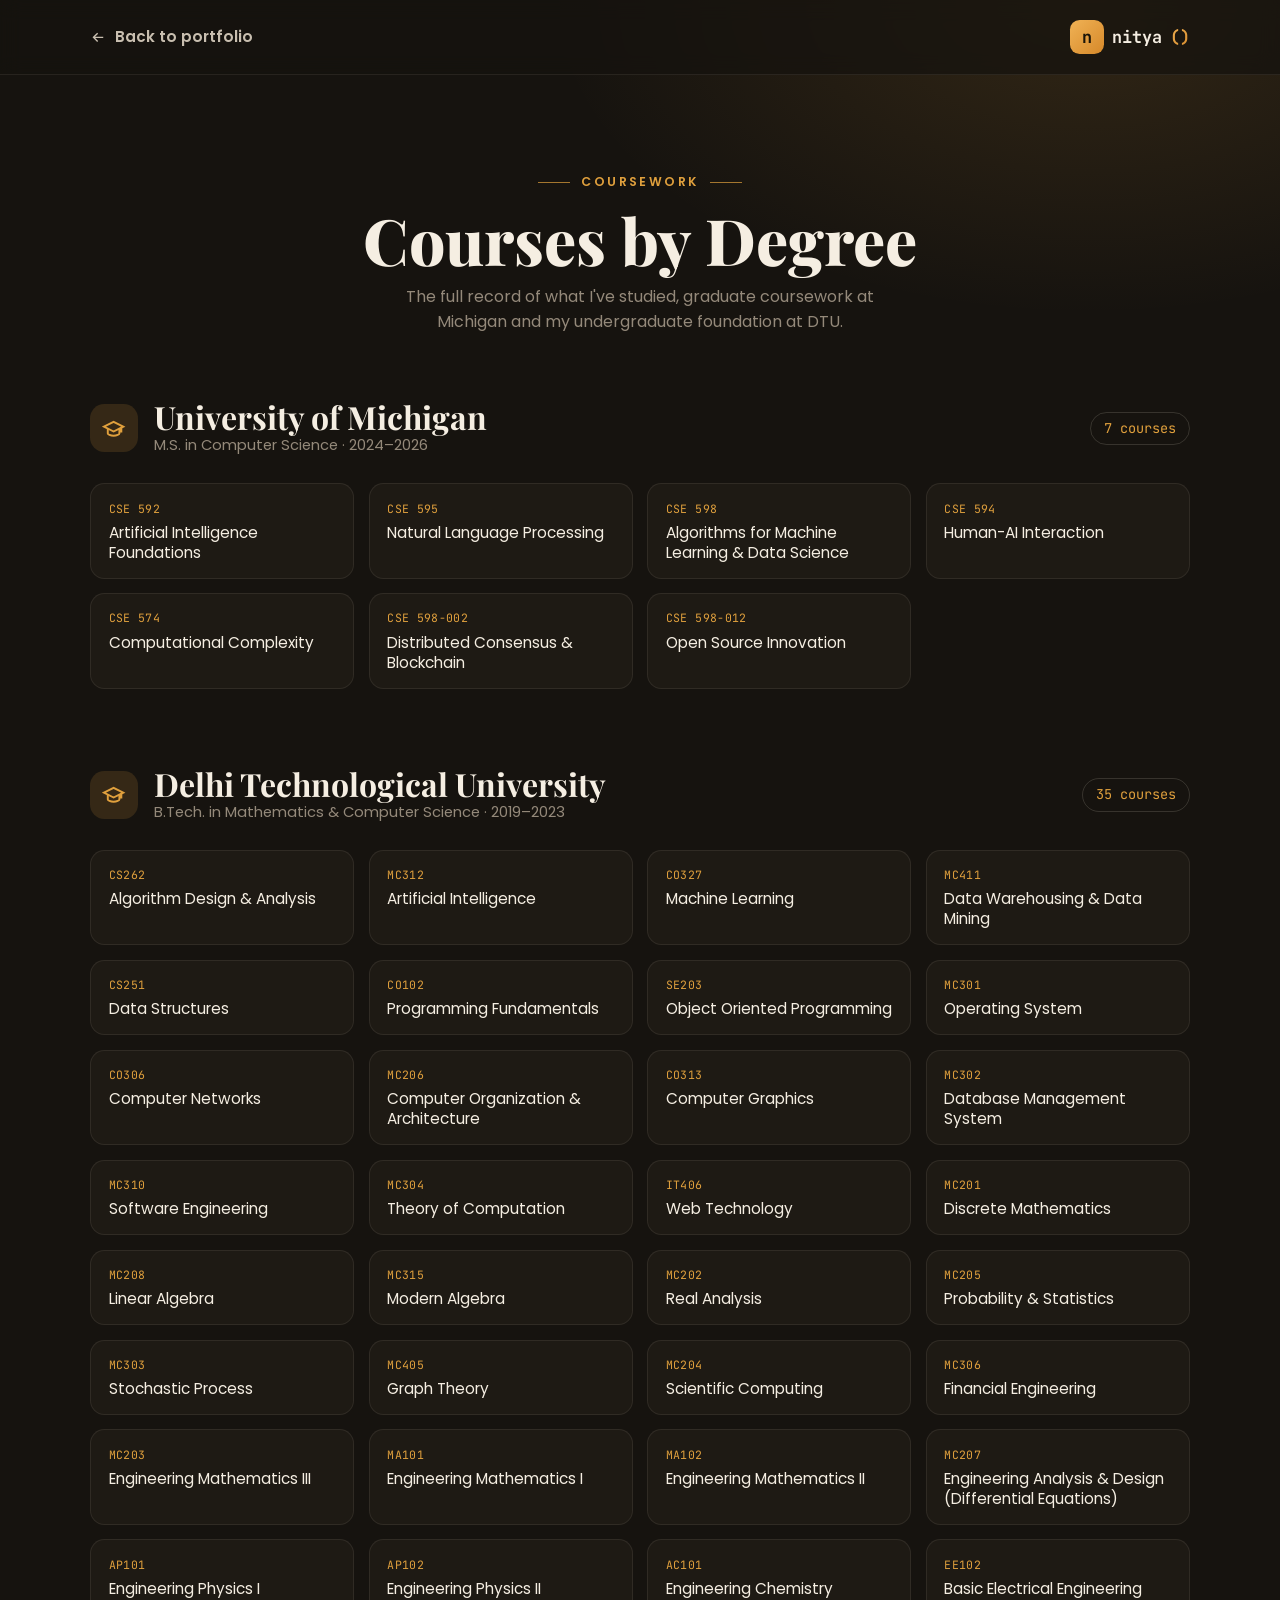
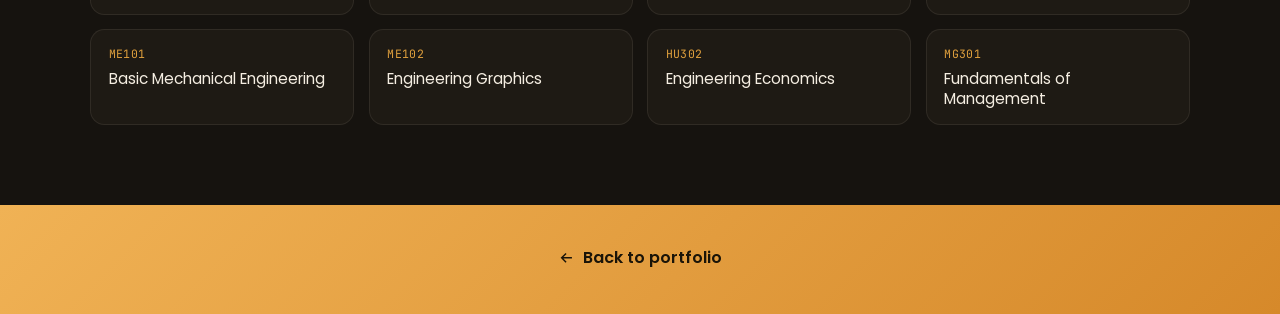
<file: coursework.html>
<!DOCTYPE html>
<html lang="en">
<head>
  <meta charset="utf-8">
  <meta name="viewport" content="width=device-width, initial-scale=1">
  <title>Coursework — Nitya Mittal</title>
  <meta name="description" content="Graduate coursework at the University of Michigan and undergraduate foundation at Delhi Technological University.">
  <meta property="og:type" content="website">
  <meta property="og:title" content="Coursework — Nitya Mittal">
  <meta property="og:description" content="Graduate coursework at the University of Michigan and undergraduate foundation at Delhi Technological University.">
  <meta property="og:url" content="https://nityamittal.github.io/portfolio/coursework.html">
  <meta property="og:image" content="https://nityamittal.github.io/portfolio/assets/img/nitya.jpg">
  <meta name="twitter:card" content="summary">
  <link rel="icon" type="image/svg+xml" href="assets/img/favicon.svg">
  <meta name="theme-color" content="#16130F">
  <link rel="stylesheet" href="css/fonts.css">
  <style>
  *{box-sizing:border-box;margin:0;padding:0}
    html{scroll-behavior:smooth;background:#16130F}
    body{margin:0;-webkit-font-smoothing:antialiased;background:#16130F}
    @keyframes nmPageIn{from{opacity:0}to{opacity:1}}
    #cw-root{animation:nmPageIn .5s ease both}
    #cw-root a{text-decoration:none;color:inherit}
    #cw-root ::selection{background:#E0A03D;color:#1A1408}
  </style>
</head>
<body>
<div id="cw-root" style="--accent-grad:linear-gradient(135deg,#F0B255,#D6892A);--orange:#E0A03D;--on-orange:#1A1408;--bg:#16130F;--surface:#1E1A14;--surface-2:#262019;--fg:#F5EEE2;--fg-body:#C9BFB0;--fg-muted:#94897A;--border:rgba(255,243,224,.08);--border-strong:rgba(255,243,224,.14);--badge-bg:rgba(224,160,61,.15);background:var(--bg);background-image:radial-gradient(60% 50% at 85% 0%,rgba(224,160,61,.14),transparent 70%);background-attachment:fixed;color:var(--fg-body);font-family:'Poppins',system-ui,sans-serif;line-height:1.6;min-height:100vh;overflow-x:clip">

  <header style="position:sticky;top:0;z-index:50;backdrop-filter:blur(10px);background:color-mix(in srgb,var(--bg) 72%,transparent);border-bottom:1px solid var(--border)">
    <div style="width:min(1100px,92vw);margin-inline:auto;display:flex;align-items:center;justify-content:space-between;height:74px">
      <a href="index.html" style="display:inline-flex;align-items:center;gap:.5rem;color:var(--fg-body);font-weight:600;font-size:.95rem;transition:color .18s" data-hover="color:var(--orange)"><svg viewBox="0 0 24 24" fill="none" stroke="currentColor" stroke-width="2" style="width:1.1em;height:1.1em"><path d="M19 12H5M11 18l-6-6 6-6"></path></svg>Back to portfolio</a>
      <a href="index.html" style="display:inline-flex;align-items:center;gap:.5rem;font-family:'JetBrains Mono',ui-monospace,monospace;font-weight:700;color:var(--fg);font-size:1.05rem"><span style="width:2.1rem;height:2.1rem;border-radius:.6rem;display:grid;place-items:center;background:var(--accent-grad);color:var(--on-orange);font-size:1.05rem;font-weight:700">n</span>nitya<b style="background:var(--accent-grad);-webkit-background-clip:text;background-clip:text;-webkit-text-fill-color:transparent;color:transparent;font-weight:700">()</b></a>
    </div>
  </header>

  <main style="width:min(1100px,92vw);margin-inline:auto;padding:clamp(3rem,7vw,6rem) 0 5rem">

    <div style="text-align:center;margin-bottom:clamp(2.5rem,5vw,4rem)">
      <span style="display:inline-flex;align-items:center;gap:.7rem;justify-content:center;font-weight:600;font-size:.78rem;letter-spacing:.2em;text-transform:uppercase;color:var(--orange)"><span style="width:2rem;height:1px;background:var(--orange);opacity:.7"></span>Coursework<span style="width:2rem;height:1px;background:var(--orange);opacity:.7"></span></span>
      <h1 style="font-family:'Playfair Display',Georgia,serif;color:var(--fg);line-height:1.06;font-weight:800;font-size:clamp(2.4rem,6vw,4rem);margin:.9rem 0 .6rem">Courses by Degree</h1>
      <p style="color:var(--fg-muted);max-width:54ch;margin-inline:auto">The full record of what I've studied, graduate coursework at Michigan and my undergraduate foundation at DTU.</p>
    </div>

    <!-- MICHIGAN -->
    <section style="margin-bottom:clamp(3rem,6vw,5rem)">
      <div style="display:flex;align-items:center;gap:1rem;margin-bottom:1.6rem;flex-wrap:wrap">
        <span style="flex:none;display:grid;place-items:center;width:3rem;height:3rem;border-radius:.9rem;background:var(--badge-bg);color:var(--orange)"><svg viewBox="0 0 24 24" fill="none" stroke="currentColor" stroke-width="2" style="width:1.45rem;height:1.45rem"><path d="M22 10 12 5 2 10l10 5 10-5Z"></path><path d="M6 12v5c0 1 2.7 2.5 6 2.5s6-1.5 6-2.5v-5M20 11v5"></path></svg></span>
        <div style="flex:1;min-width:200px">
          <h2 style="font-family:'Playfair Display',Georgia,serif;color:var(--fg);line-height:1.1;font-size:clamp(1.5rem,3.2vw,2rem)">University of Michigan</h2>
          <div style="color:var(--fg-muted);font-size:.92rem">M.S. in Computer Science · 2024–2026</div>
        </div>
        <span style="font-family:'JetBrains Mono',monospace;color:var(--orange);font-size:.85rem;border:1px solid var(--border-strong);border-radius:9999px;padding:.3rem .8rem">7 courses</span>
      </div>
      <div style="display:grid;grid-template-columns:repeat(auto-fill,minmax(250px,1fr));gap:.9rem">
        <div style="background:var(--surface);border:1px solid var(--border);border-radius:.9rem;padding:.95rem 1.1rem;display:flex;flex-direction:column;gap:.3rem"><span style="font-family:'JetBrains Mono',monospace;font-size:.72rem;color:var(--orange);letter-spacing:.03em">CSE 592</span><span style="color:var(--fg);font-size:.96rem;line-height:1.3">Artificial Intelligence Foundations</span></div>
        <div style="background:var(--surface);border:1px solid var(--border);border-radius:.9rem;padding:.95rem 1.1rem;display:flex;flex-direction:column;gap:.3rem"><span style="font-family:'JetBrains Mono',monospace;font-size:.72rem;color:var(--orange);letter-spacing:.03em">CSE 595</span><span style="color:var(--fg);font-size:.96rem;line-height:1.3">Natural Language Processing</span></div>
        <div style="background:var(--surface);border:1px solid var(--border);border-radius:.9rem;padding:.95rem 1.1rem;display:flex;flex-direction:column;gap:.3rem"><span style="font-family:'JetBrains Mono',monospace;font-size:.72rem;color:var(--orange);letter-spacing:.03em">CSE 598</span><span style="color:var(--fg);font-size:.96rem;line-height:1.3">Algorithms for Machine Learning &amp; Data Science</span></div>
        <div style="background:var(--surface);border:1px solid var(--border);border-radius:.9rem;padding:.95rem 1.1rem;display:flex;flex-direction:column;gap:.3rem"><span style="font-family:'JetBrains Mono',monospace;font-size:.72rem;color:var(--orange);letter-spacing:.03em">CSE 594</span><span style="color:var(--fg);font-size:.96rem;line-height:1.3">Human-AI Interaction</span></div>
        <div style="background:var(--surface);border:1px solid var(--border);border-radius:.9rem;padding:.95rem 1.1rem;display:flex;flex-direction:column;gap:.3rem"><span style="font-family:'JetBrains Mono',monospace;font-size:.72rem;color:var(--orange);letter-spacing:.03em">CSE 574</span><span style="color:var(--fg);font-size:.96rem;line-height:1.3">Computational Complexity</span></div>
        <div style="background:var(--surface);border:1px solid var(--border);border-radius:.9rem;padding:.95rem 1.1rem;display:flex;flex-direction:column;gap:.3rem"><span style="font-family:'JetBrains Mono',monospace;font-size:.72rem;color:var(--orange);letter-spacing:.03em">CSE 598-002</span><span style="color:var(--fg);font-size:.96rem;line-height:1.3">Distributed Consensus &amp; Blockchain</span></div>
        <div style="background:var(--surface);border:1px solid var(--border);border-radius:.9rem;padding:.95rem 1.1rem;display:flex;flex-direction:column;gap:.3rem"><span style="font-family:'JetBrains Mono',monospace;font-size:.72rem;color:var(--orange);letter-spacing:.03em">CSE 598-012</span><span style="color:var(--fg);font-size:.96rem;line-height:1.3">Open Source Innovation</span></div>
      </div>
    </section>

    <!-- DTU -->
    <section>
      <div style="display:flex;align-items:center;gap:1rem;margin-bottom:1.6rem;flex-wrap:wrap">
        <span style="flex:none;display:grid;place-items:center;width:3rem;height:3rem;border-radius:.9rem;background:var(--badge-bg);color:var(--orange)"><svg viewBox="0 0 24 24" fill="none" stroke="currentColor" stroke-width="2" style="width:1.45rem;height:1.45rem"><path d="M22 10 12 5 2 10l10 5 10-5Z"></path><path d="M6 12v5c0 1 2.7 2.5 6 2.5s6-1.5 6-2.5v-5M20 11v5"></path></svg></span>
        <div style="flex:1;min-width:200px">
          <h2 style="font-family:'Playfair Display',Georgia,serif;color:var(--fg);line-height:1.1;font-size:clamp(1.5rem,3.2vw,2rem)">Delhi Technological University</h2>
          <div style="color:var(--fg-muted);font-size:.92rem">B.Tech. in Mathematics &amp; Computer Science · 2019–2023</div>
        </div>
        <span style="font-family:'JetBrains Mono',monospace;color:var(--orange);font-size:.85rem;border:1px solid var(--border-strong);border-radius:9999px;padding:.3rem .8rem">35 courses</span>
      </div>
      <div style="display:grid;grid-template-columns:repeat(auto-fill,minmax(250px,1fr));gap:.9rem">
        <div style="background:var(--surface);border:1px solid var(--border);border-radius:.9rem;padding:.95rem 1.1rem;display:flex;flex-direction:column;gap:.3rem"><span style="font-family:'JetBrains Mono',monospace;font-size:.72rem;color:var(--orange);letter-spacing:.03em">CS262</span><span style="color:var(--fg);font-size:.96rem;line-height:1.3">Algorithm Design &amp; Analysis</span></div>
        <div style="background:var(--surface);border:1px solid var(--border);border-radius:.9rem;padding:.95rem 1.1rem;display:flex;flex-direction:column;gap:.3rem"><span style="font-family:'JetBrains Mono',monospace;font-size:.72rem;color:var(--orange);letter-spacing:.03em">MC312</span><span style="color:var(--fg);font-size:.96rem;line-height:1.3">Artificial Intelligence</span></div>
        <div style="background:var(--surface);border:1px solid var(--border);border-radius:.9rem;padding:.95rem 1.1rem;display:flex;flex-direction:column;gap:.3rem"><span style="font-family:'JetBrains Mono',monospace;font-size:.72rem;color:var(--orange);letter-spacing:.03em">CO327</span><span style="color:var(--fg);font-size:.96rem;line-height:1.3">Machine Learning</span></div>
        <div style="background:var(--surface);border:1px solid var(--border);border-radius:.9rem;padding:.95rem 1.1rem;display:flex;flex-direction:column;gap:.3rem"><span style="font-family:'JetBrains Mono',monospace;font-size:.72rem;color:var(--orange);letter-spacing:.03em">MC411</span><span style="color:var(--fg);font-size:.96rem;line-height:1.3">Data Warehousing &amp; Data Mining</span></div>
        <div style="background:var(--surface);border:1px solid var(--border);border-radius:.9rem;padding:.95rem 1.1rem;display:flex;flex-direction:column;gap:.3rem"><span style="font-family:'JetBrains Mono',monospace;font-size:.72rem;color:var(--orange);letter-spacing:.03em">CS251</span><span style="color:var(--fg);font-size:.96rem;line-height:1.3">Data Structures</span></div>
        <div style="background:var(--surface);border:1px solid var(--border);border-radius:.9rem;padding:.95rem 1.1rem;display:flex;flex-direction:column;gap:.3rem"><span style="font-family:'JetBrains Mono',monospace;font-size:.72rem;color:var(--orange);letter-spacing:.03em">CO102</span><span style="color:var(--fg);font-size:.96rem;line-height:1.3">Programming Fundamentals</span></div>
        <div style="background:var(--surface);border:1px solid var(--border);border-radius:.9rem;padding:.95rem 1.1rem;display:flex;flex-direction:column;gap:.3rem"><span style="font-family:'JetBrains Mono',monospace;font-size:.72rem;color:var(--orange);letter-spacing:.03em">SE203</span><span style="color:var(--fg);font-size:.96rem;line-height:1.3">Object Oriented Programming</span></div>
        <div style="background:var(--surface);border:1px solid var(--border);border-radius:.9rem;padding:.95rem 1.1rem;display:flex;flex-direction:column;gap:.3rem"><span style="font-family:'JetBrains Mono',monospace;font-size:.72rem;color:var(--orange);letter-spacing:.03em">MC301</span><span style="color:var(--fg);font-size:.96rem;line-height:1.3">Operating System</span></div>
        <div style="background:var(--surface);border:1px solid var(--border);border-radius:.9rem;padding:.95rem 1.1rem;display:flex;flex-direction:column;gap:.3rem"><span style="font-family:'JetBrains Mono',monospace;font-size:.72rem;color:var(--orange);letter-spacing:.03em">CO306</span><span style="color:var(--fg);font-size:.96rem;line-height:1.3">Computer Networks</span></div>
        <div style="background:var(--surface);border:1px solid var(--border);border-radius:.9rem;padding:.95rem 1.1rem;display:flex;flex-direction:column;gap:.3rem"><span style="font-family:'JetBrains Mono',monospace;font-size:.72rem;color:var(--orange);letter-spacing:.03em">MC206</span><span style="color:var(--fg);font-size:.96rem;line-height:1.3">Computer Organization &amp; Architecture</span></div>
        <div style="background:var(--surface);border:1px solid var(--border);border-radius:.9rem;padding:.95rem 1.1rem;display:flex;flex-direction:column;gap:.3rem"><span style="font-family:'JetBrains Mono',monospace;font-size:.72rem;color:var(--orange);letter-spacing:.03em">CO313</span><span style="color:var(--fg);font-size:.96rem;line-height:1.3">Computer Graphics</span></div>
        <div style="background:var(--surface);border:1px solid var(--border);border-radius:.9rem;padding:.95rem 1.1rem;display:flex;flex-direction:column;gap:.3rem"><span style="font-family:'JetBrains Mono',monospace;font-size:.72rem;color:var(--orange);letter-spacing:.03em">MC302</span><span style="color:var(--fg);font-size:.96rem;line-height:1.3">Database Management System</span></div>
        <div style="background:var(--surface);border:1px solid var(--border);border-radius:.9rem;padding:.95rem 1.1rem;display:flex;flex-direction:column;gap:.3rem"><span style="font-family:'JetBrains Mono',monospace;font-size:.72rem;color:var(--orange);letter-spacing:.03em">MC310</span><span style="color:var(--fg);font-size:.96rem;line-height:1.3">Software Engineering</span></div>
        <div style="background:var(--surface);border:1px solid var(--border);border-radius:.9rem;padding:.95rem 1.1rem;display:flex;flex-direction:column;gap:.3rem"><span style="font-family:'JetBrains Mono',monospace;font-size:.72rem;color:var(--orange);letter-spacing:.03em">MC304</span><span style="color:var(--fg);font-size:.96rem;line-height:1.3">Theory of Computation</span></div>
        <div style="background:var(--surface);border:1px solid var(--border);border-radius:.9rem;padding:.95rem 1.1rem;display:flex;flex-direction:column;gap:.3rem"><span style="font-family:'JetBrains Mono',monospace;font-size:.72rem;color:var(--orange);letter-spacing:.03em">IT406</span><span style="color:var(--fg);font-size:.96rem;line-height:1.3">Web Technology</span></div>
        <div style="background:var(--surface);border:1px solid var(--border);border-radius:.9rem;padding:.95rem 1.1rem;display:flex;flex-direction:column;gap:.3rem"><span style="font-family:'JetBrains Mono',monospace;font-size:.72rem;color:var(--orange);letter-spacing:.03em">MC201</span><span style="color:var(--fg);font-size:.96rem;line-height:1.3">Discrete Mathematics</span></div>
        <div style="background:var(--surface);border:1px solid var(--border);border-radius:.9rem;padding:.95rem 1.1rem;display:flex;flex-direction:column;gap:.3rem"><span style="font-family:'JetBrains Mono',monospace;font-size:.72rem;color:var(--orange);letter-spacing:.03em">MC208</span><span style="color:var(--fg);font-size:.96rem;line-height:1.3">Linear Algebra</span></div>
        <div style="background:var(--surface);border:1px solid var(--border);border-radius:.9rem;padding:.95rem 1.1rem;display:flex;flex-direction:column;gap:.3rem"><span style="font-family:'JetBrains Mono',monospace;font-size:.72rem;color:var(--orange);letter-spacing:.03em">MC315</span><span style="color:var(--fg);font-size:.96rem;line-height:1.3">Modern Algebra</span></div>
        <div style="background:var(--surface);border:1px solid var(--border);border-radius:.9rem;padding:.95rem 1.1rem;display:flex;flex-direction:column;gap:.3rem"><span style="font-family:'JetBrains Mono',monospace;font-size:.72rem;color:var(--orange);letter-spacing:.03em">MC202</span><span style="color:var(--fg);font-size:.96rem;line-height:1.3">Real Analysis</span></div>
        <div style="background:var(--surface);border:1px solid var(--border);border-radius:.9rem;padding:.95rem 1.1rem;display:flex;flex-direction:column;gap:.3rem"><span style="font-family:'JetBrains Mono',monospace;font-size:.72rem;color:var(--orange);letter-spacing:.03em">MC205</span><span style="color:var(--fg);font-size:.96rem;line-height:1.3">Probability &amp; Statistics</span></div>
        <div style="background:var(--surface);border:1px solid var(--border);border-radius:.9rem;padding:.95rem 1.1rem;display:flex;flex-direction:column;gap:.3rem"><span style="font-family:'JetBrains Mono',monospace;font-size:.72rem;color:var(--orange);letter-spacing:.03em">MC303</span><span style="color:var(--fg);font-size:.96rem;line-height:1.3">Stochastic Process</span></div>
        <div style="background:var(--surface);border:1px solid var(--border);border-radius:.9rem;padding:.95rem 1.1rem;display:flex;flex-direction:column;gap:.3rem"><span style="font-family:'JetBrains Mono',monospace;font-size:.72rem;color:var(--orange);letter-spacing:.03em">MC405</span><span style="color:var(--fg);font-size:.96rem;line-height:1.3">Graph Theory</span></div>
        <div style="background:var(--surface);border:1px solid var(--border);border-radius:.9rem;padding:.95rem 1.1rem;display:flex;flex-direction:column;gap:.3rem"><span style="font-family:'JetBrains Mono',monospace;font-size:.72rem;color:var(--orange);letter-spacing:.03em">MC204</span><span style="color:var(--fg);font-size:.96rem;line-height:1.3">Scientific Computing</span></div>
        <div style="background:var(--surface);border:1px solid var(--border);border-radius:.9rem;padding:.95rem 1.1rem;display:flex;flex-direction:column;gap:.3rem"><span style="font-family:'JetBrains Mono',monospace;font-size:.72rem;color:var(--orange);letter-spacing:.03em">MC306</span><span style="color:var(--fg);font-size:.96rem;line-height:1.3">Financial Engineering</span></div>
        <div style="background:var(--surface);border:1px solid var(--border);border-radius:.9rem;padding:.95rem 1.1rem;display:flex;flex-direction:column;gap:.3rem"><span style="font-family:'JetBrains Mono',monospace;font-size:.72rem;color:var(--orange);letter-spacing:.03em">MC203</span><span style="color:var(--fg);font-size:.96rem;line-height:1.3">Engineering Mathematics III</span></div>
        <div style="background:var(--surface);border:1px solid var(--border);border-radius:.9rem;padding:.95rem 1.1rem;display:flex;flex-direction:column;gap:.3rem"><span style="font-family:'JetBrains Mono',monospace;font-size:.72rem;color:var(--orange);letter-spacing:.03em">MA101</span><span style="color:var(--fg);font-size:.96rem;line-height:1.3">Engineering Mathematics I</span></div>
        <div style="background:var(--surface);border:1px solid var(--border);border-radius:.9rem;padding:.95rem 1.1rem;display:flex;flex-direction:column;gap:.3rem"><span style="font-family:'JetBrains Mono',monospace;font-size:.72rem;color:var(--orange);letter-spacing:.03em">MA102</span><span style="color:var(--fg);font-size:.96rem;line-height:1.3">Engineering Mathematics II</span></div>
        <div style="background:var(--surface);border:1px solid var(--border);border-radius:.9rem;padding:.95rem 1.1rem;display:flex;flex-direction:column;gap:.3rem"><span style="font-family:'JetBrains Mono',monospace;font-size:.72rem;color:var(--orange);letter-spacing:.03em">MC207</span><span style="color:var(--fg);font-size:.96rem;line-height:1.3">Engineering Analysis &amp; Design (Differential Equations)</span></div>
        <div style="background:var(--surface);border:1px solid var(--border);border-radius:.9rem;padding:.95rem 1.1rem;display:flex;flex-direction:column;gap:.3rem"><span style="font-family:'JetBrains Mono',monospace;font-size:.72rem;color:var(--orange);letter-spacing:.03em">AP101</span><span style="color:var(--fg);font-size:.96rem;line-height:1.3">Engineering Physics I</span></div>
        <div style="background:var(--surface);border:1px solid var(--border);border-radius:.9rem;padding:.95rem 1.1rem;display:flex;flex-direction:column;gap:.3rem"><span style="font-family:'JetBrains Mono',monospace;font-size:.72rem;color:var(--orange);letter-spacing:.03em">AP102</span><span style="color:var(--fg);font-size:.96rem;line-height:1.3">Engineering Physics II</span></div>
        <div style="background:var(--surface);border:1px solid var(--border);border-radius:.9rem;padding:.95rem 1.1rem;display:flex;flex-direction:column;gap:.3rem"><span style="font-family:'JetBrains Mono',monospace;font-size:.72rem;color:var(--orange);letter-spacing:.03em">AC101</span><span style="color:var(--fg);font-size:.96rem;line-height:1.3">Engineering Chemistry</span></div>
        <div style="background:var(--surface);border:1px solid var(--border);border-radius:.9rem;padding:.95rem 1.1rem;display:flex;flex-direction:column;gap:.3rem"><span style="font-family:'JetBrains Mono',monospace;font-size:.72rem;color:var(--orange);letter-spacing:.03em">EE102</span><span style="color:var(--fg);font-size:.96rem;line-height:1.3">Basic Electrical Engineering</span></div>
        <div style="background:var(--surface);border:1px solid var(--border);border-radius:.9rem;padding:.95rem 1.1rem;display:flex;flex-direction:column;gap:.3rem"><span style="font-family:'JetBrains Mono',monospace;font-size:.72rem;color:var(--orange);letter-spacing:.03em">ME101</span><span style="color:var(--fg);font-size:.96rem;line-height:1.3">Basic Mechanical Engineering</span></div>
        <div style="background:var(--surface);border:1px solid var(--border);border-radius:.9rem;padding:.95rem 1.1rem;display:flex;flex-direction:column;gap:.3rem"><span style="font-family:'JetBrains Mono',monospace;font-size:.72rem;color:var(--orange);letter-spacing:.03em">ME102</span><span style="color:var(--fg);font-size:.96rem;line-height:1.3">Engineering Graphics</span></div>
        <div style="background:var(--surface);border:1px solid var(--border);border-radius:.9rem;padding:.95rem 1.1rem;display:flex;flex-direction:column;gap:.3rem"><span style="font-family:'JetBrains Mono',monospace;font-size:.72rem;color:var(--orange);letter-spacing:.03em">HU302</span><span style="color:var(--fg);font-size:.96rem;line-height:1.3">Engineering Economics</span></div>
        <div style="background:var(--surface);border:1px solid var(--border);border-radius:.9rem;padding:.95rem 1.1rem;display:flex;flex-direction:column;gap:.3rem"><span style="font-family:'JetBrains Mono',monospace;font-size:.72rem;color:var(--orange);letter-spacing:.03em">MG301</span><span style="color:var(--fg);font-size:.96rem;line-height:1.3">Fundamentals of Management</span></div>
      </div>
    </section>

  </main>

  <footer style="background:var(--accent-grad);color:var(--on-orange);padding:2.5rem 0;text-align:center">
    <div style="width:min(1100px,92vw);margin-inline:auto">
      <a href="index.html" style="display:inline-flex;align-items:center;gap:.5rem;color:var(--on-orange);font-weight:600"><svg viewBox="0 0 24 24" fill="none" stroke="currentColor" stroke-width="2" style="width:1.1em;height:1.1em"><path d="M19 12H5M11 18l-6-6 6-6"></path></svg>Back to portfolio</a>
    </div>
  </footer>

</div>
<script src="js/hover.js"></script>
</body>
</html>
</file>
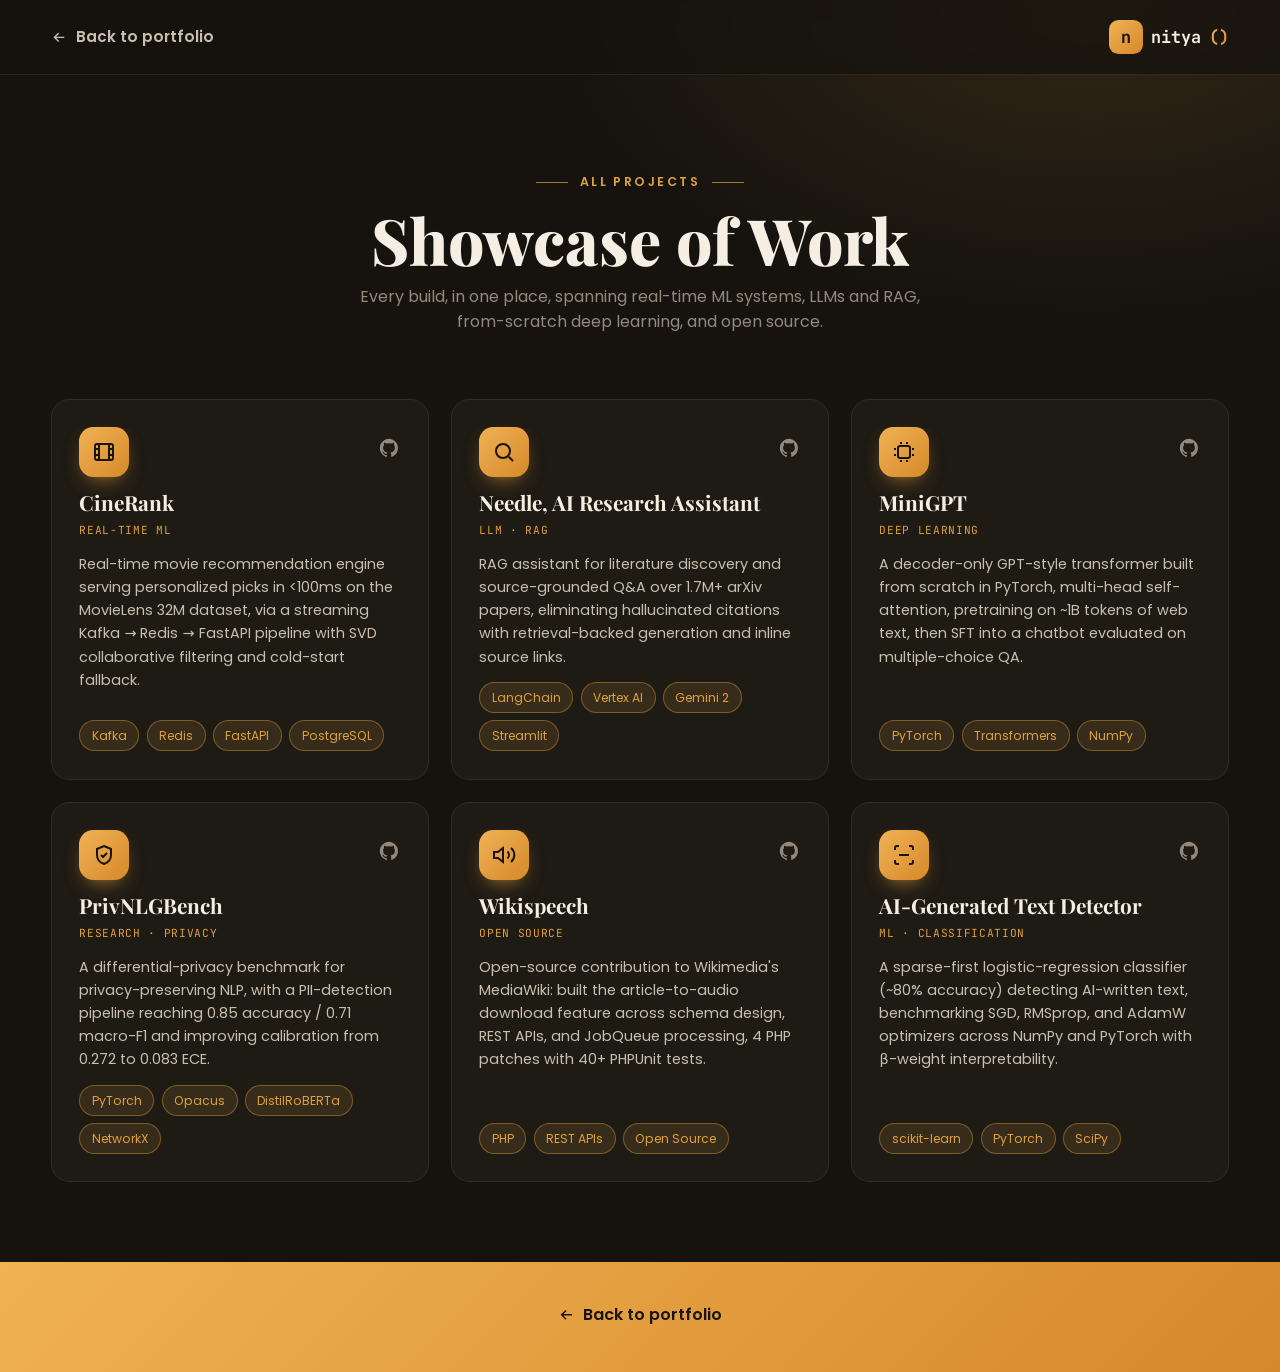
<file: projects.html>
<!DOCTYPE html>
<html lang="en">
<head>
  <meta charset="utf-8">
  <meta name="viewport" content="width=device-width, initial-scale=1">
  <title>Projects — Nitya Mittal</title>
  <meta name="description" content="All of Nitya Mittal's projects: real-time ML systems, LLM and RAG applications, from-scratch deep learning, and open-source work.">
  <meta property="og:type" content="website">
  <meta property="og:title" content="Projects — Nitya Mittal">
  <meta property="og:description" content="All of Nitya Mittal's projects: real-time ML systems, LLM and RAG applications, from-scratch deep learning, and open-source work.">
  <meta property="og:url" content="https://nityamittal.github.io/portfolio/projects.html">
  <meta property="og:image" content="https://nityamittal.github.io/portfolio/assets/img/nitya.jpg">
  <meta name="twitter:card" content="summary">
  <link rel="icon" type="image/svg+xml" href="assets/img/favicon.svg">
  <meta name="theme-color" content="#16130F">
  <link rel="stylesheet" href="css/fonts.css">
  <style>
  *{box-sizing:border-box;margin:0;padding:0}
    html{scroll-behavior:smooth;background:#16130F}
    body{margin:0;-webkit-font-smoothing:antialiased;background:#16130F}
    @keyframes nmPageIn{from{opacity:0}to{opacity:1}}
    #pj-root{animation:nmPageIn .5s ease both}
    #pj-root a{text-decoration:none;color:inherit}
    #pj-root img{display:block;max-width:100%}
    #pj-root ::selection{background:#E0A03D;color:#1A1408}
  </style>
</head>
<body>
<div id="pj-root" style="--accent-grad:linear-gradient(135deg,#F0B255,#D6892A);--orange:#E0A03D;--on-orange:#1A1408;--bg:#16130F;--surface:#1E1A14;--surface-2:#262019;--fg:#F5EEE2;--fg-body:#C9BFB0;--fg-muted:#94897A;--border:rgba(255,243,224,.08);--border-strong:rgba(255,243,224,.14);--chip-bg:rgba(224,160,61,.13);--chip-bd:rgba(224,160,61,.42);--badge-bg:rgba(224,160,61,.15);background:var(--bg);background-image:radial-gradient(60% 50% at 85% 0%,rgba(224,160,61,.14),transparent 70%);background-attachment:fixed;color:var(--fg-body);font-family:'Poppins',system-ui,sans-serif;line-height:1.6;min-height:100vh;overflow-x:clip">

  <header style="position:sticky;top:0;z-index:50;backdrop-filter:blur(10px);background:color-mix(in srgb,var(--bg) 72%,transparent);border-bottom:1px solid var(--border)">
    <div style="width:min(1180px,92vw);margin-inline:auto;display:flex;align-items:center;justify-content:space-between;height:74px">
      <a href="index.html" style="display:inline-flex;align-items:center;gap:.5rem;color:var(--fg-body);font-weight:600;font-size:.95rem;transition:color .18s" data-hover="color:var(--orange)"><svg viewBox="0 0 24 24" fill="none" stroke="currentColor" stroke-width="2" style="width:1.1em;height:1.1em"><path d="M19 12H5M11 18l-6-6 6-6"></path></svg>Back to portfolio</a>
      <a href="index.html" style="display:inline-flex;align-items:center;gap:.5rem;font-family:'JetBrains Mono',ui-monospace,monospace;font-weight:700;color:var(--fg);font-size:1.05rem"><span style="width:2.1rem;height:2.1rem;border-radius:.6rem;display:grid;place-items:center;background:var(--accent-grad);color:var(--on-orange);font-size:1.05rem;font-weight:700">n</span>nitya<b style="background:var(--accent-grad);-webkit-background-clip:text;background-clip:text;-webkit-text-fill-color:transparent;color:transparent;font-weight:700">()</b></a>
    </div>
  </header>

  <main style="width:min(1180px,92vw);margin-inline:auto;padding:clamp(3rem,7vw,6rem) 0 5rem">

    <div style="text-align:center;margin-bottom:clamp(2.5rem,5vw,4rem)">
      <span style="display:inline-flex;align-items:center;gap:.7rem;justify-content:center;font-weight:600;font-size:.78rem;letter-spacing:.2em;text-transform:uppercase;color:var(--orange)"><span style="width:2rem;height:1px;background:var(--orange);opacity:.7"></span>All Projects<span style="width:2rem;height:1px;background:var(--orange);opacity:.7"></span></span>
      <h1 style="font-family:'Playfair Display',Georgia,serif;color:var(--fg);line-height:1.06;font-weight:800;font-size:clamp(2.4rem,6vw,4rem);margin:.9rem 0 .6rem">Showcase of Work</h1>
      <p style="color:var(--fg-muted);max-width:56ch;margin-inline:auto">Every build, in one place, spanning real-time ML systems, LLMs and RAG, from-scratch deep learning, and open source.</p>
    </div>

    <div style="display:grid;grid-template-columns:repeat(auto-fill,minmax(310px,1fr));gap:1.4rem">
<div class="nm-pcard" data-title="CineRank" style="width:100%;background:var(--surface);border:1px solid var(--border);border-radius:1.15rem;padding:1.7rem;display:flex;flex-direction:column;gap:.85rem;transition:background .25s ease,border-color .25s ease,transform .25s ease,box-shadow .25s ease" data-hover="background:var(--surface-2);border-color:var(--chip-bd);transform:translateY(-6px);box-shadow:0 22px 55px -24px color-mix(in srgb,var(--orange) 65%,transparent)">
              <div style="display:flex;align-items:center;justify-content:space-between">
                <span style="flex:none;display:grid;place-items:center;width:3.1rem;height:3.1rem;border-radius:.9rem;background:var(--accent-grad);color:var(--on-orange);box-shadow:0 8px 22px -10px var(--orange)"><svg viewBox="0 0 24 24" fill="none" stroke="currentColor" stroke-width="2" style="width:1.5rem;height:1.5rem"><rect x="3" y="4" width="18" height="16" rx="2"></rect><path d="M7 4v16M17 4v16M3 9h4M3 15h4M17 9h4M17 15h4"></path></svg></span>
                <a href="https://github.com/nityamittal/CineRank" target="_blank" rel="noopener" aria-label="View CineRank on GitHub" style="color:var(--fg-muted);transition:color .18s,transform .18s" data-hover="color:var(--orange);transform:translateY(-2px)"><svg viewBox="0 0 24 24" fill="currentColor" style="width:1.4rem;height:1.4rem"><path d="M12 2A10 10 0 0 0 8.8 21.5c.5.1.7-.2.7-.5v-1.7c-2.8.6-3.4-1.3-3.4-1.3-.5-1.2-1.1-1.5-1.1-1.5-.9-.6.1-.6.1-.6 1 .1 1.5 1 1.5 1 .9 1.5 2.3 1.1 2.9.8.1-.6.3-1.1.6-1.3-2.2-.3-4.6-1.1-4.6-5 0-1.1.4-2 1-2.7-.1-.3-.4-1.3.1-2.6 0 0 .8-.3 2.7 1a9.4 9.4 0 0 1 5 0c1.9-1.3 2.7-1 2.7-1 .5 1.3.2 2.3.1 2.6.6.7 1 1.6 1 2.7 0 3.9-2.4 4.7-4.6 5 .3.3.6.9.6 1.8v2.7c0 .3.2.6.7.5A10 10 0 0 0 12 2Z"></path></svg></a>
              </div>
              <div>
                <h3 style="font-family:'Playfair Display',Georgia,serif;color:var(--fg);font-size:1.3rem;line-height:1.2">CineRank</h3>
                <div style="color:var(--orange);font-family:'JetBrains Mono',monospace;font-size:.7rem;letter-spacing:.06em;text-transform:uppercase;margin-top:.4rem">Real-time ML</div>
              </div>
              <p style="color:var(--fg-body);font-size:.9rem;line-height:1.6;flex:1">Real-time movie recommendation engine serving personalized picks in &lt;100ms on the MovieLens 32M dataset, via a streaming Kafka → Redis → FastAPI pipeline with SVD collaborative filtering and cold-start fallback.</p>
              <div style="display:flex;flex-wrap:wrap;gap:.45rem"><span style="border-radius:9999px;padding:.3rem .72rem;font-size:.76rem;background:var(--chip-bg);border:1px solid var(--chip-bd);color:var(--orange)">Kafka</span><span style="border-radius:9999px;padding:.3rem .72rem;font-size:.76rem;background:var(--chip-bg);border:1px solid var(--chip-bd);color:var(--orange)">Redis</span><span style="border-radius:9999px;padding:.3rem .72rem;font-size:.76rem;background:var(--chip-bg);border:1px solid var(--chip-bd);color:var(--orange)">FastAPI</span><span style="border-radius:9999px;padding:.3rem .72rem;font-size:.76rem;background:var(--chip-bg);border:1px solid var(--chip-bd);color:var(--orange)">PostgreSQL</span></div>
            </div>
            <div class="nm-pcard" data-title="Needle, AI Research Assistant" style="width:100%;background:var(--surface);border:1px solid var(--border);border-radius:1.15rem;padding:1.7rem;display:flex;flex-direction:column;gap:.85rem;transition:background .25s ease,border-color .25s ease,transform .25s ease,box-shadow .25s ease" data-hover="background:var(--surface-2);border-color:var(--chip-bd);transform:translateY(-6px);box-shadow:0 22px 55px -24px color-mix(in srgb,var(--orange) 65%,transparent)">
              <div style="display:flex;align-items:center;justify-content:space-between">
                <span style="flex:none;display:grid;place-items:center;width:3.1rem;height:3.1rem;border-radius:.9rem;background:var(--accent-grad);color:var(--on-orange);box-shadow:0 8px 22px -10px var(--orange)"><svg viewBox="0 0 24 24" fill="none" stroke="currentColor" stroke-width="2" style="width:1.5rem;height:1.5rem"><circle cx="11" cy="11" r="7"></circle><path d="m21 21-4.3-4.3"></path></svg></span>
                <a href="https://github.com/nityamittal/Needle-Research-Assistant" target="_blank" rel="noopener" aria-label="View Needle, AI Research Assistant on GitHub" style="color:var(--fg-muted);transition:color .18s,transform .18s" data-hover="color:var(--orange);transform:translateY(-2px)"><svg viewBox="0 0 24 24" fill="currentColor" style="width:1.4rem;height:1.4rem"><path d="M12 2A10 10 0 0 0 8.8 21.5c.5.1.7-.2.7-.5v-1.7c-2.8.6-3.4-1.3-3.4-1.3-.5-1.2-1.1-1.5-1.1-1.5-.9-.6.1-.6.1-.6 1 .1 1.5 1 1.5 1 .9 1.5 2.3 1.1 2.9.8.1-.6.3-1.1.6-1.3-2.2-.3-4.6-1.1-4.6-5 0-1.1.4-2 1-2.7-.1-.3-.4-1.3.1-2.6 0 0 .8-.3 2.7 1a9.4 9.4 0 0 1 5 0c1.9-1.3 2.7-1 2.7-1 .5 1.3.2 2.3.1 2.6.6.7 1 1.6 1 2.7 0 3.9-2.4 4.7-4.6 5 .3.3.6.9.6 1.8v2.7c0 .3.2.6.7.5A10 10 0 0 0 12 2Z"></path></svg></a>
              </div>
              <div>
                <h3 style="font-family:'Playfair Display',Georgia,serif;color:var(--fg);font-size:1.3rem;line-height:1.2">Needle, AI Research Assistant</h3>
                <div style="color:var(--orange);font-family:'JetBrains Mono',monospace;font-size:.7rem;letter-spacing:.06em;text-transform:uppercase;margin-top:.4rem">LLM · RAG</div>
              </div>
              <p style="color:var(--fg-body);font-size:.9rem;line-height:1.6;flex:1">RAG assistant for literature discovery and source-grounded Q&amp;A over 1.7M+ arXiv papers, eliminating hallucinated citations with retrieval-backed generation and inline source links.</p>
              <div style="display:flex;flex-wrap:wrap;gap:.45rem"><span style="border-radius:9999px;padding:.3rem .72rem;font-size:.76rem;background:var(--chip-bg);border:1px solid var(--chip-bd);color:var(--orange)">LangChain</span><span style="border-radius:9999px;padding:.3rem .72rem;font-size:.76rem;background:var(--chip-bg);border:1px solid var(--chip-bd);color:var(--orange)">Vertex AI</span><span style="border-radius:9999px;padding:.3rem .72rem;font-size:.76rem;background:var(--chip-bg);border:1px solid var(--chip-bd);color:var(--orange)">Gemini 2</span><span style="border-radius:9999px;padding:.3rem .72rem;font-size:.76rem;background:var(--chip-bg);border:1px solid var(--chip-bd);color:var(--orange)">Streamlit</span></div>
            </div>
            <div class="nm-pcard" data-title="MiniGPT" style="width:100%;background:var(--surface);border:1px solid var(--border);border-radius:1.15rem;padding:1.7rem;display:flex;flex-direction:column;gap:.85rem;transition:background .25s ease,border-color .25s ease,transform .25s ease,box-shadow .25s ease" data-hover="background:var(--surface-2);border-color:var(--chip-bd);transform:translateY(-6px);box-shadow:0 22px 55px -24px color-mix(in srgb,var(--orange) 65%,transparent)">
              <div style="display:flex;align-items:center;justify-content:space-between">
                <span style="flex:none;display:grid;place-items:center;width:3.1rem;height:3.1rem;border-radius:.9rem;background:var(--accent-grad);color:var(--on-orange);box-shadow:0 8px 22px -10px var(--orange)"><svg viewBox="0 0 24 24" fill="none" stroke="currentColor" stroke-width="2" style="width:1.5rem;height:1.5rem"><rect x="6" y="6" width="12" height="12" rx="2"></rect><path d="M9 2v2M15 2v2M9 20v2M15 20v2M2 9h2M2 15h2M20 9h2M20 15h2"></path></svg></span>
                <a href="https://github.com/nityamittal/MiniGPT-From-Scratch-Transformer-Language-Model-" target="_blank" rel="noopener" aria-label="View MiniGPT on GitHub" style="color:var(--fg-muted);transition:color .18s,transform .18s" data-hover="color:var(--orange);transform:translateY(-2px)"><svg viewBox="0 0 24 24" fill="currentColor" style="width:1.4rem;height:1.4rem"><path d="M12 2A10 10 0 0 0 8.8 21.5c.5.1.7-.2.7-.5v-1.7c-2.8.6-3.4-1.3-3.4-1.3-.5-1.2-1.1-1.5-1.1-1.5-.9-.6.1-.6.1-.6 1 .1 1.5 1 1.5 1 .9 1.5 2.3 1.1 2.9.8.1-.6.3-1.1.6-1.3-2.2-.3-4.6-1.1-4.6-5 0-1.1.4-2 1-2.7-.1-.3-.4-1.3.1-2.6 0 0 .8-.3 2.7 1a9.4 9.4 0 0 1 5 0c1.9-1.3 2.7-1 2.7-1 .5 1.3.2 2.3.1 2.6.6.7 1 1.6 1 2.7 0 3.9-2.4 4.7-4.6 5 .3.3.6.9.6 1.8v2.7c0 .3.2.6.7.5A10 10 0 0 0 12 2Z"></path></svg></a>
              </div>
              <div>
                <h3 style="font-family:'Playfair Display',Georgia,serif;color:var(--fg);font-size:1.3rem;line-height:1.2">MiniGPT</h3>
                <div style="color:var(--orange);font-family:'JetBrains Mono',monospace;font-size:.7rem;letter-spacing:.06em;text-transform:uppercase;margin-top:.4rem">Deep Learning</div>
              </div>
              <p style="color:var(--fg-body);font-size:.9rem;line-height:1.6;flex:1">A decoder-only GPT-style transformer built from scratch in PyTorch, multi-head self-attention, pretraining on ~1B tokens of web text, then SFT into a chatbot evaluated on multiple-choice QA.</p>
              <div style="display:flex;flex-wrap:wrap;gap:.45rem"><span style="border-radius:9999px;padding:.3rem .72rem;font-size:.76rem;background:var(--chip-bg);border:1px solid var(--chip-bd);color:var(--orange)">PyTorch</span><span style="border-radius:9999px;padding:.3rem .72rem;font-size:.76rem;background:var(--chip-bg);border:1px solid var(--chip-bd);color:var(--orange)">Transformers</span><span style="border-radius:9999px;padding:.3rem .72rem;font-size:.76rem;background:var(--chip-bg);border:1px solid var(--chip-bd);color:var(--orange)">NumPy</span></div>
            </div>
            <div class="nm-pcard" data-title="PrivNLGBench" style="width:100%;background:var(--surface);border:1px solid var(--border);border-radius:1.15rem;padding:1.7rem;display:flex;flex-direction:column;gap:.85rem;transition:background .25s ease,border-color .25s ease,transform .25s ease,box-shadow .25s ease" data-hover="background:var(--surface-2);border-color:var(--chip-bd);transform:translateY(-6px);box-shadow:0 22px 55px -24px color-mix(in srgb,var(--orange) 65%,transparent)">
              <div style="display:flex;align-items:center;justify-content:space-between">
                <span style="flex:none;display:grid;place-items:center;width:3.1rem;height:3.1rem;border-radius:.9rem;background:var(--accent-grad);color:var(--on-orange);box-shadow:0 8px 22px -10px var(--orange)"><svg viewBox="0 0 24 24" fill="none" stroke="currentColor" stroke-width="2" style="width:1.5rem;height:1.5rem"><path d="M12 3l7 3v6c0 4.5-3 7.5-7 9-4-1.5-7-4.5-7-9V6l7-3Z"></path><path d="m9 12 2 2 4-4"></path></svg></span>
                <a href="https://github.com/nityamittal" target="_blank" rel="noopener" aria-label="View PrivNLGBench on GitHub" style="color:var(--fg-muted);transition:color .18s,transform .18s" data-hover="color:var(--orange);transform:translateY(-2px)"><svg viewBox="0 0 24 24" fill="currentColor" style="width:1.4rem;height:1.4rem"><path d="M12 2A10 10 0 0 0 8.8 21.5c.5.1.7-.2.7-.5v-1.7c-2.8.6-3.4-1.3-3.4-1.3-.5-1.2-1.1-1.5-1.1-1.5-.9-.6.1-.6.1-.6 1 .1 1.5 1 1.5 1 .9 1.5 2.3 1.1 2.9.8.1-.6.3-1.1.6-1.3-2.2-.3-4.6-1.1-4.6-5 0-1.1.4-2 1-2.7-.1-.3-.4-1.3.1-2.6 0 0 .8-.3 2.7 1a9.4 9.4 0 0 1 5 0c1.9-1.3 2.7-1 2.7-1 .5 1.3.2 2.3.1 2.6.6.7 1 1.6 1 2.7 0 3.9-2.4 4.7-4.6 5 .3.3.6.9.6 1.8v2.7c0 .3.2.6.7.5A10 10 0 0 0 12 2Z"></path></svg></a>
              </div>
              <div>
                <h3 style="font-family:'Playfair Display',Georgia,serif;color:var(--fg);font-size:1.3rem;line-height:1.2">PrivNLGBench</h3>
                <div style="color:var(--orange);font-family:'JetBrains Mono',monospace;font-size:.7rem;letter-spacing:.06em;text-transform:uppercase;margin-top:.4rem">Research · Privacy</div>
              </div>
              <p style="color:var(--fg-body);font-size:.9rem;line-height:1.6;flex:1">A differential-privacy benchmark for privacy-preserving NLP, with a PII-detection pipeline reaching 0.85 accuracy / 0.71 macro-F1 and improving calibration from 0.272 to 0.083 ECE.</p>
              <div style="display:flex;flex-wrap:wrap;gap:.45rem"><span style="border-radius:9999px;padding:.3rem .72rem;font-size:.76rem;background:var(--chip-bg);border:1px solid var(--chip-bd);color:var(--orange)">PyTorch</span><span style="border-radius:9999px;padding:.3rem .72rem;font-size:.76rem;background:var(--chip-bg);border:1px solid var(--chip-bd);color:var(--orange)">Opacus</span><span style="border-radius:9999px;padding:.3rem .72rem;font-size:.76rem;background:var(--chip-bg);border:1px solid var(--chip-bd);color:var(--orange)">DistilRoBERTa</span><span style="border-radius:9999px;padding:.3rem .72rem;font-size:.76rem;background:var(--chip-bg);border:1px solid var(--chip-bd);color:var(--orange)">NetworkX</span></div>
            </div>
            <div class="nm-pcard" data-title="Wikispeech" style="width:100%;background:var(--surface);border:1px solid var(--border);border-radius:1.15rem;padding:1.7rem;display:flex;flex-direction:column;gap:.85rem;transition:background .25s ease,border-color .25s ease,transform .25s ease,box-shadow .25s ease" data-hover="background:var(--surface-2);border-color:var(--chip-bd);transform:translateY(-6px);box-shadow:0 22px 55px -24px color-mix(in srgb,var(--orange) 65%,transparent)">
              <div style="display:flex;align-items:center;justify-content:space-between">
                <span style="flex:none;display:grid;place-items:center;width:3.1rem;height:3.1rem;border-radius:.9rem;background:var(--accent-grad);color:var(--on-orange);box-shadow:0 8px 22px -10px var(--orange)"><svg viewBox="0 0 24 24" fill="none" stroke="currentColor" stroke-width="2" style="width:1.5rem;height:1.5rem"><path d="M11 5 6 9H2v6h4l5 4V5Z"></path><path d="M15.5 8.5a5 5 0 0 1 0 7M19 5a9 9 0 0 1 0 14"></path></svg></span>
                <a href="https://github.com/nityamittal" target="_blank" rel="noopener" aria-label="View Wikispeech on GitHub" style="color:var(--fg-muted);transition:color .18s,transform .18s" data-hover="color:var(--orange);transform:translateY(-2px)"><svg viewBox="0 0 24 24" fill="currentColor" style="width:1.4rem;height:1.4rem"><path d="M12 2A10 10 0 0 0 8.8 21.5c.5.1.7-.2.7-.5v-1.7c-2.8.6-3.4-1.3-3.4-1.3-.5-1.2-1.1-1.5-1.1-1.5-.9-.6.1-.6.1-.6 1 .1 1.5 1 1.5 1 .9 1.5 2.3 1.1 2.9.8.1-.6.3-1.1.6-1.3-2.2-.3-4.6-1.1-4.6-5 0-1.1.4-2 1-2.7-.1-.3-.4-1.3.1-2.6 0 0 .8-.3 2.7 1a9.4 9.4 0 0 1 5 0c1.9-1.3 2.7-1 2.7-1 .5 1.3.2 2.3.1 2.6.6.7 1 1.6 1 2.7 0 3.9-2.4 4.7-4.6 5 .3.3.6.9.6 1.8v2.7c0 .3.2.6.7.5A10 10 0 0 0 12 2Z"></path></svg></a>
              </div>
              <div>
                <h3 style="font-family:'Playfair Display',Georgia,serif;color:var(--fg);font-size:1.3rem;line-height:1.2">Wikispeech</h3>
                <div style="color:var(--orange);font-family:'JetBrains Mono',monospace;font-size:.7rem;letter-spacing:.06em;text-transform:uppercase;margin-top:.4rem">Open Source</div>
              </div>
              <p style="color:var(--fg-body);font-size:.9rem;line-height:1.6;flex:1">Open-source contribution to Wikimedia's MediaWiki: built the article-to-audio download feature across schema design, REST APIs, and JobQueue processing, 4 PHP patches with 40+ PHPUnit tests.</p>
              <div style="display:flex;flex-wrap:wrap;gap:.45rem"><span style="border-radius:9999px;padding:.3rem .72rem;font-size:.76rem;background:var(--chip-bg);border:1px solid var(--chip-bd);color:var(--orange)">PHP</span><span style="border-radius:9999px;padding:.3rem .72rem;font-size:.76rem;background:var(--chip-bg);border:1px solid var(--chip-bd);color:var(--orange)">REST APIs</span><span style="border-radius:9999px;padding:.3rem .72rem;font-size:.76rem;background:var(--chip-bg);border:1px solid var(--chip-bd);color:var(--orange)">Open Source</span></div>
            </div>
            <div class="nm-pcard" data-title="AI-Generated Text Detector" style="width:100%;background:var(--surface);border:1px solid var(--border);border-radius:1.15rem;padding:1.7rem;display:flex;flex-direction:column;gap:.85rem;transition:background .25s ease,border-color .25s ease,transform .25s ease,box-shadow .25s ease" data-hover="background:var(--surface-2);border-color:var(--chip-bd);transform:translateY(-6px);box-shadow:0 22px 55px -24px color-mix(in srgb,var(--orange) 65%,transparent)">
              <div style="display:flex;align-items:center;justify-content:space-between">
                <span style="flex:none;display:grid;place-items:center;width:3.1rem;height:3.1rem;border-radius:.9rem;background:var(--accent-grad);color:var(--on-orange);box-shadow:0 8px 22px -10px var(--orange)"><svg viewBox="0 0 24 24" fill="none" stroke="currentColor" stroke-width="2" style="width:1.5rem;height:1.5rem"><path d="M3 7V5a2 2 0 0 1 2-2h2M17 3h2a2 2 0 0 1 2 2v2M21 17v2a2 2 0 0 1-2 2h-2M7 21H5a2 2 0 0 1-2-2v-2"></path><path d="M7 12h10"></path></svg></span>
                <a href="https://github.com/nityamittal/AI-Generated-Text-Detector" target="_blank" rel="noopener" aria-label="View AI-Generated Text Detector on GitHub" style="color:var(--fg-muted);transition:color .18s,transform .18s" data-hover="color:var(--orange);transform:translateY(-2px)"><svg viewBox="0 0 24 24" fill="currentColor" style="width:1.4rem;height:1.4rem"><path d="M12 2A10 10 0 0 0 8.8 21.5c.5.1.7-.2.7-.5v-1.7c-2.8.6-3.4-1.3-3.4-1.3-.5-1.2-1.1-1.5-1.1-1.5-.9-.6.1-.6.1-.6 1 .1 1.5 1 1.5 1 .9 1.5 2.3 1.1 2.9.8.1-.6.3-1.1.6-1.3-2.2-.3-4.6-1.1-4.6-5 0-1.1.4-2 1-2.7-.1-.3-.4-1.3.1-2.6 0 0 .8-.3 2.7 1a9.4 9.4 0 0 1 5 0c1.9-1.3 2.7-1 2.7-1 .5 1.3.2 2.3.1 2.6.6.7 1 1.6 1 2.7 0 3.9-2.4 4.7-4.6 5 .3.3.6.9.6 1.8v2.7c0 .3.2.6.7.5A10 10 0 0 0 12 2Z"></path></svg></a>
              </div>
              <div>
                <h3 style="font-family:'Playfair Display',Georgia,serif;color:var(--fg);font-size:1.3rem;line-height:1.2">AI-Generated Text Detector</h3>
                <div style="color:var(--orange);font-family:'JetBrains Mono',monospace;font-size:.7rem;letter-spacing:.06em;text-transform:uppercase;margin-top:.4rem">ML · Classification</div>
              </div>
              <p style="color:var(--fg-body);font-size:.9rem;line-height:1.6;flex:1">A sparse-first logistic-regression classifier (~80% accuracy) detecting AI-written text, benchmarking SGD, RMSprop, and AdamW optimizers across NumPy and PyTorch with β-weight interpretability.</p>
              <div style="display:flex;flex-wrap:wrap;gap:.45rem"><span style="border-radius:9999px;padding:.3rem .72rem;font-size:.76rem;background:var(--chip-bg);border:1px solid var(--chip-bd);color:var(--orange)">scikit-learn</span><span style="border-radius:9999px;padding:.3rem .72rem;font-size:.76rem;background:var(--chip-bg);border:1px solid var(--chip-bd);color:var(--orange)">PyTorch</span><span style="border-radius:9999px;padding:.3rem .72rem;font-size:.76rem;background:var(--chip-bg);border:1px solid var(--chip-bd);color:var(--orange)">SciPy</span></div>
            </div>
        </div>

  </main>

  <footer style="background:var(--accent-grad);color:var(--on-orange);padding:2.5rem 0;text-align:center">
    <div style="width:min(1180px,92vw);margin-inline:auto">
      <a href="index.html" style="display:inline-flex;align-items:center;gap:.5rem;color:var(--on-orange);font-weight:600"><svg viewBox="0 0 24 24" fill="none" stroke="currentColor" stroke-width="2" style="width:1.1em;height:1.1em"><path d="M19 12H5M11 18l-6-6 6-6"></path></svg>Back to portfolio</a>
    </div>
  </footer>

</div>
<script src="js/hover.js"></script>
</body>
</html>
</file>
<file: css/fonts.css>
/* cyrillic-ext */
@font-face {
  font-family: 'JetBrains Mono';
  font-style: normal;
  font-weight: 400;
  font-display: swap;
  src: url("../assets/fonts/jetbrains-mono-cyrillic-ext.woff2") format('woff2');
  unicode-range: U+0460-052F, U+1C80-1C8A, U+20B4, U+2DE0-2DFF, U+A640-A69F, U+FE2E-FE2F;
}
/* cyrillic */
@font-face {
  font-family: 'JetBrains Mono';
  font-style: normal;
  font-weight: 400;
  font-display: swap;
  src: url("../assets/fonts/jetbrains-mono-cyrillic.woff2") format('woff2');
  unicode-range: U+0301, U+0400-045F, U+0490-0491, U+04B0-04B1, U+2116;
}
/* greek */
@font-face {
  font-family: 'JetBrains Mono';
  font-style: normal;
  font-weight: 400;
  font-display: swap;
  src: url("../assets/fonts/jetbrains-mono-greek.woff2") format('woff2');
  unicode-range: U+0370-0377, U+037A-037F, U+0384-038A, U+038C, U+038E-03A1, U+03A3-03FF;
}
/* vietnamese */
@font-face {
  font-family: 'JetBrains Mono';
  font-style: normal;
  font-weight: 400;
  font-display: swap;
  src: url("../assets/fonts/jetbrains-mono-vietnamese.woff2") format('woff2');
  unicode-range: U+0102-0103, U+0110-0111, U+0128-0129, U+0168-0169, U+01A0-01A1, U+01AF-01B0, U+0300-0301, U+0303-0304, U+0308-0309, U+0323, U+0329, U+1EA0-1EF9, U+20AB;
}
/* latin-ext */
@font-face {
  font-family: 'JetBrains Mono';
  font-style: normal;
  font-weight: 400;
  font-display: swap;
  src: url("../assets/fonts/jetbrains-mono-latin-ext.woff2") format('woff2');
  unicode-range: U+0100-02BA, U+02BD-02C5, U+02C7-02CC, U+02CE-02D7, U+02DD-02FF, U+0304, U+0308, U+0329, U+1D00-1DBF, U+1E00-1E9F, U+1EF2-1EFF, U+2020, U+20A0-20AB, U+20AD-20C0, U+2113, U+2C60-2C7F, U+A720-A7FF;
}
/* latin */
@font-face {
  font-family: 'JetBrains Mono';
  font-style: normal;
  font-weight: 400;
  font-display: swap;
  src: url("../assets/fonts/jetbrains-mono-latin.woff2") format('woff2');
  unicode-range: U+0000-00FF, U+0131, U+0152-0153, U+02BB-02BC, U+02C6, U+02DA, U+02DC, U+0304, U+0308, U+0329, U+2000-206F, U+20AC, U+2122, U+2191, U+2193, U+2212, U+2215, U+FEFF, U+FFFD;
}
/* cyrillic-ext */
@font-face {
  font-family: 'JetBrains Mono';
  font-style: normal;
  font-weight: 500;
  font-display: swap;
  src: url("../assets/fonts/jetbrains-mono-cyrillic-ext.woff2") format('woff2');
  unicode-range: U+0460-052F, U+1C80-1C8A, U+20B4, U+2DE0-2DFF, U+A640-A69F, U+FE2E-FE2F;
}
/* cyrillic */
@font-face {
  font-family: 'JetBrains Mono';
  font-style: normal;
  font-weight: 500;
  font-display: swap;
  src: url("../assets/fonts/jetbrains-mono-cyrillic.woff2") format('woff2');
  unicode-range: U+0301, U+0400-045F, U+0490-0491, U+04B0-04B1, U+2116;
}
/* greek */
@font-face {
  font-family: 'JetBrains Mono';
  font-style: normal;
  font-weight: 500;
  font-display: swap;
  src: url("../assets/fonts/jetbrains-mono-greek.woff2") format('woff2');
  unicode-range: U+0370-0377, U+037A-037F, U+0384-038A, U+038C, U+038E-03A1, U+03A3-03FF;
}
/* vietnamese */
@font-face {
  font-family: 'JetBrains Mono';
  font-style: normal;
  font-weight: 500;
  font-display: swap;
  src: url("../assets/fonts/jetbrains-mono-vietnamese.woff2") format('woff2');
  unicode-range: U+0102-0103, U+0110-0111, U+0128-0129, U+0168-0169, U+01A0-01A1, U+01AF-01B0, U+0300-0301, U+0303-0304, U+0308-0309, U+0323, U+0329, U+1EA0-1EF9, U+20AB;
}
/* latin-ext */
@font-face {
  font-family: 'JetBrains Mono';
  font-style: normal;
  font-weight: 500;
  font-display: swap;
  src: url("../assets/fonts/jetbrains-mono-latin-ext.woff2") format('woff2');
  unicode-range: U+0100-02BA, U+02BD-02C5, U+02C7-02CC, U+02CE-02D7, U+02DD-02FF, U+0304, U+0308, U+0329, U+1D00-1DBF, U+1E00-1E9F, U+1EF2-1EFF, U+2020, U+20A0-20AB, U+20AD-20C0, U+2113, U+2C60-2C7F, U+A720-A7FF;
}
/* latin */
@font-face {
  font-family: 'JetBrains Mono';
  font-style: normal;
  font-weight: 500;
  font-display: swap;
  src: url("../assets/fonts/jetbrains-mono-latin.woff2") format('woff2');
  unicode-range: U+0000-00FF, U+0131, U+0152-0153, U+02BB-02BC, U+02C6, U+02DA, U+02DC, U+0304, U+0308, U+0329, U+2000-206F, U+20AC, U+2122, U+2191, U+2193, U+2212, U+2215, U+FEFF, U+FFFD;
}
/* cyrillic-ext */
@font-face {
  font-family: 'JetBrains Mono';
  font-style: normal;
  font-weight: 700;
  font-display: swap;
  src: url("../assets/fonts/jetbrains-mono-cyrillic-ext.woff2") format('woff2');
  unicode-range: U+0460-052F, U+1C80-1C8A, U+20B4, U+2DE0-2DFF, U+A640-A69F, U+FE2E-FE2F;
}
/* cyrillic */
@font-face {
  font-family: 'JetBrains Mono';
  font-style: normal;
  font-weight: 700;
  font-display: swap;
  src: url("../assets/fonts/jetbrains-mono-cyrillic.woff2") format('woff2');
  unicode-range: U+0301, U+0400-045F, U+0490-0491, U+04B0-04B1, U+2116;
}
/* greek */
@font-face {
  font-family: 'JetBrains Mono';
  font-style: normal;
  font-weight: 700;
  font-display: swap;
  src: url("../assets/fonts/jetbrains-mono-greek.woff2") format('woff2');
  unicode-range: U+0370-0377, U+037A-037F, U+0384-038A, U+038C, U+038E-03A1, U+03A3-03FF;
}
/* vietnamese */
@font-face {
  font-family: 'JetBrains Mono';
  font-style: normal;
  font-weight: 700;
  font-display: swap;
  src: url("../assets/fonts/jetbrains-mono-vietnamese.woff2") format('woff2');
  unicode-range: U+0102-0103, U+0110-0111, U+0128-0129, U+0168-0169, U+01A0-01A1, U+01AF-01B0, U+0300-0301, U+0303-0304, U+0308-0309, U+0323, U+0329, U+1EA0-1EF9, U+20AB;
}
/* latin-ext */
@font-face {
  font-family: 'JetBrains Mono';
  font-style: normal;
  font-weight: 700;
  font-display: swap;
  src: url("../assets/fonts/jetbrains-mono-latin-ext.woff2") format('woff2');
  unicode-range: U+0100-02BA, U+02BD-02C5, U+02C7-02CC, U+02CE-02D7, U+02DD-02FF, U+0304, U+0308, U+0329, U+1D00-1DBF, U+1E00-1E9F, U+1EF2-1EFF, U+2020, U+20A0-20AB, U+20AD-20C0, U+2113, U+2C60-2C7F, U+A720-A7FF;
}
/* latin */
@font-face {
  font-family: 'JetBrains Mono';
  font-style: normal;
  font-weight: 700;
  font-display: swap;
  src: url("../assets/fonts/jetbrains-mono-latin.woff2") format('woff2');
  unicode-range: U+0000-00FF, U+0131, U+0152-0153, U+02BB-02BC, U+02C6, U+02DA, U+02DC, U+0304, U+0308, U+0329, U+2000-206F, U+20AC, U+2122, U+2191, U+2193, U+2212, U+2215, U+FEFF, U+FFFD;
}
/* cyrillic */
@font-face {
  font-family: 'Playfair Display';
  font-style: normal;
  font-weight: 500;
  font-display: swap;
  src: url("../assets/fonts/playfair-display-cyrillic.woff2") format('woff2');
  unicode-range: U+0301, U+0400-045F, U+0490-0491, U+04B0-04B1, U+2116;
}
/* vietnamese */
@font-face {
  font-family: 'Playfair Display';
  font-style: normal;
  font-weight: 500;
  font-display: swap;
  src: url("../assets/fonts/playfair-display-vietnamese.woff2") format('woff2');
  unicode-range: U+0102-0103, U+0110-0111, U+0128-0129, U+0168-0169, U+01A0-01A1, U+01AF-01B0, U+0300-0301, U+0303-0304, U+0308-0309, U+0323, U+0329, U+1EA0-1EF9, U+20AB;
}
/* latin-ext */
@font-face {
  font-family: 'Playfair Display';
  font-style: normal;
  font-weight: 500;
  font-display: swap;
  src: url("../assets/fonts/playfair-display-latin-ext.woff2") format('woff2');
  unicode-range: U+0100-02BA, U+02BD-02C5, U+02C7-02CC, U+02CE-02D7, U+02DD-02FF, U+0304, U+0308, U+0329, U+1D00-1DBF, U+1E00-1E9F, U+1EF2-1EFF, U+2020, U+20A0-20AB, U+20AD-20C0, U+2113, U+2C60-2C7F, U+A720-A7FF;
}
/* latin */
@font-face {
  font-family: 'Playfair Display';
  font-style: normal;
  font-weight: 500;
  font-display: swap;
  src: url("../assets/fonts/playfair-display-latin.woff2") format('woff2');
  unicode-range: U+0000-00FF, U+0131, U+0152-0153, U+02BB-02BC, U+02C6, U+02DA, U+02DC, U+0304, U+0308, U+0329, U+2000-206F, U+20AC, U+2122, U+2191, U+2193, U+2212, U+2215, U+FEFF, U+FFFD;
}
/* cyrillic */
@font-face {
  font-family: 'Playfair Display';
  font-style: normal;
  font-weight: 600;
  font-display: swap;
  src: url("../assets/fonts/playfair-display-cyrillic.woff2") format('woff2');
  unicode-range: U+0301, U+0400-045F, U+0490-0491, U+04B0-04B1, U+2116;
}
/* vietnamese */
@font-face {
  font-family: 'Playfair Display';
  font-style: normal;
  font-weight: 600;
  font-display: swap;
  src: url("../assets/fonts/playfair-display-vietnamese.woff2") format('woff2');
  unicode-range: U+0102-0103, U+0110-0111, U+0128-0129, U+0168-0169, U+01A0-01A1, U+01AF-01B0, U+0300-0301, U+0303-0304, U+0308-0309, U+0323, U+0329, U+1EA0-1EF9, U+20AB;
}
/* latin-ext */
@font-face {
  font-family: 'Playfair Display';
  font-style: normal;
  font-weight: 600;
  font-display: swap;
  src: url("../assets/fonts/playfair-display-latin-ext.woff2") format('woff2');
  unicode-range: U+0100-02BA, U+02BD-02C5, U+02C7-02CC, U+02CE-02D7, U+02DD-02FF, U+0304, U+0308, U+0329, U+1D00-1DBF, U+1E00-1E9F, U+1EF2-1EFF, U+2020, U+20A0-20AB, U+20AD-20C0, U+2113, U+2C60-2C7F, U+A720-A7FF;
}
/* latin */
@font-face {
  font-family: 'Playfair Display';
  font-style: normal;
  font-weight: 600;
  font-display: swap;
  src: url("../assets/fonts/playfair-display-latin.woff2") format('woff2');
  unicode-range: U+0000-00FF, U+0131, U+0152-0153, U+02BB-02BC, U+02C6, U+02DA, U+02DC, U+0304, U+0308, U+0329, U+2000-206F, U+20AC, U+2122, U+2191, U+2193, U+2212, U+2215, U+FEFF, U+FFFD;
}
/* cyrillic */
@font-face {
  font-family: 'Playfair Display';
  font-style: normal;
  font-weight: 700;
  font-display: swap;
  src: url("../assets/fonts/playfair-display-cyrillic.woff2") format('woff2');
  unicode-range: U+0301, U+0400-045F, U+0490-0491, U+04B0-04B1, U+2116;
}
/* vietnamese */
@font-face {
  font-family: 'Playfair Display';
  font-style: normal;
  font-weight: 700;
  font-display: swap;
  src: url("../assets/fonts/playfair-display-vietnamese.woff2") format('woff2');
  unicode-range: U+0102-0103, U+0110-0111, U+0128-0129, U+0168-0169, U+01A0-01A1, U+01AF-01B0, U+0300-0301, U+0303-0304, U+0308-0309, U+0323, U+0329, U+1EA0-1EF9, U+20AB;
}
/* latin-ext */
@font-face {
  font-family: 'Playfair Display';
  font-style: normal;
  font-weight: 700;
  font-display: swap;
  src: url("../assets/fonts/playfair-display-latin-ext.woff2") format('woff2');
  unicode-range: U+0100-02BA, U+02BD-02C5, U+02C7-02CC, U+02CE-02D7, U+02DD-02FF, U+0304, U+0308, U+0329, U+1D00-1DBF, U+1E00-1E9F, U+1EF2-1EFF, U+2020, U+20A0-20AB, U+20AD-20C0, U+2113, U+2C60-2C7F, U+A720-A7FF;
}
/* latin */
@font-face {
  font-family: 'Playfair Display';
  font-style: normal;
  font-weight: 700;
  font-display: swap;
  src: url("../assets/fonts/playfair-display-latin.woff2") format('woff2');
  unicode-range: U+0000-00FF, U+0131, U+0152-0153, U+02BB-02BC, U+02C6, U+02DA, U+02DC, U+0304, U+0308, U+0329, U+2000-206F, U+20AC, U+2122, U+2191, U+2193, U+2212, U+2215, U+FEFF, U+FFFD;
}
/* cyrillic */
@font-face {
  font-family: 'Playfair Display';
  font-style: normal;
  font-weight: 800;
  font-display: swap;
  src: url("../assets/fonts/playfair-display-cyrillic.woff2") format('woff2');
  unicode-range: U+0301, U+0400-045F, U+0490-0491, U+04B0-04B1, U+2116;
}
/* vietnamese */
@font-face {
  font-family: 'Playfair Display';
  font-style: normal;
  font-weight: 800;
  font-display: swap;
  src: url("../assets/fonts/playfair-display-vietnamese.woff2") format('woff2');
  unicode-range: U+0102-0103, U+0110-0111, U+0128-0129, U+0168-0169, U+01A0-01A1, U+01AF-01B0, U+0300-0301, U+0303-0304, U+0308-0309, U+0323, U+0329, U+1EA0-1EF9, U+20AB;
}
/* latin-ext */
@font-face {
  font-family: 'Playfair Display';
  font-style: normal;
  font-weight: 800;
  font-display: swap;
  src: url("../assets/fonts/playfair-display-latin-ext.woff2") format('woff2');
  unicode-range: U+0100-02BA, U+02BD-02C5, U+02C7-02CC, U+02CE-02D7, U+02DD-02FF, U+0304, U+0308, U+0329, U+1D00-1DBF, U+1E00-1E9F, U+1EF2-1EFF, U+2020, U+20A0-20AB, U+20AD-20C0, U+2113, U+2C60-2C7F, U+A720-A7FF;
}
/* latin */
@font-face {
  font-family: 'Playfair Display';
  font-style: normal;
  font-weight: 800;
  font-display: swap;
  src: url("../assets/fonts/playfair-display-latin.woff2") format('woff2');
  unicode-range: U+0000-00FF, U+0131, U+0152-0153, U+02BB-02BC, U+02C6, U+02DA, U+02DC, U+0304, U+0308, U+0329, U+2000-206F, U+20AC, U+2122, U+2191, U+2193, U+2212, U+2215, U+FEFF, U+FFFD;
}
/* cyrillic */
@font-face {
  font-family: 'Playfair Display';
  font-style: normal;
  font-weight: 900;
  font-display: swap;
  src: url("../assets/fonts/playfair-display-cyrillic.woff2") format('woff2');
  unicode-range: U+0301, U+0400-045F, U+0490-0491, U+04B0-04B1, U+2116;
}
/* vietnamese */
@font-face {
  font-family: 'Playfair Display';
  font-style: normal;
  font-weight: 900;
  font-display: swap;
  src: url("../assets/fonts/playfair-display-vietnamese.woff2") format('woff2');
  unicode-range: U+0102-0103, U+0110-0111, U+0128-0129, U+0168-0169, U+01A0-01A1, U+01AF-01B0, U+0300-0301, U+0303-0304, U+0308-0309, U+0323, U+0329, U+1EA0-1EF9, U+20AB;
}
/* latin-ext */
@font-face {
  font-family: 'Playfair Display';
  font-style: normal;
  font-weight: 900;
  font-display: swap;
  src: url("../assets/fonts/playfair-display-latin-ext.woff2") format('woff2');
  unicode-range: U+0100-02BA, U+02BD-02C5, U+02C7-02CC, U+02CE-02D7, U+02DD-02FF, U+0304, U+0308, U+0329, U+1D00-1DBF, U+1E00-1E9F, U+1EF2-1EFF, U+2020, U+20A0-20AB, U+20AD-20C0, U+2113, U+2C60-2C7F, U+A720-A7FF;
}
/* latin */
@font-face {
  font-family: 'Playfair Display';
  font-style: normal;
  font-weight: 900;
  font-display: swap;
  src: url("../assets/fonts/playfair-display-latin.woff2") format('woff2');
  unicode-range: U+0000-00FF, U+0131, U+0152-0153, U+02BB-02BC, U+02C6, U+02DA, U+02DC, U+0304, U+0308, U+0329, U+2000-206F, U+20AC, U+2122, U+2191, U+2193, U+2212, U+2215, U+FEFF, U+FFFD;
}
/* devanagari */
@font-face {
  font-family: 'Poppins';
  font-style: normal;
  font-weight: 300;
  font-display: swap;
  src: url("../assets/fonts/poppins-300-devanagari.woff2") format('woff2');
  unicode-range: U+0900-097F, U+1CD0-1CF9, U+200C-200D, U+20A8, U+20B9, U+20F0, U+25CC, U+A830-A839, U+A8E0-A8FF, U+11B00-11B09;
}
/* latin-ext */
@font-face {
  font-family: 'Poppins';
  font-style: normal;
  font-weight: 300;
  font-display: swap;
  src: url("../assets/fonts/poppins-300-latin-ext.woff2") format('woff2');
  unicode-range: U+0100-02BA, U+02BD-02C5, U+02C7-02CC, U+02CE-02D7, U+02DD-02FF, U+0304, U+0308, U+0329, U+1D00-1DBF, U+1E00-1E9F, U+1EF2-1EFF, U+2020, U+20A0-20AB, U+20AD-20C0, U+2113, U+2C60-2C7F, U+A720-A7FF;
}
/* latin */
@font-face {
  font-family: 'Poppins';
  font-style: normal;
  font-weight: 300;
  font-display: swap;
  src: url("../assets/fonts/poppins-300-latin.woff2") format('woff2');
  unicode-range: U+0000-00FF, U+0131, U+0152-0153, U+02BB-02BC, U+02C6, U+02DA, U+02DC, U+0304, U+0308, U+0329, U+2000-206F, U+20AC, U+2122, U+2191, U+2193, U+2212, U+2215, U+FEFF, U+FFFD;
}
/* devanagari */
@font-face {
  font-family: 'Poppins';
  font-style: normal;
  font-weight: 400;
  font-display: swap;
  src: url("../assets/fonts/poppins-400-devanagari.woff2") format('woff2');
  unicode-range: U+0900-097F, U+1CD0-1CF9, U+200C-200D, U+20A8, U+20B9, U+20F0, U+25CC, U+A830-A839, U+A8E0-A8FF, U+11B00-11B09;
}
/* latin-ext */
@font-face {
  font-family: 'Poppins';
  font-style: normal;
  font-weight: 400;
  font-display: swap;
  src: url("../assets/fonts/poppins-400-latin-ext.woff2") format('woff2');
  unicode-range: U+0100-02BA, U+02BD-02C5, U+02C7-02CC, U+02CE-02D7, U+02DD-02FF, U+0304, U+0308, U+0329, U+1D00-1DBF, U+1E00-1E9F, U+1EF2-1EFF, U+2020, U+20A0-20AB, U+20AD-20C0, U+2113, U+2C60-2C7F, U+A720-A7FF;
}
/* latin */
@font-face {
  font-family: 'Poppins';
  font-style: normal;
  font-weight: 400;
  font-display: swap;
  src: url("../assets/fonts/poppins-400-latin.woff2") format('woff2');
  unicode-range: U+0000-00FF, U+0131, U+0152-0153, U+02BB-02BC, U+02C6, U+02DA, U+02DC, U+0304, U+0308, U+0329, U+2000-206F, U+20AC, U+2122, U+2191, U+2193, U+2212, U+2215, U+FEFF, U+FFFD;
}
/* devanagari */
@font-face {
  font-family: 'Poppins';
  font-style: normal;
  font-weight: 500;
  font-display: swap;
  src: url("../assets/fonts/poppins-500-devanagari.woff2") format('woff2');
  unicode-range: U+0900-097F, U+1CD0-1CF9, U+200C-200D, U+20A8, U+20B9, U+20F0, U+25CC, U+A830-A839, U+A8E0-A8FF, U+11B00-11B09;
}
/* latin-ext */
@font-face {
  font-family: 'Poppins';
  font-style: normal;
  font-weight: 500;
  font-display: swap;
  src: url("../assets/fonts/poppins-500-latin-ext.woff2") format('woff2');
  unicode-range: U+0100-02BA, U+02BD-02C5, U+02C7-02CC, U+02CE-02D7, U+02DD-02FF, U+0304, U+0308, U+0329, U+1D00-1DBF, U+1E00-1E9F, U+1EF2-1EFF, U+2020, U+20A0-20AB, U+20AD-20C0, U+2113, U+2C60-2C7F, U+A720-A7FF;
}
/* latin */
@font-face {
  font-family: 'Poppins';
  font-style: normal;
  font-weight: 500;
  font-display: swap;
  src: url("../assets/fonts/poppins-500-latin.woff2") format('woff2');
  unicode-range: U+0000-00FF, U+0131, U+0152-0153, U+02BB-02BC, U+02C6, U+02DA, U+02DC, U+0304, U+0308, U+0329, U+2000-206F, U+20AC, U+2122, U+2191, U+2193, U+2212, U+2215, U+FEFF, U+FFFD;
}
/* devanagari */
@font-face {
  font-family: 'Poppins';
  font-style: normal;
  font-weight: 600;
  font-display: swap;
  src: url("../assets/fonts/poppins-600-devanagari.woff2") format('woff2');
  unicode-range: U+0900-097F, U+1CD0-1CF9, U+200C-200D, U+20A8, U+20B9, U+20F0, U+25CC, U+A830-A839, U+A8E0-A8FF, U+11B00-11B09;
}
/* latin-ext */
@font-face {
  font-family: 'Poppins';
  font-style: normal;
  font-weight: 600;
  font-display: swap;
  src: url("../assets/fonts/poppins-600-latin-ext.woff2") format('woff2');
  unicode-range: U+0100-02BA, U+02BD-02C5, U+02C7-02CC, U+02CE-02D7, U+02DD-02FF, U+0304, U+0308, U+0329, U+1D00-1DBF, U+1E00-1E9F, U+1EF2-1EFF, U+2020, U+20A0-20AB, U+20AD-20C0, U+2113, U+2C60-2C7F, U+A720-A7FF;
}
/* latin */
@font-face {
  font-family: 'Poppins';
  font-style: normal;
  font-weight: 600;
  font-display: swap;
  src: url("../assets/fonts/poppins-600-latin.woff2") format('woff2');
  unicode-range: U+0000-00FF, U+0131, U+0152-0153, U+02BB-02BC, U+02C6, U+02DA, U+02DC, U+0304, U+0308, U+0329, U+2000-206F, U+20AC, U+2122, U+2191, U+2193, U+2212, U+2215, U+FEFF, U+FFFD;
}
/* devanagari */
@font-face {
  font-family: 'Poppins';
  font-style: normal;
  font-weight: 700;
  font-display: swap;
  src: url("../assets/fonts/poppins-700-devanagari.woff2") format('woff2');
  unicode-range: U+0900-097F, U+1CD0-1CF9, U+200C-200D, U+20A8, U+20B9, U+20F0, U+25CC, U+A830-A839, U+A8E0-A8FF, U+11B00-11B09;
}
/* latin-ext */
@font-face {
  font-family: 'Poppins';
  font-style: normal;
  font-weight: 700;
  font-display: swap;
  src: url("../assets/fonts/poppins-700-latin-ext.woff2") format('woff2');
  unicode-range: U+0100-02BA, U+02BD-02C5, U+02C7-02CC, U+02CE-02D7, U+02DD-02FF, U+0304, U+0308, U+0329, U+1D00-1DBF, U+1E00-1E9F, U+1EF2-1EFF, U+2020, U+20A0-20AB, U+20AD-20C0, U+2113, U+2C60-2C7F, U+A720-A7FF;
}
/* latin */
@font-face {
  font-family: 'Poppins';
  font-style: normal;
  font-weight: 700;
  font-display: swap;
  src: url("../assets/fonts/poppins-700-latin.woff2") format('woff2');
  unicode-range: U+0000-00FF, U+0131, U+0152-0153, U+02BB-02BC, U+02C6, U+02DA, U+02DC, U+0304, U+0308, U+0329, U+2000-206F, U+20AC, U+2122, U+2191, U+2193, U+2212, U+2215, U+FEFF, U+FFFD;
}
</file>
